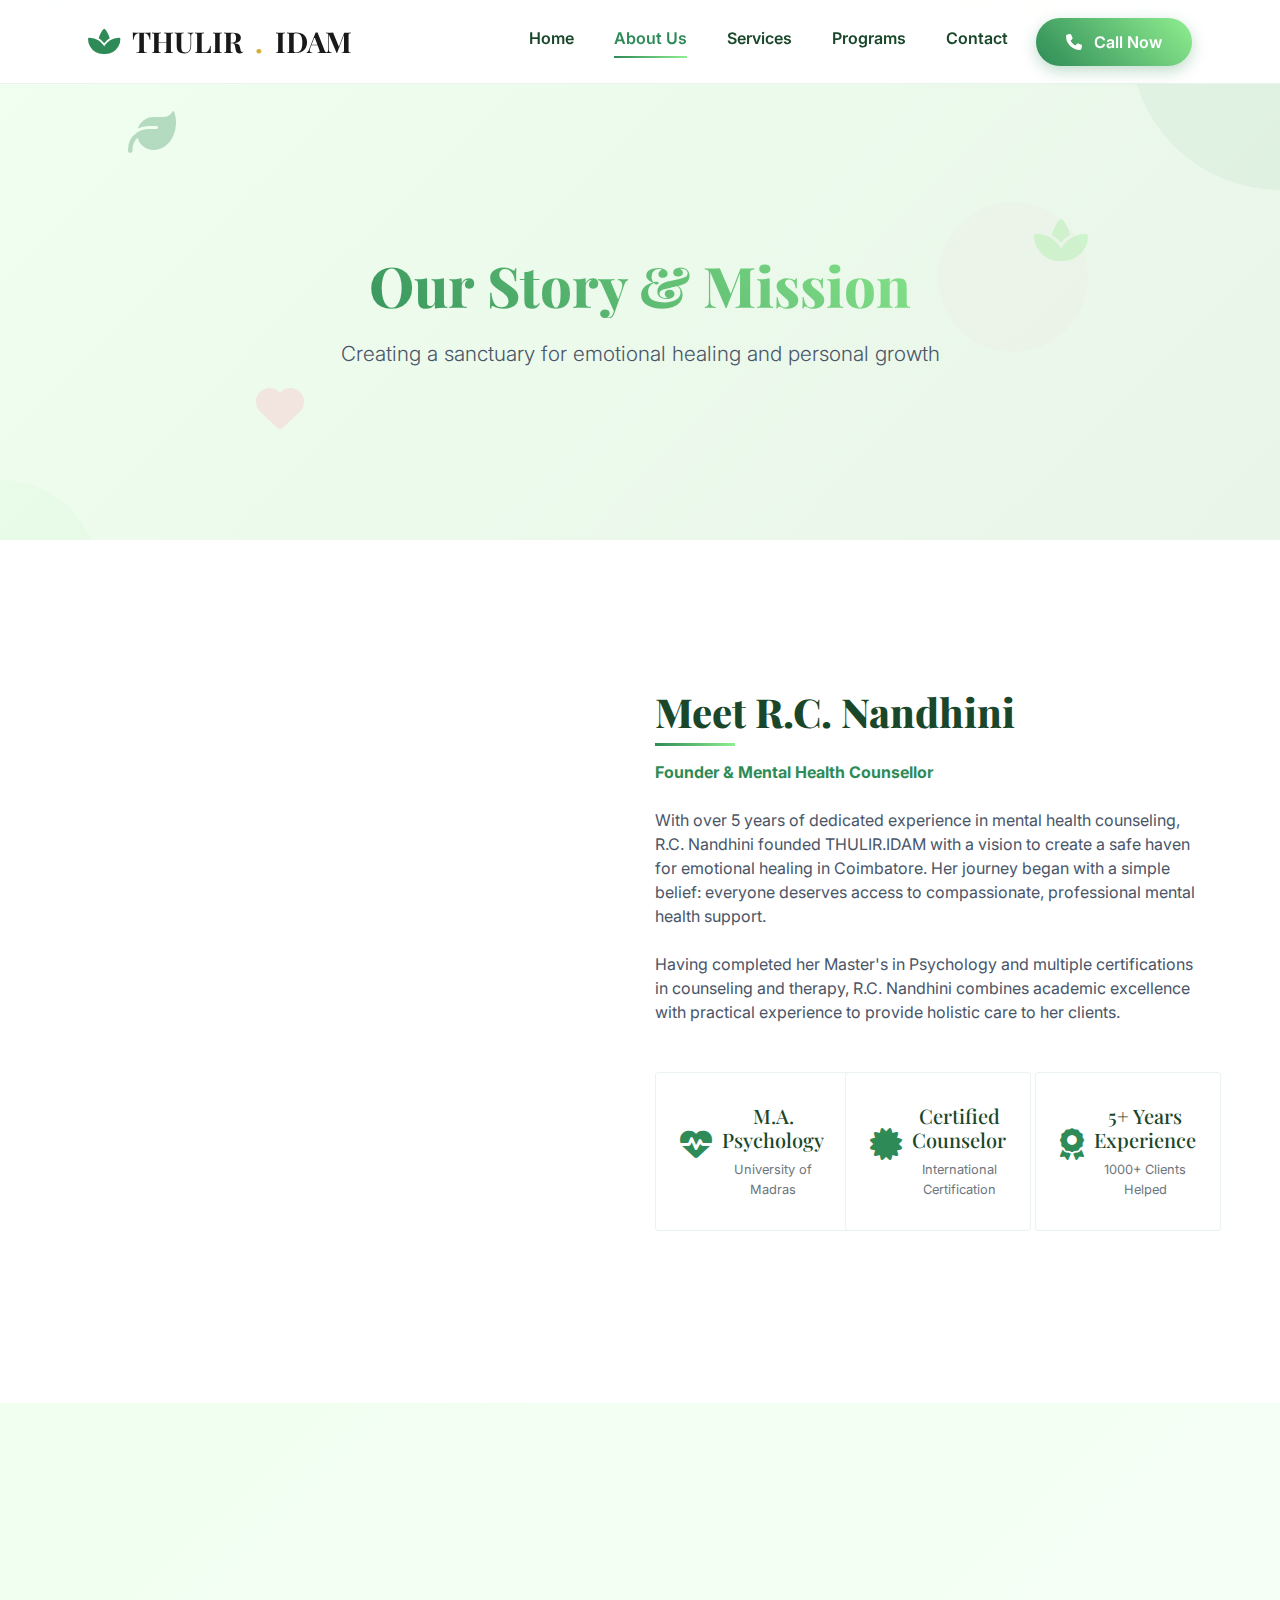
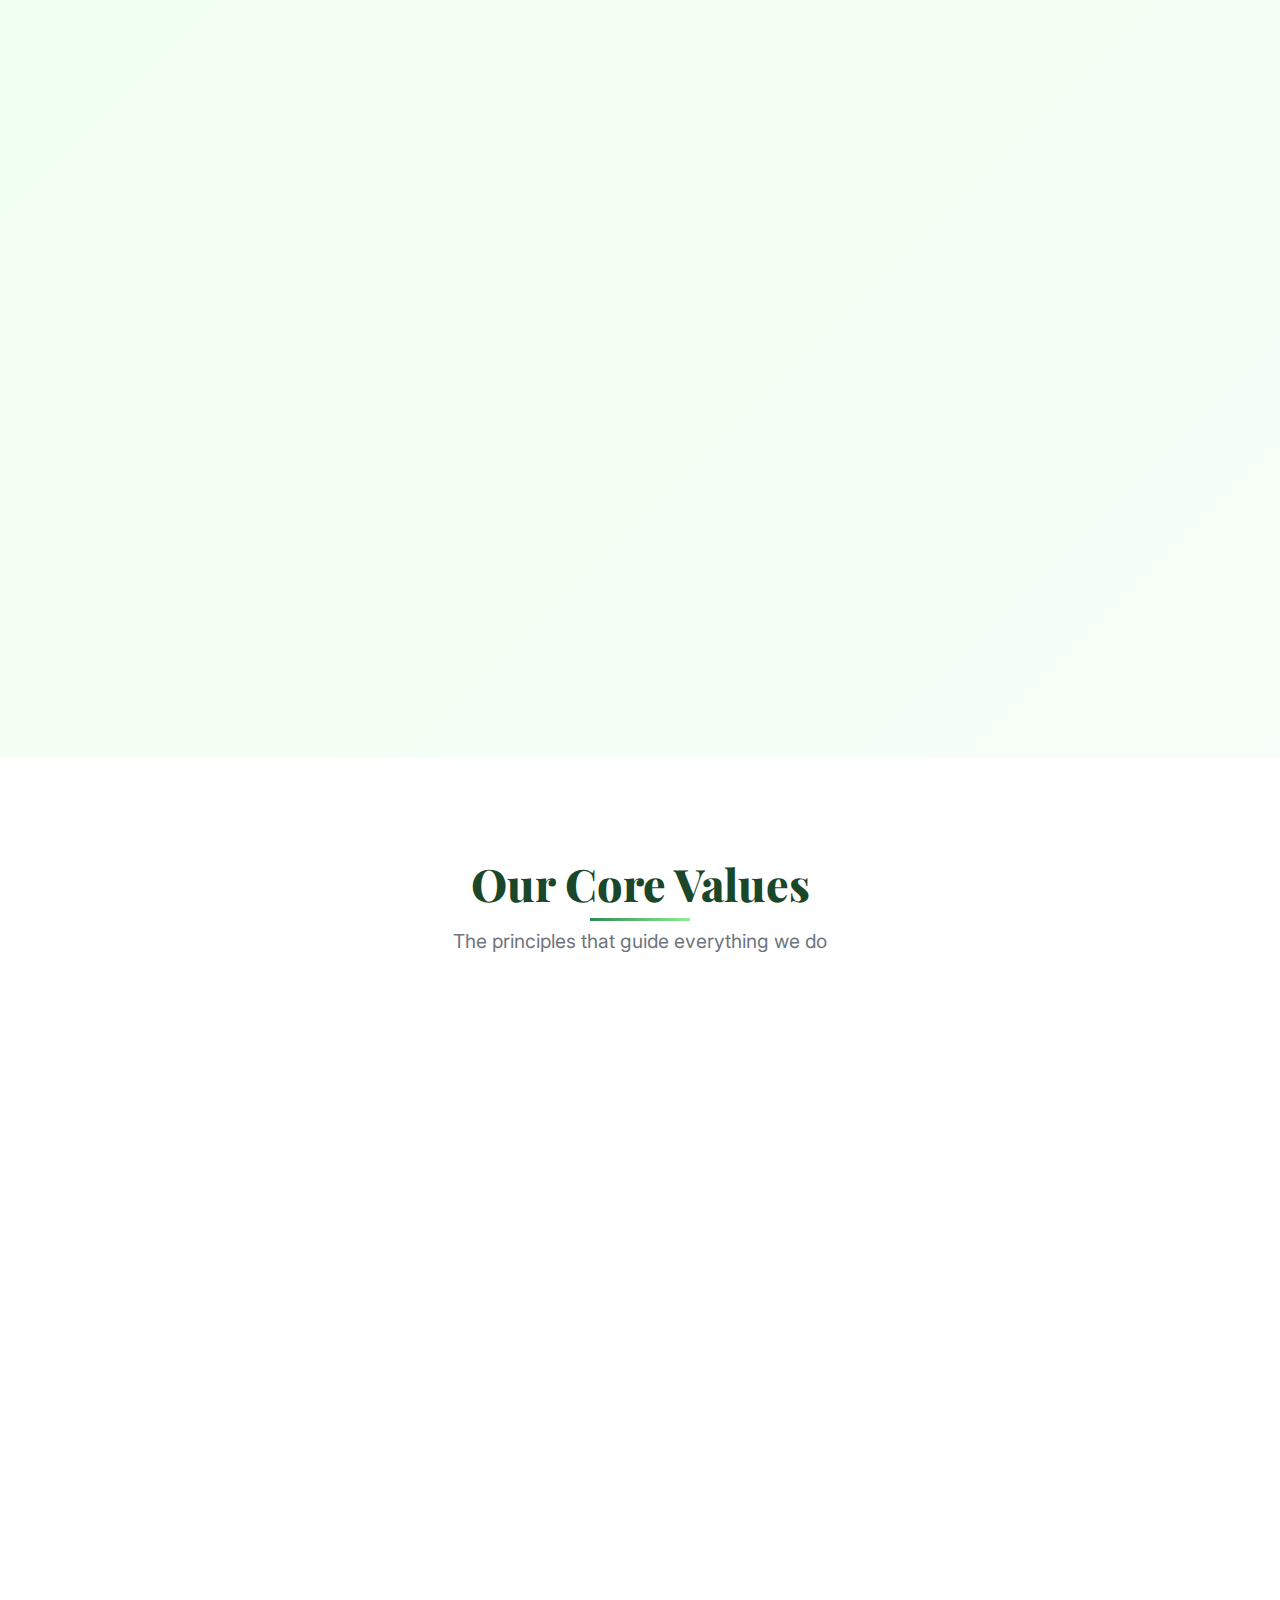
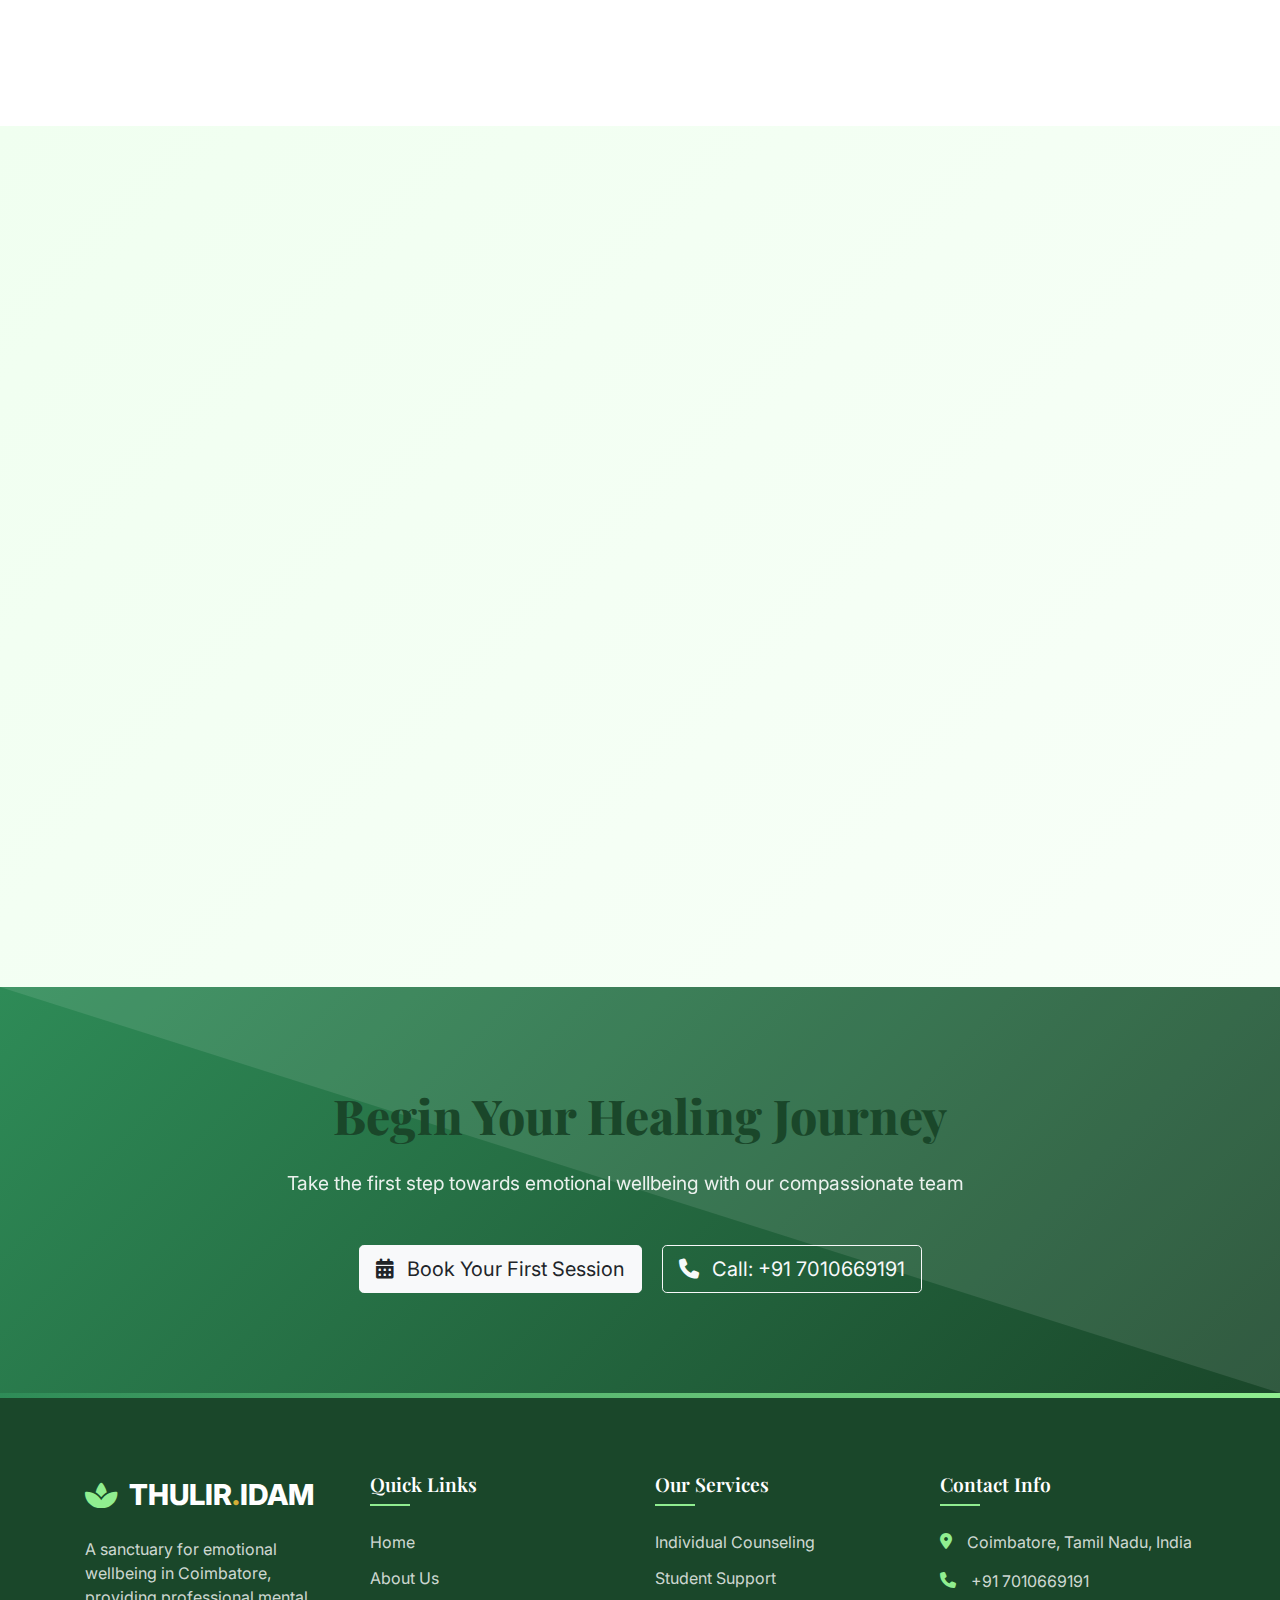
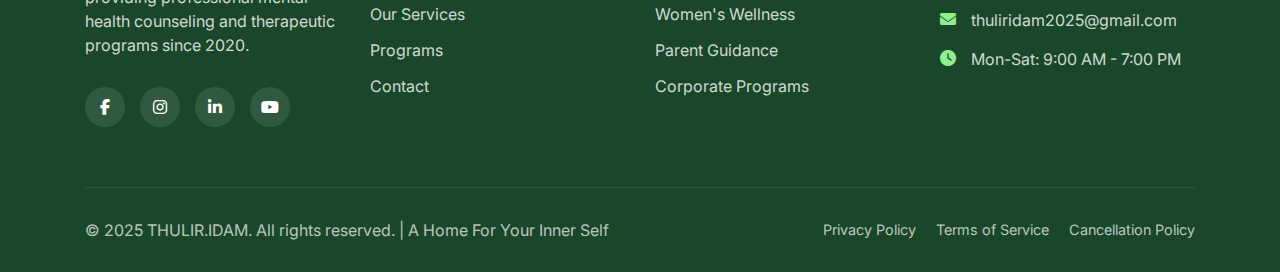
<file: about.html>
<!DOCTYPE html>
<html lang="en">
<head>
    <meta charset="UTF-8">
    <meta name="viewport" content="width=device-width, initial-scale=1.0">
    <title>About Us | THULIR.IDAM - Our Story & Mission</title>
    <meta name="description" content="Learn about THULIR.IDAM's journey, our founder R.C. Nandhini, and our mission to provide compassionate mental health counseling in Coimbatore.">
    <meta name="keywords" content="about mental health counseling Coimbatore, R.C. Nandhini founder, therapy center story, counseling mission vision">
    
    <!-- Bootstrap 4 CSS -->
    <link rel="stylesheet" href="https://cdn.jsdelivr.net/npm/bootstrap@4.6.2/dist/css/bootstrap.min.css">
    
    <!-- Favicon -->
    <link rel="icon" type="image/x-icon" href="images/favicon.ico">
    
    <!-- Animate.css -->
    <link rel="stylesheet" href="https://cdnjs.cloudflare.com/ajax/libs/animate.css/4.1.1/animate.min.css">
    
    <!-- Fonts -->
    <link rel="preconnect" href="https://fonts.googleapis.com">
    <link rel="preconnect" href="https://fonts.gstatic.com" crossorigin>
    <link href="https://fonts.googleapis.com/css2?family=Inter:wght@300;400;500;600;700;800&family=Playfair+Display:wght@400;500;600;700;800&display=swap" rel="stylesheet">
    
    <!-- Icons -->
    <link rel="stylesheet" href="https://cdnjs.cloudflare.com/ajax/libs/font-awesome/6.4.0/css/all.min.css">

    <!-- Main CSS -->
    <link rel="stylesheet" href="css/style.css">
    
    <style>
        /* ===== PREMIUM ABOUT PAGE CSS ===== */
        :root {
            --primary: #2E8B57;
            --primary-dark: #1A472A;
            --primary-light: #90EE90;
            --accent: #FFB6C1;
            --light: #F0FFF0;
            --dark: #1A472A;
            --gold: #D4AF37;
            --text-dark: #1A472A;
            --text-light: #4a5568;
            --shadow: rgba(46, 139, 87, 0.15);
        }
        
        
        /* Hero Banner */
        .page-hero {
            padding: 180px 0 100px;
            background: linear-gradient(135deg, #F0FFF0 0%, #E8F5E8 100%);
            position: relative;
            overflow: hidden;
            min-height: 60vh;
            display: flex;
            align-items: center;
        }
        
        .hero-shapes {
            position: absolute;
            width: 100%;
            height: 100%;
            pointer-events: none;
        }
        
        .shape {
            position: absolute;
            border-radius: 50%;
            background: rgba(46, 139, 87, 0.05);
            animation: floatShape 20s linear infinite;
        }
        
        .shape-1 {
            width: 300px;
            height: 300px;
            top: -150px;
            right: -150px;
            animation-delay: 0s;
        }
        
        .shape-2 {
            width: 200px;
            height: 200px;
            bottom: -100px;
            left: -100px;
            background: rgba(144, 238, 144, 0.05);
            animation-delay: 5s;
        }
        
        .shape-3 {
            width: 150px;
            height: 150px;
            top: 30%;
            right: 15%;
            background: rgba(255, 182, 193, 0.05);
            animation-delay: 10s;
        }
        
        @keyframes floatShape {
            0%, 100% { transform: translate(0, 0) rotate(0deg); }
            25% { transform: translate(20px, 20px) rotate(90deg); }
            50% { transform: translate(0, 40px) rotate(180deg); }
            75% { transform: translate(-20px, 20px) rotate(270deg); }
        }
        
        .page-hero h1 {
            font-size: 3.5rem;
            font-weight: 800;
            line-height: 1.2;
            margin-bottom: 20px;
            background: linear-gradient(45deg, var(--primary), var(--primary-light));
            -webkit-background-clip: text;
            -webkit-text-fill-color: transparent;
            background-clip: text;
        }
        
        .page-hero .lead {
            font-size: 1.3rem;
            color: var(--text-light);
            max-width: 600px;
            margin: 0 auto;
        }
        
        /* Founder Story Section */
        .founder-story {
            background: white;
            position: relative;
        }
        
        .founder-image {
            position: relative;
            border-radius: 20px;
            overflow: hidden;
            box-shadow: 0 20px 40px var(--shadow);
            transition: transform 0.5s ease;
        }
        
        .founder-image:hover {
            transform: translateY(-10px);
        }
        
        .founder-image::before {
            content: '';
            position: absolute;
            top: -20px;
            left: -20px;
            right: -20px;
            bottom: -20px;
            background: linear-gradient(45deg, var(--primary), var(--primary-light));
            opacity: 0.1;
            border-radius: 20px;
            z-index: -1;
        }
        
        .founder-text h2 {
            font-size: 2.5rem;
            font-weight: 800;
            margin-bottom: 15px;
            position: relative;
            display: inline-block;
        }
        
        .founder-text h2::after {
            content: '';
            position: absolute;
            bottom: -10px;
            left: 0;
            width: 80px;
            height: 3px;
            background: linear-gradient(90deg, var(--primary), var(--primary-light));
        }
        
        .text-primary {
            color: var(--primary) !important;
        }
        
        .qualifications-grid {
            margin-top: 40px;
        }
        
        .qualification-item {
            background: white;
            border: 1px solid rgba(46, 139, 87, 0.1) !important;
            transition: all 0.3s ease;
            height: 100%;
        }
        
        .qualification-item:hover {
            transform: translateY(-5px);
            box-shadow: 0 15px 30px var(--shadow);
            border-color: var(--primary) !important;
        }
        
        .qualification-item i {
            transition: all 0.3s ease;
        }
        
        .qualification-item:hover i {
            transform: scale(1.2);
            color: var(--primary) !important;
        }
        
        /* Mission Section */
        .mission-section {
            background: linear-gradient(135deg, var(--light) 0%, #F8FFF8 100%);
        }
        
        .mission-point {
            background: white;
            padding: 25px;
            border-radius: 15px;
            margin-bottom: 20px;
            border: 1px solid rgba(46, 139, 87, 0.1);
            transition: all 0.3s ease;
        }
        
        .mission-point:hover {
            transform: translateX(10px);
            box-shadow: 0 15px 30px var(--shadow);
            border-color: var(--primary);
        }
        
        .mission-point i {
            transition: all 0.3s ease;
        }
        
        .mission-point:hover i {
            transform: scale(1.2);
        }
        
        .mission-image {
            position: relative;
            border-radius: 20px;
            overflow: hidden;
            box-shadow: 0 20px 40px var(--shadow);
            transition: transform 0.5s ease;
        }
        
        .mission-image:hover {
            transform: translateY(-10px);
        }
        
        /* Values Section */
        .values-section {
            background: white;
        }
        
        .section-title {
            font-size: 2.8rem;
            font-weight: 800;
            margin-bottom: 20px;
            position: relative;
            display: inline-block;
        }
        
        .section-title::after {
            content: '';
            position: absolute;
            bottom: -10px;
            left: 50%;
            transform: translateX(-50%);
            width: 100px;
            height: 3px;
            background: linear-gradient(90deg, var(--primary), var(--primary-light));
        }
        
        .section-subtitle {
            font-size: 1.2rem;
            max-width: 700px;
            margin: 0 auto;
        }
        
        .value-card {
            background: white;
            border: 1px solid rgba(46, 139, 87, 0.1) !important;
            transition: all 0.4s ease;
            position: relative;
            overflow: hidden;
        }
        
        .value-card::before {
            content: '';
            position: absolute;
            top: 0;
            left: 0;
            right: 0;
            height: 5px;
            background: linear-gradient(90deg, var(--primary), var(--primary-light));
            transform: scaleX(0);
            transition: transform 0.4s ease;
        }
        
        .value-card:hover::before {
            transform: scaleX(1);
        }
        
        .value-card:hover {
            transform: translateY(-10px);
            box-shadow: 0 20px 40px var(--shadow);
            border-color: transparent !important;
        }
        
        .value-icon {
            transition: all 0.3s ease;
        }
        
        .value-card:hover .value-icon {
            transform: scale(1.1);
        }
        
        /* Approach Section */
        .approach-section {
            background: linear-gradient(135deg, var(--light) 0%, #F8FFF8 100%);
        }
        
        .approach-image {
            position: relative;
            border-radius: 20px;
            overflow: hidden;
            box-shadow: 0 20px 40px var(--shadow);
            transition: transform 0.5s ease;
        }
        
        .approach-image:hover {
            transform: translateY(-10px);
        }
        
        .method {
            background: white;
            padding: 20px;
            border-radius: 12px;
            margin-bottom: 15px;
            border: 1px solid rgba(46, 139, 87, 0.1);
            transition: all 0.3s ease;
        }
        
        .method:hover {
            transform: translateX(10px);
            box-shadow: 0 10px 25px var(--shadow);
            border-color: var(--primary);
        }
        
        .method h4 {
            color: var(--primary);
            font-weight: 600;
        }
        
        /* CTA Section */
        .cta-section {
            padding: 100px 0;
            background: linear-gradient(135deg, var(--primary), var(--primary-dark));
            color: white;
            position: relative;
            overflow: hidden;
        }
        
        .cta-section::before {
            content: '';
            position: absolute;
            top: 0;
            left: 0;
            right: 0;
            bottom: 0;
            background: url('data:image/svg+xml,<svg xmlns="http://www.w3.org/2000/svg" viewBox="0 0 100 100" preserveAspectRatio="none"><path d="M0,0 L100,0 L100,100 Z" fill="rgba(255,255,255,0.1)"/></svg>');
            background-size: cover;
        }
        
        .cta-title {
            font-size: 3rem;
            font-weight: 800;
            margin-bottom: 20px;
            font-family: 'Playfair Display', serif;
            position: relative;
            z-index: 2;
        }
        
        .cta-description {
            font-size: 1.2rem;
            opacity: 0.9;
            margin-bottom: 40px;
            max-width: 700px;
            position: relative;
            z-index: 2;
        }
        
        /* Floating Elements */
        .floating-element {
            position: absolute;
            animation: float 6s ease-in-out infinite;
            opacity: 0.3;
            z-index: 1;
        }
        
        @keyframes float {
            0%, 100% { transform: translateY(0) rotate(0deg); }
            50% { transform: translateY(-20px) rotate(5deg); }
        }
        
        
        /* Reveal Animation */
        .reveal {
            opacity: 0;
            transform: translateY(30px);
            transition: all 0.8s ease;
        }
        
        .reveal.active {
            opacity: 1;
            transform: translateY(0);
        }
        
        .stagger-item {
            opacity: 0;
            transform: translateY(20px);
            transition: all 0.6s ease;
        }
        
        .stagger-item.active {
            opacity: 1;
            transform: translateY(0);
        }
        
        /* Leaf Animation */
        .leaf {
            position: absolute;
            font-size: 1.2rem;
            color: var(--primary-light);
            opacity: 0.6;
            animation: fall linear infinite;
            z-index: 1;
            pointer-events: none;
            text-shadow: 0 0 10px rgba(144, 238, 144, 0.3);
        }
        
        .leaf-large {
            font-size: 1.8rem;
            opacity: 0.4;
        }
        
        .leaf-small {
            font-size: 0.8rem;
            opacity: 0.8;
        }
        
        @keyframes fall {
            0% {
                transform: translateY(-100px) rotate(0deg) translateX(0);
                opacity: 0;
            }
            10% {
                opacity: 0.8;
            }
            90% {
                opacity: 0.6;
            }
            100% {
                transform: translateY(100vh) rotate(720deg) translateX(50px);
                opacity: 0;
            }
        }
        
        /* Responsive Design */
        @media (max-width: 1200px) {
            .page-hero h1 {
                font-size: 3rem;
            }
            
            .section-title {
                font-size: 2.5rem;
            }
            
            .cta-title {
                font-size: 2.5rem;
            }
        }
        
        @media (max-width: 992px) {
            .page-hero h1 {
                font-size: 2.5rem;
            }
            
            .founder-text h2,
            .section-title {
                font-size: 2rem;
            }
            
            .page-hero .lead {
                font-size: 1.1rem;
            }
            
            .cta-title {
                font-size: 2rem;
            }
        }
        
        @media (max-width: 768px) {
            .page-hero {
                padding: 150px 0 80px;
            }
            
            .page-hero h1 {
                font-size: 2.2rem;
            }
            
            .founder-text h2,
            .section-title {
                font-size: 1.8rem;
            }
            
            .qualifications-grid .col-md-4 {
                margin-bottom: 20px;
            }
            
            .footer-bottom-content {
                flex-direction: column;
                text-align: center;
            }
            
            .footer-bottom-links {
                justify-content: center;
            }
        }
        
        @media (max-width: 576px) {
            .page-hero h1 {
                font-size: 1.8rem;
            }
            
            .founder-text h2,
            .section-title {
                font-size: 1.6rem;
            }
            
            .btn-primary,
            .btn-outline-primary,
            .btn-light {
                padding: 10px 20px;
                font-size: 0.9rem;
            }
        }
    </style>
</head>
<body>
    <!-- Header Navigation -->
    <header class="main-header">
        <nav class="navbar navbar-expand-lg navbar-light">
            <div class="container">
                <a class="navbar-brand" href="index.html">
                    <i class="fas fa-spa"></i>
                    <span class="logo-main">THULIR</span>
                    <span class="logo-dot">.</span>
                    <span class="logo-sub">IDAM</span>
                </a>
                
                <button class="navbar-toggler" type="button" data-toggle="collapse" data-target="#navbarNav" 
                        aria-controls="navbarNav" aria-expanded="false" aria-label="Toggle navigation">
                    <span class="navbar-toggler-icon"></span>
                </button>
                
                <div class="collapse navbar-collapse" id="navbarNav">
                    <ul class="navbar-nav ml-auto">
                        <li class="nav-item">
                            <a class="nav-link" href="index.html">Home</a>
                        </li>
                        <li class="nav-item">
                            <a class="nav-link active" href="about.html">About Us</a>
                        </li>
                        <li class="nav-item dropdown">
                            <a class="nav-link dropdown-toggle" href="#" id="servicesDropdown" 
                               role="button" data-toggle="dropdown" aria-haspopup="true" aria-expanded="false">
                                Services
                            </a>
                            <div class="dropdown-menu" aria-labelledby="servicesDropdown">
                                <a class="dropdown-item" href="services/counselling.html">Counselling</a>
                                <a class="dropdown-item" href="services/bold-butterflies.html">Bold Butterflies</a>
                                <a class="dropdown-item" href="services/paavai-mozhi.html">Paavai Mozhi</a>
                                <a class="dropdown-item" href="services/the-roots.html">The Roots</a>
                                <a class="dropdown-item" href="services/eap.html">Employee Assistance</a>
                                <a class="dropdown-item" href="services/skill-lab.html">Skill Set Lab</a>
                            </div>
                        </li>
                        <li class="nav-item">
                            <a class="nav-link" href="programs.html">Programs</a>
                        </li>
                        <li class="nav-item">
                            <a class="nav-link" href="contact.html">Contact</a>
                        </li>
                        <li class="nav-item ml-lg-2 mt-2 mt-lg-0">
                            <a href="tel:+917010669191" class="btn btn-primary">
                                <i class="fas fa-phone mr-2"></i> Call Now
                            </a>
                        </li>
                    </ul>
                </div>
            </div>
        </nav>
    </header>

    <!-- About Hero -->
    <section class="page-hero">
        <div class="hero-shapes">
            <div class="shape shape-1"></div>
            <div class="shape shape-2"></div>
            <div class="shape shape-3"></div>
        </div>
        
        <div class="floating-element" style="animation-delay: 0s; top: 20%; left: 10%;">
            <i class="fas fa-leaf fa-3x" style="color: var(--primary);"></i>
        </div>
        <div class="floating-element" style="animation-delay: 2s; top: 40%; right: 15%;">
            <i class="fas fa-spa fa-3x" style="color: var(--primary-light);"></i>
        </div>
        <div class="floating-element" style="animation-delay: 4s; bottom: 20%; left: 20%;">
            <i class="fas fa-heart fa-3x" style="color: var(--accent);"></i>
        </div>
        
        <div class="container">
            <div class="row justify-content-center text-center">
                <div class="col-lg-8">
                    <h1 class="animate__animated animate__fadeInDown">Our Story & Mission</h1>
                    <p class="lead animate__animated animate__fadeInUp animate__delay-1s">Creating a sanctuary for emotional healing and personal growth</p>
                </div>
            </div>
        </div>
    </section>

    <!-- Founder Story -->
    <section class="section founder-story">
        <div class="container">
            <div class="row align-items-center">
                <div class="col-lg-6 mb-5 mb-lg-0">
                    <div class="founder-image reveal">
                        <img src="images/nandhini.png" alt="R.C. Nandhini - Founder & Mental Health Counselor" 
                             class="img-fluid rounded" loading="lazy">
                    </div>
                </div>
                <div class="col-lg-6">
                    <div class="founder-text reveal">
                        <h2 class="mb-4">Meet R.C. Nandhini</h2>
                        <p class="text-primary font-weight-bold mb-4">Founder & Mental Health Counsellor</p>
                        <p class="mb-4">With over 5 years of dedicated experience in mental health counseling, R.C. Nandhini founded THULIR.IDAM with a vision to create a safe haven for emotional healing in Coimbatore. Her journey began with a simple belief: everyone deserves access to compassionate, professional mental health support.</p>
                        <p class="mb-5">Having completed her Master's in Psychology and multiple certifications in counseling and therapy, R.C. Nandhini combines academic excellence with practical experience to provide holistic care to her clients.</p>
                        
                        <div class="qualifications-grid row">
                            <div class="col-md-4 mb-4">
                                <div class="qualification-item text-center p-4 rounded border">
                                    <i class="fas fa-heartbeat fa-2x mb-3 text-primary"></i>
                                    <div>
                                        <h4 class="h5 mb-2">M.A. Psychology</h4>
                                        <p class="text-muted small mb-0">University of Madras</p>
                                    </div>
                                </div>
                            </div>
                            <div class="col-md-4 mb-4">
                                <div class="qualification-item text-center p-4 rounded border">
                                    <i class="fas fa-certificate fa-2x mb-3 text-primary"></i>
                                    <div>
                                        <h4 class="h5 mb-2">Certified Counselor</h4>
                                        <p class="text-muted small mb-0">International Certification</p>
                                    </div>
                                </div>
                            </div>
                            <div class="col-md-4 mb-4">
                                <div class="qualification-item text-center p-4 rounded border">
                                    <i class="fas fa-award fa-2x mb-3 text-primary"></i>
                                    <div>
                                        <h4 class="h5 mb-2">5+ Years Experience</h4>
                                        <p class="text-muted small mb-0">1000+ Clients Helped</p>
                                    </div>
                                </div>
                            </div>
                        </div>
                    </div>
                </div>
            </div>
        </div>
    </section>

    <!-- Our Mission -->
    <section class="section mission-section">
        <div class="container">
            <div class="row align-items-center">
                <div class="col-lg-6 mb-5 mb-lg-0">
                    <div class="mission-text reveal">
                        <h2 class="mb-4">Our Mission & Vision</h2>
                        <p class="mb-5">At THULIR.IDAM, our mission is to provide accessible, compassionate, and professional mental health support that empowers individuals to overcome challenges, build resilience, and lead fulfilling lives.</p>
                        
                        <div class="mission-points">
                            <div class="mission-point d-flex mb-4">
                                <div class="mr-4">
                                    <i class="fas fa-heart fa-2x text-primary"></i>
                                </div>
                                <div>
                                    <h4 class="h5 mb-2">Compassionate Care</h4>
                                    <p class="text-muted mb-0">Providing empathetic, non-judgmental support in a safe environment</p>
                                </div>
                            </div>
                            <div class="mission-point d-flex mb-4">
                                <div class="mr-4">
                                    <i class="fas fa-handshake fa-2x text-primary"></i>
                                </div>
                                <div>
                                    <h4 class="h5 mb-2">Accessibility</h4>
                                    <p class="text-muted mb-0">Making mental health support available to everyone who needs it</p>
                                </div>
                            </div>
                            <div class="mission-point d-flex mb-4">
                                <div class="mr-4">
                                    <i class="fas fa-lightbulb fa-2x text-primary"></i>
                                </div>
                                <div>
                                    <h4 class="h5 mb-2">Evidence-Based Practice</h4>
                                    <p class="text-muted mb-0">Using proven therapeutic techniques and approaches</p>
                                </div>
                            </div>
                            <div class="mission-point d-flex">
                                <div class="mr-4">
                                    <i class="fas fa-users fa-2x text-primary"></i>
                                </div>
                                <div>
                                    <h4 class="h5 mb-2">Community Impact</h4>
                                    <p class="text-muted mb-0">Building a supportive community for mental wellness</p>
                                </div>
                            </div>
                        </div>
                    </div>
                </div>
                <div class="col-lg-6">
                    <div class="mission-image reveal">
                        <img src="images/mission.png" alt="Our Mission - Mental Health Support Community" 
                             class="img-fluid rounded" loading="lazy">
                    </div>
                </div>
            </div>
        </div>
    </section>

    <!-- Our Values -->
    <section class="section values-section">
        <div class="container">
            <div class="row justify-content-center text-center mb-5">
                <div class="col-lg-8">
                    <h2 class="section-title mb-3">Our Core Values</h2>
                    <p class="section-subtitle text-muted">The principles that guide everything we do</p>
                </div>
            </div>
            
            <div class="row">
                <div class="col-md-6 col-lg-4 mb-4 stagger-item">
                    <div class="value-card text-center p-5 rounded border h-100">
                        <div class="value-icon mb-4">
                            <i class="fas fa-user-shield fa-3x text-primary"></i>
                        </div>
                        <h3 class="h4 mb-3">Confidentiality</h3>
                        <p class="text-muted mb-0">Complete privacy and discretion in all counseling sessions and communications</p>
                    </div>
                </div>
                
                <div class="col-md-6 col-lg-4 mb-4 stagger-item">
                    <div class="value-card text-center p-5 rounded border h-100">
                        <div class="value-icon mb-4">
                            <i class="fas fa-hands-helping fa-3x text-primary"></i>
                        </div>
                        <h3 class="h4 mb-3">Empathy</h3>
                        <p class="text-muted mb-0">Understanding and sharing feelings with genuine compassion and care</p>
                    </div>
                </div>
                
                <div class="col-md-6 col-lg-4 mb-4 stagger-item">
                    <div class="value-card text-center p-5 rounded border h-100">
                        <div class="value-icon mb-4">
                            <i class="fas fa-star fa-3x text-primary"></i>
                        </div>
                        <h3 class="h4 mb-3">Excellence</h3>
                        <p class="text-muted mb-0">Commitment to the highest standards of professional practice</p>
                    </div>
                </div>
                
                <div class="col-md-6 col-lg-4 mb-4 stagger-item">
                    <div class="value-card text-center p-5 rounded border h-100">
                        <div class="value-icon mb-4">
                            <i class="fas fa-balance-scale fa-3x text-primary"></i>
                        </div>
                        <h3 class="h4 mb-3">Integrity</h3>
                        <p class="text-muted mb-0">Honest, ethical practice in all aspects of our work</p>
                    </div>
                </div>
                
                <div class="col-md-6 col-lg-4 mb-4 stagger-item">
                    <div class="value-card text-center p-5 rounded border h-100">
                        <div class="value-icon mb-4">
                            <i class="fas fa-brain fa-3x text-primary"></i>
                        </div>
                        <h3 class="h4 mb-3">Holistic Approach</h3>
                        <p class="text-muted mb-0">Addressing mental, emotional, and social aspects of wellbeing</p>
                    </div>
                </div>
                
                <div class="col-md-6 col-lg-4 mb-4 stagger-item">
                    <div class="value-card text-center p-5 rounded border h-100">
                        <div class="value-icon mb-4">
                            <i class="fas fa-seedling fa-3x text-primary"></i>
                        </div>
                        <h3 class="h4 mb-3">Growth Focused</h3>
                        <p class="text-muted mb-0">Empowering clients towards personal growth and positive change</p>
                    </div>
                </div>
            </div>
        </div>
    </section>

    <!-- Our Approach -->
    <section class="section approach-section">
        <div class="container">
            <div class="row align-items-center">
                <div class="col-lg-6 mb-5 mb-lg-0">
                    <div class="approach-image reveal">
                        <img src="images/approach.png" alt="Therapeutic Approach - Counseling Methodology" 
                             class="img-fluid rounded" loading="lazy">
                    </div>
                </div>
                
                <div class="col-lg-6">
                    <div class="approach-text reveal">
                        <h2 class="mb-4">Our Therapeutic Approach</h2>
                        <p class="mb-5">At THULIR.IDAM, we believe in a client-centered approach that combines evidence-based therapeutic techniques with compassionate care.</p>
                        
                        <div class="approach-methods">
                            <div class="method mb-4">
                                <h4 class="h5 mb-2">Cognitive Behavioral Therapy (CBT)</h4>
                                <p class="text-muted mb-0">Identifying and changing negative thought patterns and behaviors</p>
                            </div>
                            <div class="method mb-4">
                                <h4 class="h5 mb-2">Person-Centered Therapy</h4>
                                <p class="text-muted mb-0">Creating a supportive environment for self-exploration and growth</p>
                            </div>
                            <div class="method mb-4">
                                <h4 class="h5 mb-2">Solution-Focused Brief Therapy</h4>
                                <p class="text-muted mb-0">Focusing on solutions and future possibilities rather than problems</p>
                            </div>
                            <div class="method">
                                <h4 class="h5 mb-2">Mindfulness-Based Techniques</h4>
                                <p class="text-muted mb-0">Incorporating mindfulness practices for emotional regulation</p>
                            </div>
                        </div>
                    </div>
                </div>
            </div>
        </div>
    </section>

    <!-- CTA Section -->
    <section class="section cta-section">
        <div class="container">
            <div class="row justify-content-center text-center">
                <div class="col-lg-8">
                    <h2 class="cta-title mb-4">Begin Your Healing Journey</h2>
                    <p class="cta-description mb-5">
                        Take the first step towards emotional wellbeing with our compassionate team
                    </p>
                    <div class="cta-buttons">
                        <a href="contact.html" class="btn btn-light btn-lg mr-3">
                            <i class="fas fa-calendar-alt mr-2"></i> Book Your First Session
                        </a>
                        <a href="tel:+917010669191" class="btn btn-outline-light btn-lg">
                            <i class="fas fa-phone mr-2"></i> Call: +91 7010669191
                        </a>
                    </div>
                </div>
            </div>
        </div>
    </section>

    <!-- Footer -->
    <footer class="main-footer">
        <div class="container">
            <div class="row">
                <div class="col-lg-3 col-md-6 mb-5 mb-lg-0">
                    <div class="footer-section">
                        <div class="footer-logo">
                            <i class="fas fa-spa"></i>
                            <div class="footer-logo-text">
                                <span>THULIR</span><span class="logo-dot">.</span><span>IDAM</span>
                            </div>
                        </div>
                        <p class="footer-description">
                            A sanctuary for emotional wellbeing in Coimbatore, providing professional 
                            mental health counseling and therapeutic programs since 2020.
                        </p>
                        <div class="social-links">
                            <a href="#" aria-label="Facebook"><i class="fab fa-facebook-f"></i></a>
                            <a href="#" aria-label="Instagram"><i class="fab fa-instagram"></i></a>
                            <a href="#" aria-label="LinkedIn"><i class="fab fa-linkedin-in"></i></a>
                            <a href="#" aria-label="YouTube"><i class="fab fa-youtube"></i></a>
                        </div>
                    </div>
                </div>
                
                <div class="col-lg-3 col-md-6 mb-5 mb-lg-0">
                    <div class="footer-section">
                        <h3 class="h5 mb-4">Quick Links</h3>
                        <ul class="footer-links">
                            <li><a href="index.html">Home</a></li>
                            <li><a href="about.html">About Us</a></li>
                            <li><a href="services/index.html">Our Services</a></li>
                            <li><a href="programs.html">Programs</a></li>
                            <li><a href="contact.html">Contact</a></li>
                        </ul>
                    </div>
                </div>
                
                <div class="col-lg-3 col-md-6 mb-5 mb-md-0">
                    <div class="footer-section">
                        <h3 class="h5 mb-4">Our Services</h3>
                        <ul class="footer-links">
                            <li><a href="services/counselling.html">Individual Counseling</a></li>
                            <li><a href="services/bold-butterflies.html">Student Support</a></li>
                            <li><a href="services/paavai-mozhi.html">Women's Wellness</a></li>
                            <li><a href="services/the-roots.html">Parent Guidance</a></li>
                            <li><a href="services/eap.html">Corporate Programs</a></li>
                        </ul>
                    </div>
                </div>
                
                <div class="col-lg-3 col-md-6">
                    <div class="footer-section">
                        <h3 class="h5 mb-4">Contact Info</h3>
                        <ul class="footer-contact">
                            <li>
                                <i class="fas fa-map-marker-alt"></i>
                                <span>Coimbatore, Tamil Nadu, India</span>
                            </li>
                            <li>
                                <i class="fas fa-phone"></i>
                                <a href="tel:+917010669191">+91 7010669191</a>
                            </li>
                            <li>
                                <i class="fas fa-envelope"></i>
                                <a href="mailto:thuliridam2025@gmail.com">thuliridam2025@gmail.com</a>
                            </li>
                            <li>
                                <i class="fas fa-clock"></i>
                                <span>Mon-Sat: 9:00 AM - 7:00 PM</span>
                            </li>
                        </ul>
                    </div>
                </div>
            </div>
            
            <div class="footer-bottom">
                <div class="footer-bottom-content">
                    <p class="mb-0">&copy; 2025 THULIR.IDAM. All rights reserved. | A Home For Your Inner Self</p>
                    <div class="footer-bottom-links">
                        <a href="privacy-policy.html">Privacy Policy</a>
                        <a href="terms-of-service.html">Terms of Service</a>
                        <a href="cancellation-policy.html">Cancellation Policy</a>
                    </div>
                </div>
            </div>
        </div>
    </footer>

    <!-- Back to Top Button -->
    <button class="back-to-top" id="backToTop" style="display: none; position: fixed; bottom: 30px; right: 30px; width: 50px; height: 50px; background: linear-gradient(45deg, var(--primary), var(--primary-light)); color: white; border: none; border-radius: 50%; cursor: pointer; box-shadow: 0 5px 15px rgba(46, 139, 87, 0.3); z-index: 1000; transition: all 0.3s ease;">
        <i class="fas fa-chevron-up"></i>
    </button>

    <!-- Bootstrap JS and dependencies -->
    <script src="https://cdn.jsdelivr.net/npm/jquery@3.5.1/dist/jquery.slim.min.js"></script>
    <script src="https://cdn.jsdelivr.net/npm/bootstrap@4.6.2/dist/js/bootstrap.bundle.min.js"></script>
    
    <!-- Custom JS -->
    <script>
        // ===== PREMIUM ANIMATIONS FOR ABOUT PAGE =====
        
        $(document).ready(function() {
            // Create falling leaves
            createFallingLeaves();
            
            // Scroll animations
            setupScrollAnimations();
            
            // Back to top button
            setupBackToTop();
            
            // Smooth scroll for anchor links
            setupSmoothScroll();
            
            // Hover animations for cards
            setupCardAnimations();
            
            // Initialize animations
            animateOnScroll();
        });
        
        // Create beautiful falling leaves animation
        function createFallingLeaves() {
            const leaves = [
                '🍃', '🌿', '🍂', '🍁', '🌱', '🍀', '🌾', '☘️',
                '<i class="fas fa-leaf"></i>',
                '<i class="fas fa-feather-alt"></i>',
                '<i class="fas fa-spa"></i>',
                '<i class="fas fa-seedling"></i>',
                '<i class="fas fa-heart"></i>'
            ];
            
            const leafColors = [
                '#2E8B57', // Sea Green
                '#90EE90', // Light Green
                '#32CD32', // Lime Green
                '#98FB98', // Pale Green
                '#00FF7F', // Spring Green
                '#3CB371', // Medium Sea Green
                '#20B2AA', // Light Sea Green
                '#66CDAA'  // Medium Aquamarine
            ];
            
            const container = $('body');
            const leafCount = 15; // Less leaves for content page
            
            for (let i = 0; i < leafCount; i++) {
                const leafIndex = Math.floor(Math.random() * leaves.length);
                const leaf = $(`<div class="leaf">${leaves[leafIndex]}</div>`);
                
                // Random properties
                const left = Math.random() * 100;
                const duration = 20 + Math.random() * 30; // Slower falling
                const delay = Math.random() * 15;
                const size = 0.5 + Math.random() * 1.2;
                const colorIndex = Math.floor(Math.random() * leafColors.length);
                const rotation = Math.random() * 360;
                const leafType = Math.random();
                
                // Add different classes based on type
                if (leafType > 0.7) {
                    leaf.addClass('leaf-large');
                } else if (leafType < 0.3) {
                    leaf.addClass('leaf-small');
                }
                
                leaf.css({
                    left: left + '%',
                    top: '-10px',
                    fontSize: size + 'rem',
                    color: leafColors[colorIndex],
                    opacity: 0.2 + Math.random() * 0.4,
                    animationDuration: duration + 's',
                    animationDelay: delay + 's',
                    transform: `rotate(${rotation}deg)`,
                    filter: `brightness(${0.8 + Math.random() * 0.4})`,
                    zIndex: Math.floor(Math.random() * 10)
                });
                
                container.append(leaf);
            }
        }
        
        // Scroll animations
        function setupScrollAnimations() {
            function animateOnScroll() {
                $('.reveal').each(function() {
                    if ($(this).visible(true)) {
                        $(this).addClass('active');
                    }
                });
                
                // Stagger animation for value cards
                $('.stagger-item').each(function(index) {
                    if ($(this).visible(true)) {
                        setTimeout(() => {
                            $(this).addClass('active');
                        }, index * 200);
                    }
                });
                
                // Parallax effect for shapes
                const scrolled = $(window).scrollTop();
                $('.shape-1').css('transform', `translate(${scrolled * 0.015}px, ${scrolled * 0.02}px)`);
                $('.shape-2').css('transform', `translate(${scrolled * -0.01}px, ${scrolled * 0.015}px)`);
                $('.shape-3').css('transform', `translate(${scrolled * 0.01}px, ${scrolled * -0.01}px)`);
            }
            
            // Initial animation
            animateOnScroll();
            
            // Animate on scroll
            $(window).on('scroll', animateOnScroll);
        }
        
        // Back to top button
        function setupBackToTop() {
            const $backToTop = $('#backToTop');
            
            $backToTop.click(function() {
                $('html, body').animate({ scrollTop: 0 }, 800);
                return false;
            });
            
            $(window).scroll(function() {
                if ($(this).scrollTop() > 300) {
                    $backToTop.fadeIn();
                } else {
                    $backToTop.fadeOut();
                }
            });
        }
        
        // Smooth scroll
        function setupSmoothScroll() {
            $('a[href^="#"]').on('click', function(event) {
                const target = $(this.getAttribute('href'));
                if (target.length) {
                    event.preventDefault();
                    $('html, body').stop().animate({
                        scrollTop: target.offset().top - 80
                    }, 1000);
                }
            });
        }
        
        // Card hover animations
        function setupCardAnimations() {
            $('.qualification-item, .value-card, .mission-point, .method').each(function() {
                $(this).hover(
                    function() {
                        $(this).css('transform', $(this).data('original-transform'));
                    },
                    function() {
                        $(this).css('transform', '');
                    }
                );
            });
            
            // Image hover effects
            $('.founder-image, .mission-image, .approach-image').hover(
                function() {
                    $(this).css('transform', 'translateY(-10px)');
                },
                function() {
                    $(this).css('transform', 'translateY(0)');
                }
            );
        }
        
        // Visibility check function
        $.fn.visible = function(partial) {
            const $t = $(this);
            const $w = $(window);
            const viewTop = $w.scrollTop();
            const viewBottom = viewTop + $w.height();
            const _top = $t.offset().top;
            const _bottom = _top + $t.height();
            const compareTop = partial === true ? _bottom : _top;
            const compareBottom = partial === true ? _top : _bottom;
            
            return ((compareBottom <= viewBottom) && (compareTop >= viewTop));
        };
    </script>
</body>
</html>
</file>
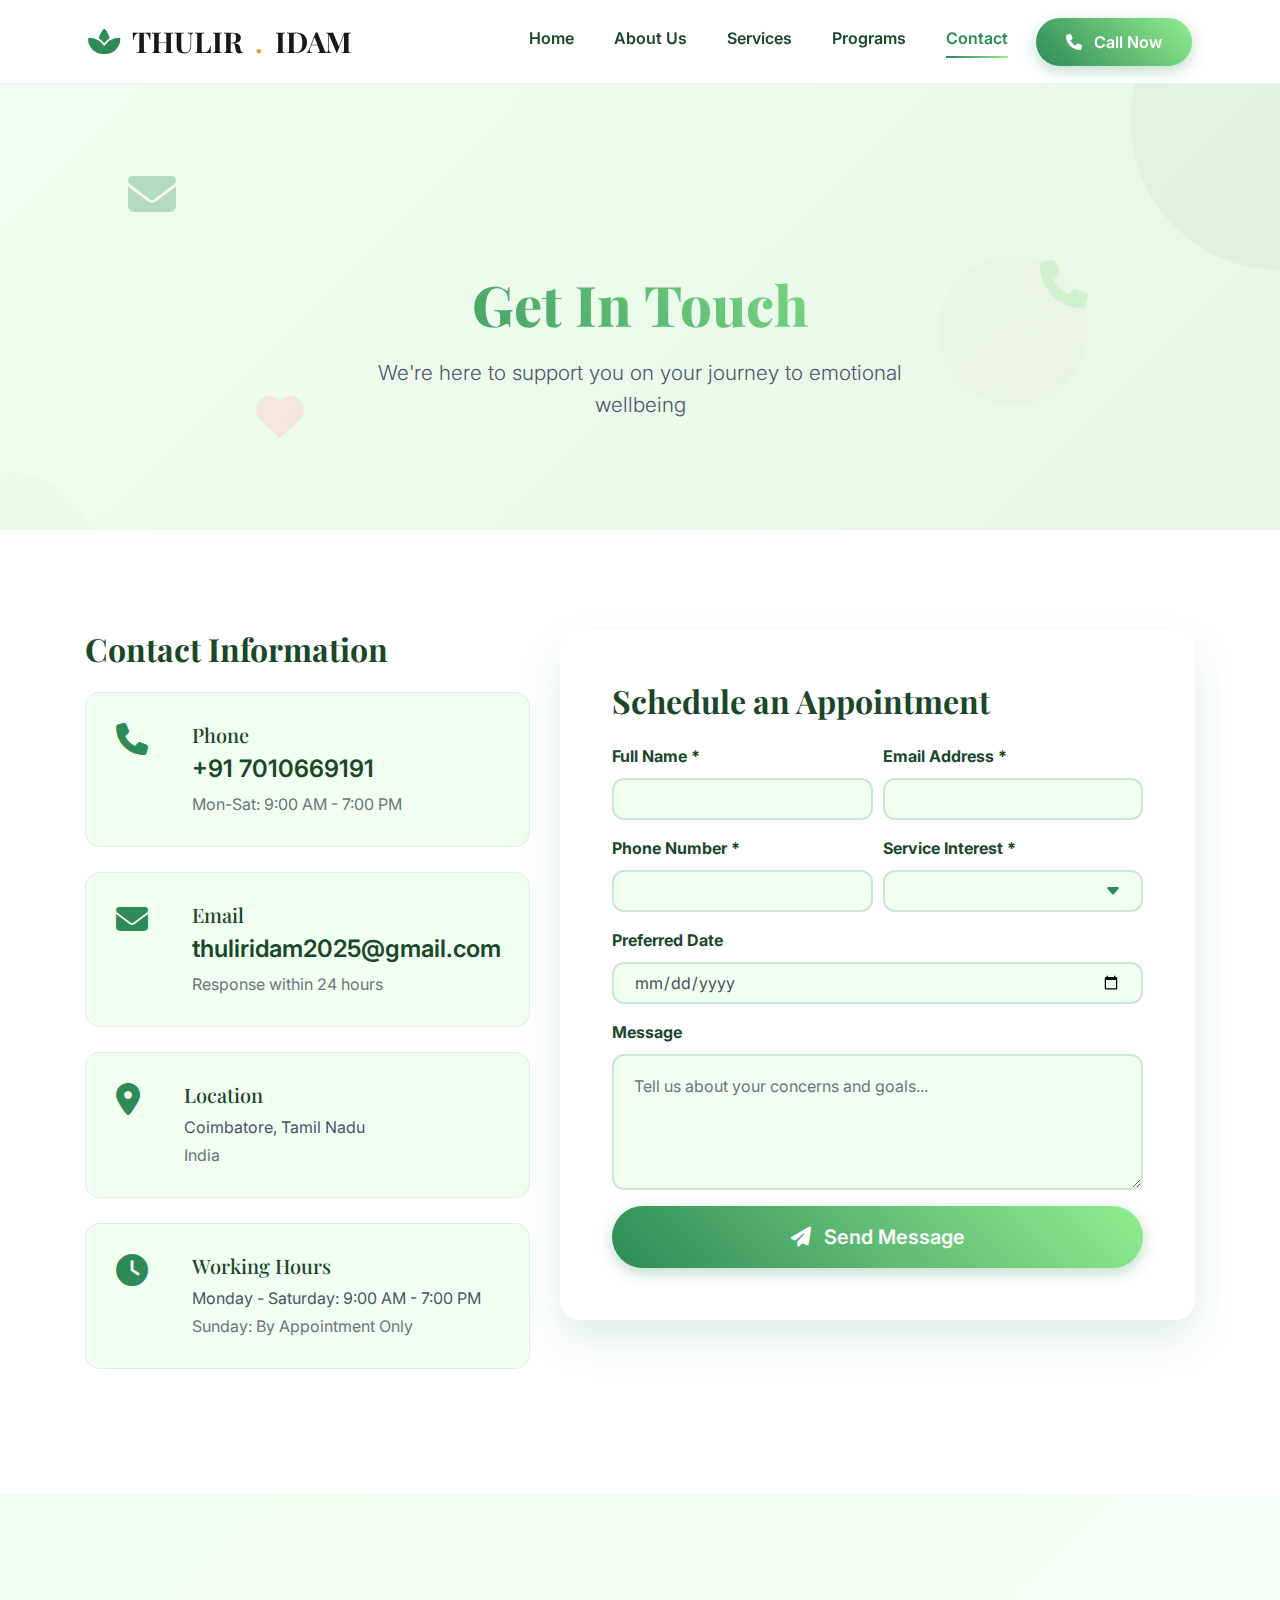
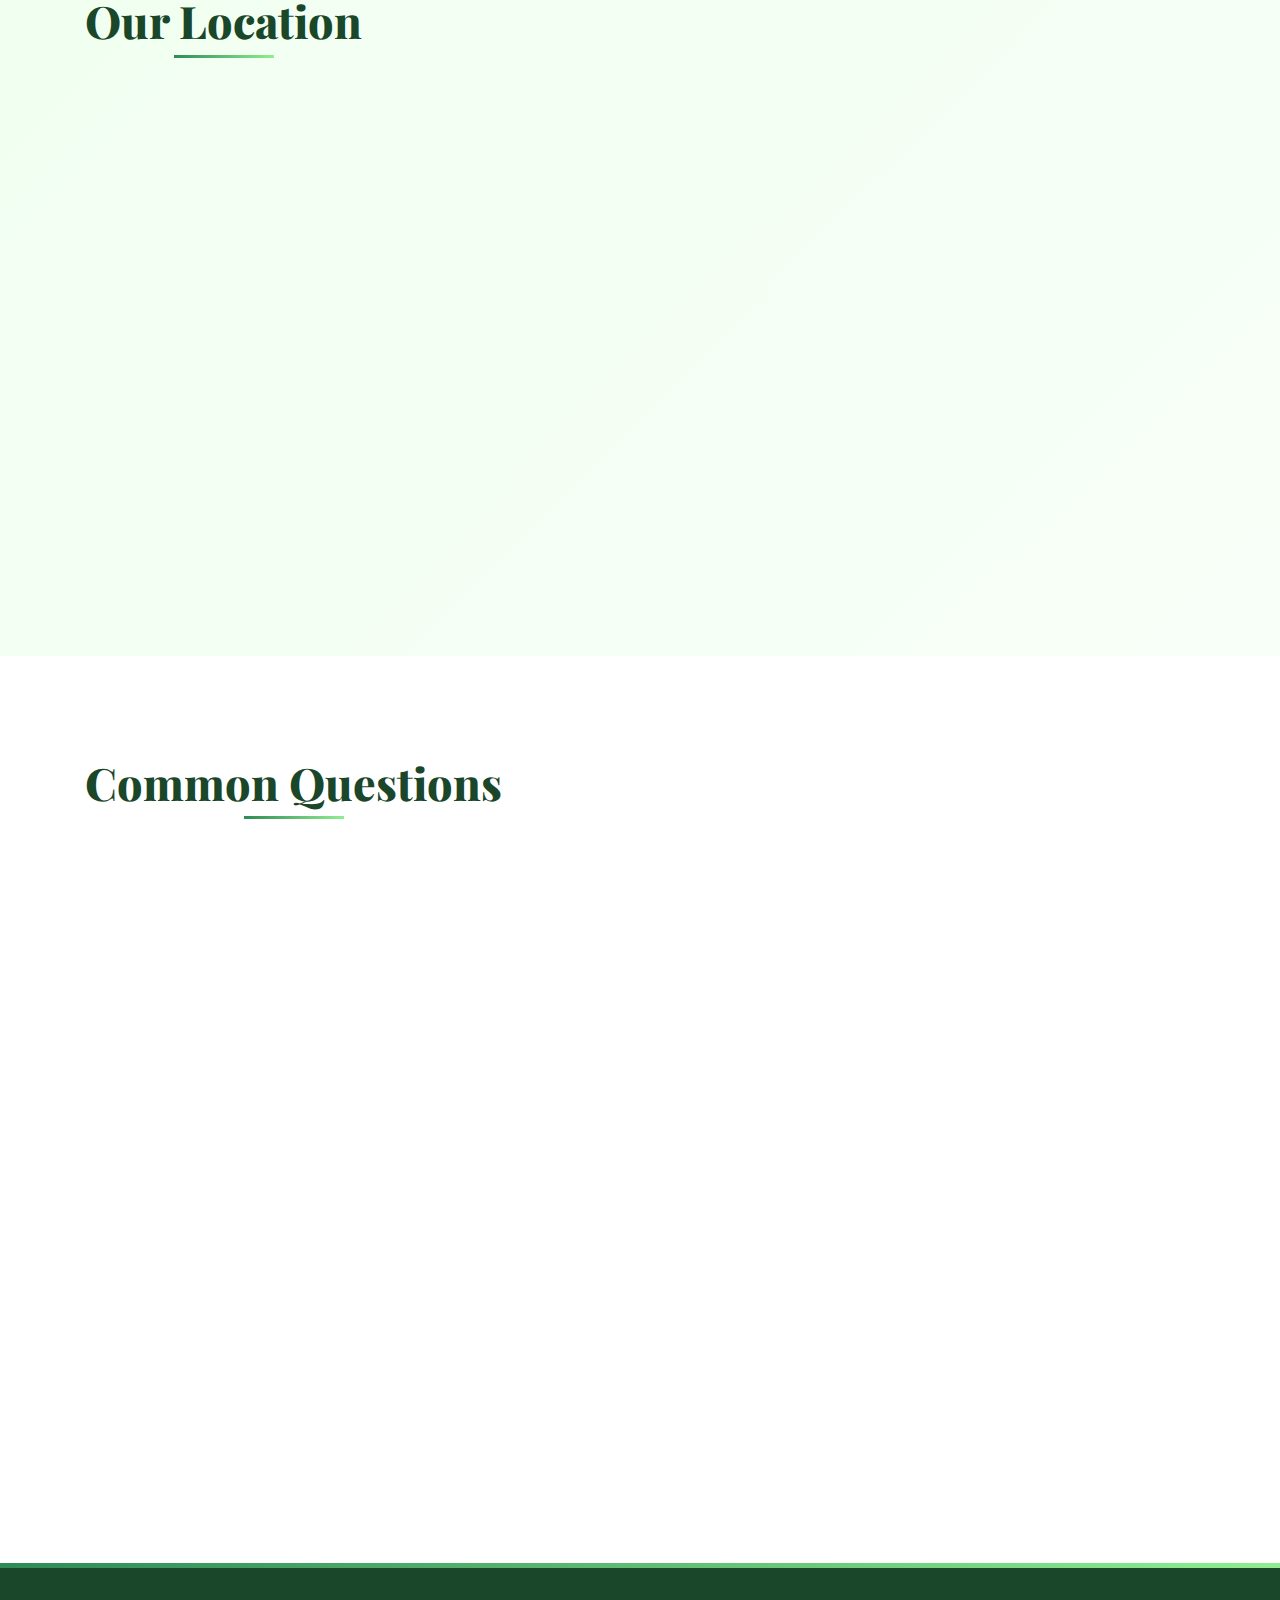
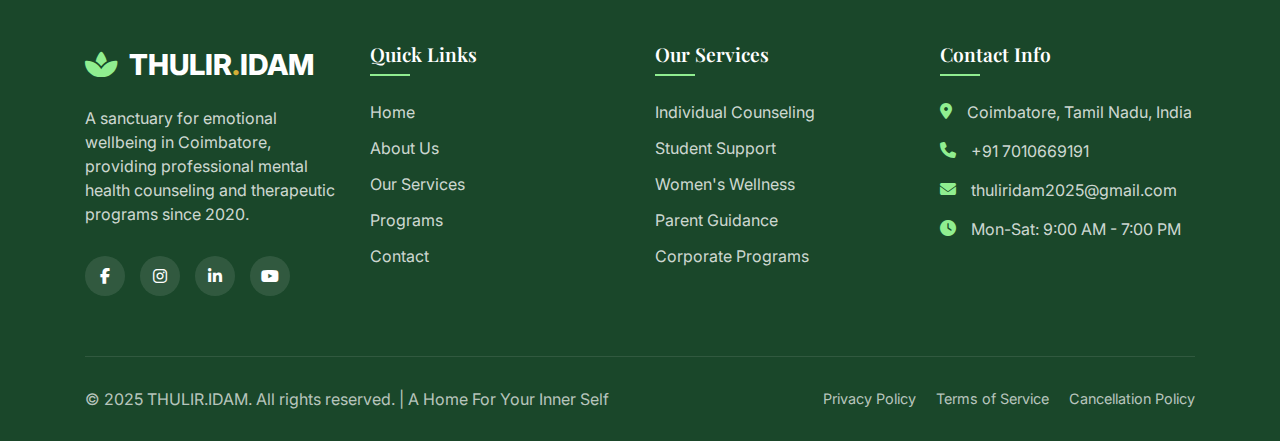
<file: contact.html>
<!DOCTYPE html>
<html lang="en">
<head>
    <meta charset="UTF-8">
    <meta name="viewport" content="width=device-width, initial-scale=1.0">
    <title>Contact Us | THULIR.IDAM - Mental Health Counseling Coimbatore</title>
    <meta name="description" content="Contact THULIR.IDAM for counseling appointments, program inquiries, and mental health support in Coimbatore. Call +91 7010669191 or email thuliridam2025@gmail.com">
    <meta name="keywords" content="contact mental health counselor Coimbatore, counseling appointment booking, therapy inquiry, mental health support contact">
    
    <!-- Bootstrap 4 CSS -->
    <link rel="stylesheet" href="https://cdn.jsdelivr.net/npm/bootstrap@4.6.2/dist/css/bootstrap.min.css">
    
    <!-- Favicon -->
    <link rel="icon" type="image/x-icon" href="images/favicon.ico">
    
    <!-- Animate.css -->
    <link rel="stylesheet" href="https://cdnjs.cloudflare.com/ajax/libs/animate.css/4.1.1/animate.min.css">
    
    <!-- Fonts -->
    <link rel="preconnect" href="https://fonts.googleapis.com">
    <link rel="preconnect" href="https://fonts.gstatic.com" crossorigin>
    <link href="https://fonts.googleapis.com/css2?family=Inter:wght@300;400;500;600;700;800&family=Playfair+Display:wght@400;500;600;700;800&display=swap" rel="stylesheet">
    
    <!-- Icons -->
    <link rel="stylesheet" href="https://cdnjs.cloudflare.com/ajax/libs/font-awesome/6.4.0/css/all.min.css">

    <!-- Main CSS -->
    <link rel="stylesheet" href="css/style.css">
    
    <style>
        /* ===== PREMIUM CONTACT PAGE CSS ===== */
        :root {
            --primary: #2E8B57;
            --primary-dark: #1A472A;
            --primary-light: #90EE90;
            --accent: #FFB6C1;
            --light: #F0FFF0;
            --dark: #1A472A;
            --gold: #D4AF37;
            --text-dark: #1A472A;
            --text-light: #4a5568;
            --shadow: rgba(46, 139, 87, 0.15);
        }
        
        /* Hero Section */
        .contact-hero {
            padding: 180px 0 100px;
            background: linear-gradient(135deg, #F0FFF0 0%, #E8F5E8 100%);
            position: relative;
            overflow: hidden;
            min-height: 50vh;
            display: flex;
            align-items: center;
            margin-top: 80px;
        }
        
        .hero-shapes {
            position: absolute;
            width: 100%;
            height: 100%;
            pointer-events: none;
        }
        
        .shape {
            position: absolute;
            border-radius: 50%;
            background: rgba(46, 139, 87, 0.05);
            animation: floatShape 20s linear infinite;
        }
        
        .shape-1 {
            width: 300px;
            height: 300px;
            top: -150px;
            right: -150px;
            animation-delay: 0s;
        }
        
        .shape-2 {
            width: 200px;
            height: 200px;
            bottom: -100px;
            left: -100px;
            background: rgba(144, 238, 144, 0.05);
            animation-delay: 5s;
        }
        
        .shape-3 {
            width: 150px;
            height: 150px;
            top: 30%;
            right: 15%;
            background: rgba(255, 182, 193, 0.05);
            animation-delay: 10s;
        }
        
        @keyframes floatShape {
            0%, 100% { transform: translate(0, 0) rotate(0deg); }
            25% { transform: translate(20px, 20px) rotate(90deg); }
            50% { transform: translate(0, 40px) rotate(180deg); }
            75% { transform: translate(-20px, 20px) rotate(270deg); }
        }
        
        .contact-hero h1 {
            font-size: 3.5rem;
            font-weight: 800;
            line-height: 1.2;
            margin-bottom: 20px;
            background: linear-gradient(45deg, var(--primary), var(--primary-light));
            -webkit-background-clip: text;
            -webkit-text-fill-color: transparent;
            background-clip: text;
        }
        
        .contact-hero .lead {
            font-size: 1.3rem;
            color: var(--text-light);
            max-width: 600px;
            margin: 0 auto;
        }
        
        /* Contact Details Section */
        .contact-details-section {
            background: white;
            position: relative;
        }
        
        .contact-method {
            background: var(--light);
            padding: 30px;
            border-radius: 15px;
            margin-bottom: 25px;
            border: 1px solid rgba(46, 139, 87, 0.1);
            transition: all 0.3s ease;
            position: relative;
            overflow: hidden;
        }
        
        .contact-method::before {
            content: '';
            position: absolute;
            top: 0;
            left: 0;
            right: 0;
            height: 5px;
            background: linear-gradient(90deg, var(--primary), var(--primary-light));
            transform: scaleX(0);
            transition: transform 0.3s ease;
        }
        
        .contact-method:hover::before {
            transform: scaleX(1);
        }
        
        .contact-method:hover {
            transform: translateY(-5px);
            box-shadow: 0 15px 30px var(--shadow);
            border-color: var(--primary);
        }
        
        .contact-method i {
            color: var(--primary);
            font-size: 2rem;
            margin-right: 20px;
            transition: all 0.3s ease;
        }
        
        .contact-method:hover i {
            transform: scale(1.2);
        }
        
        .contact-method a {
            color: var(--dark);
            text-decoration: none;
            transition: all 0.3s ease;
            font-weight: 600;
        }
        
        .contact-method a:hover {
            color: var(--primary);
        }
        
        /* Contact Form Section */
        .contact-form-section {
            background: white;
            border-radius: 20px;
            padding: 50px;
            box-shadow: 0 20px 40px var(--shadow);
            border: 2px solid transparent;
            transition: all 0.3s ease;
            position: relative;
            overflow: hidden;
        }
        
        .contact-form-section::before {
            content: '';
            position: absolute;
            top: 0;
            left: 0;
            right: 0;
            height: 5px;
            background: linear-gradient(90deg, var(--primary), var(--primary-light));
            transform: scaleX(0);
            transition: transform 0.3s ease;
        }
        
        .contact-form-section:hover::before {
            transform: scaleX(1);
        }
        
        .contact-form-section:hover {
            transform: translateY(-5px);
            box-shadow: 0 25px 50px rgba(46, 139, 87, 0.2);
        }
        
        .form-control {
            border: 2px solid rgba(46, 139, 87, 0.2);
            border-radius: 12px;
            padding: 15px 20px;
            font-size: 1rem;
            transition: all 0.3s ease;
            background: var(--light);
        }
        
        .form-control:focus {
            border-color: var(--primary);
            box-shadow: 0 0 0 3px rgba(46, 139, 87, 0.1);
            background: white;
        }
        
        .form-control-lg {
            padding: 18px 20px;
        }
        
        label {
            font-weight: 600;
            margin-bottom: 10px;
            color: var(--dark);
        }
        
        select.form-control {
            appearance: none;
            background-image: url("data:image/svg+xml,%3Csvg xmlns='http://www.w3.org/2000/svg' width='16' height='16' fill='%232E8B57' viewBox='0 0 16 16'%3E%3Cpath d='M7.247 11.14 2.451 5.658C1.885 5.013 2.345 4 3.204 4h9.592a1 1 0 0 1 .753 1.659l-4.796 5.48a1 1 0 0 1-1.506 0z'/%3E%3C/svg%3E");
            background-repeat: no-repeat;
            background-position: right 20px center;
            background-size: 16px;
        }
        
        /* Map Section */
        .map-section {
            background: linear-gradient(135deg, var(--light) 0%, #F8FFF8 100%);
        }
        
        .map-container {
            border-radius: 20px;
            overflow: hidden;
            box-shadow: 0 20px 40px var(--shadow);
            transition: all 0.3s ease;
            border: 2px solid transparent;
        }
        
        .map-container:hover {
            transform: translateY(-5px);
            box-shadow: 0 25px 50px rgba(46, 139, 87, 0.2);
            border-color: rgba(46, 139, 87, 0.1);
        }
        
        /* FAQ Section */
        .contact-faq {
            background: white;
        }
        
        .section-title {
            font-size: 2.8rem;
            font-weight: 800;
            margin-bottom: 20px;
            position: relative;
            display: inline-block;
        }
        
        .section-title::after {
            content: '';
            position: absolute;
            bottom: -10px;
            left: 50%;
            transform: translateX(-50%);
            width: 100px;
            height: 3px;
            background: linear-gradient(90deg, var(--primary), var(--primary-light));
        }
        
        .accordion .card {
            border: 2px solid rgba(46, 139, 87, 0.1);
            border-radius: 15px !important;
            overflow: hidden;
            margin-bottom: 20px;
            background: var(--light);
            transition: all 0.3s ease;
        }
        
        .accordion .card:hover {
            border-color: var(--primary);
            transform: translateY(-2px);
            box-shadow: 0 10px 25px var(--shadow);
        }
        
        .accordion .card-header {
            background: transparent;
            border: none;
            padding: 0;
        }
        
        .accordion .btn-link {
            color: var(--dark);
            text-decoration: none;
            font-weight: 600;
            font-size: 1.1rem;
            padding: 25px 30px;
            width: 100%;
            text-align: left;
            background: white;
            border: none;
            display: flex;
            justify-content: space-between;
            align-items: center;
            transition: all 0.3s ease;
        }

        .accordion>.card:not(:last-of-type) {
            border-bottom: 2px solid rgba(46, 139, 87, 0.1) !important;
        }

        .accordion .btn-link:hover {
            color: var(--primary);
            background: var(--light);
        }
        
        .accordion .btn-link[aria-expanded="true"] {
            background: linear-gradient(135deg, var(--light), white);
            color: var(--primary);
        }
        
        .accordion .btn-link[aria-expanded="true"] i {
            transform: rotate(180deg);
        }
        
        .accordion .btn-link i {
            transition: transform 0.3s ease;
            color: var(--primary);
        }
        
        .accordion .card-body {
            padding: 25px 30px;
            color: var(--text-light);
            line-height: 1.8;
            background: white;
            border-top: 1px solid rgba(46, 139, 87, 0.1);
        }
        
        /* Floating Elements */
        .floating-element {
            position: absolute;
            animation: float 6s ease-in-out infinite;
            opacity: 0.3;
            z-index: 1;
        }
        
        @keyframes float {
            0%, 100% { transform: translateY(0) rotate(0deg); }
            50% { transform: translateY(-20px) rotate(5deg); }
        }

        /* Form Validation Styles */
        .is-invalid {
            border-color: #e53e3e !important;
        }
        
        .is-invalid:focus {
            border-color: #e53e3e !important;
            box-shadow: 0 0 0 3px rgba(229, 62, 62, 0.1) !important;
        }
        
        .error-message {
            color: #e53e3e;
            font-size: 0.875rem;
            margin-top: 0.25rem;
            display: none;
        }
        
        .is-invalid + .error-message {
            display: block;
        }
        
        /* Success Message */
        .alert-success {
            background: linear-gradient(135deg, #d1fae5, #ecfdf5);
            border: 2px solid #10b981;
            color: #065f46;
            border-radius: 12px;
            padding: 20px;
            margin-bottom: 30px;
        }
        
        /* Reveal Animation */
        .reveal {
            opacity: 0;
            transform: translateY(30px);
            transition: all 0.8s ease;
        }
        
        .reveal.active {
            opacity: 1;
            transform: translateY(0);
        }
        
        /* Responsive Design */
        @media (max-width: 1200px) {
            .contact-hero h1,
            .section-title {
                font-size: 3rem;
            }
        }
        
        @media (max-width: 992px) {
            .contact-hero h1 {
                font-size: 2.5rem;
            }
            
            .section-title {
                font-size: 2rem;
            }
            
            .contact-hero .lead {
                font-size: 1.1rem;
            }
            
            .contact-form-section {
                padding: 40px 30px;
            }
        }
        
        @media (max-width: 768px) {
            .contact-hero {
                padding: 150px 0 80px;
                margin-top: 70px;
            }
            
            .contact-hero h1 {
                font-size: 2.2rem;
            }
            
            .section-title {
                font-size: 1.8rem;
            }
            
            .contact-form-section {
                padding: 30px 20px;
            }
            
            .contact-method {
                padding: 25px 20px;
            }
            
            .footer-bottom-content {
                flex-direction: column;
                text-align: center;
            }
            
            .footer-bottom-links {
                justify-content: center;
            }
        }
        
        @media (max-width: 576px) {
            .contact-hero h1 {
                font-size: 1.8rem;
            }
            
            .section-title {
                font-size: 1.6rem;
            }
            
            .btn-primary,
            .btn-outline-primary {
                padding: 10px 20px;
                font-size: 0.9rem;
            }
            
            .accordion .btn-link {
                padding: 20px 15px;
                font-size: 1rem;
            }
            .h4, h4 {
                font-size: 1rem;
            }
        }
    </style>
</head>
<body>
    <!-- Header Navigation -->
    <header class="main-header">
        <nav class="navbar navbar-expand-lg navbar-light">
            <div class="container">
                <a class="navbar-brand" href="index.html">
                    <i class="fas fa-spa"></i>
                    <span class="logo-main">THULIR</span>
                    <span class="logo-dot">.</span>
                    <span class="logo-sub">IDAM</span>
                </a>
                
                <button class="navbar-toggler" type="button" data-toggle="collapse" data-target="#navbarNav" 
                        aria-controls="navbarNav" aria-expanded="false" aria-label="Toggle navigation">
                    <span class="navbar-toggler-icon"></span>
                </button>
                
                <div class="collapse navbar-collapse" id="navbarNav">
                    <ul class="navbar-nav ml-auto">
                        <li class="nav-item">
                            <a class="nav-link" href="index.html">Home</a>
                        </li>
                        <li class="nav-item">
                            <a class="nav-link" href="about.html">About Us</a>
                        </li>
                        <li class="nav-item dropdown">
                            <a class="nav-link dropdown-toggle" href="#" id="servicesDropdown" 
                               role="button" data-toggle="dropdown" aria-haspopup="true" aria-expanded="false">
                                Services
                            </a>
                            <div class="dropdown-menu" aria-labelledby="servicesDropdown">
                                <a class="dropdown-item" href="services/counselling.html">Counselling</a>
                                <a class="dropdown-item" href="services/bold-butterflies.html">Bold Butterflies</a>
                                <a class="dropdown-item" href="services/paavai-mozhi.html">Paavai Mozhi</a>
                                <a class="dropdown-item" href="services/the-roots.html">The Roots</a>
                                <a class="dropdown-item" href="services/eap.html">Employee Assistance</a>
                                <a class="dropdown-item" href="services/skill-lab.html">Skill Set Lab</a>
                            </div>
                        </li>
                        <li class="nav-item">
                            <a class="nav-link" href="programs.html">Programs</a>
                        </li>
                        <li class="nav-item">
                            <a class="nav-link active" href="contact.html">Contact</a>
                        </li>
                        <li class="nav-item ml-lg-2 mt-2 mt-lg-0">
                            <a href="tel:+917010669191" class="btn btn-primary">
                                <i class="fas fa-phone mr-2"></i> Call Now
                            </a>
                        </li>
                    </ul>
                </div>
            </div>
        </nav>
    </header>

    <!-- Contact Hero -->
    <section class="contact-hero">
        <div class="hero-shapes">
            <div class="shape shape-1"></div>
            <div class="shape shape-2"></div>
            <div class="shape shape-3"></div>
        </div>
        
        <div class="floating-element" style="animation-delay: 0s; top: 20%; left: 10%;">
            <i class="fas fa-envelope fa-3x" style="color: var(--primary);"></i>
        </div>
        <div class="floating-element" style="animation-delay: 2s; top: 40%; right: 15%;">
            <i class="fas fa-phone fa-3x" style="color: var(--primary-light);"></i>
        </div>
        <div class="floating-element" style="animation-delay: 4s; bottom: 20%; left: 20%;">
            <i class="fas fa-heart fa-3x" style="color: var(--accent);"></i>
        </div>
        
        <div class="container">
            <div class="row justify-content-center text-center">
                <div class="col-lg-8">
                    <h1 class="animate__animated animate__fadeInDown">Get In Touch</h1>
                    <p class="lead animate__animated animate__fadeInUp animate__delay-1s">We're here to support you on your journey to emotional wellbeing</p>
                </div>
            </div>
        </div>
    </section>

    <!-- Contact Details -->
    <section class="section contact-details-section">
        <div class="container">
            <div class="row">
                <div class="col-lg-5 mb-5 mb-lg-0">
                    <div class="contact-info reveal">
                        <h2 class="mb-4">Contact Information</h2>
                        
                        <div class="contact-method d-flex">
                            <div class="mr-4">
                                <i class="fas fa-phone"></i>
                            </div>
                            <div>
                                <h3 class="h5 mb-2">Phone</h3>
                                <a href="tel:+917010669191" class="d-block h4 mb-2">+91 7010669191</a>
                                <p class="text-muted mb-0">Mon-Sat: 9:00 AM - 7:00 PM</p>
                            </div>
                        </div>
                        
                        <div class="contact-method d-flex">
                            <div class="mr-4">
                                <i class="fas fa-envelope"></i>
                            </div>
                            <div>
                                <h3 class="h5 mb-2">Email</h3>
                                <a href="mailto:thuliridam2025@gmail.com" class="d-block h4 mb-2">thuliridam2025@gmail.com</a>
                                <p class="text-muted mb-0">Response within 24 hours</p>
                            </div>
                        </div>
                        
                        <div class="contact-method d-flex">
                            <div class="mr-4">
                                <i class="fas fa-map-marker-alt"></i>
                            </div>
                            <div>
                                <h3 class="h5 mb-2">Location</h3>
                                <p class="mb-1">Coimbatore, Tamil Nadu</p>
                                <p class="text-muted mb-0">India</p>
                            </div>
                        </div>
                        
                        <div class="contact-method d-flex">
                            <div class="mr-4">
                                <i class="fas fa-clock"></i>
                            </div>
                            <div>
                                <h3 class="h5 mb-2">Working Hours</h3>
                                <p class="mb-1">Monday - Saturday: 9:00 AM - 7:00 PM</p>
                                <p class="text-muted mb-0">Sunday: By Appointment Only</p>
                            </div>
                        </div>
                    </div>
                </div>
                
                <div class="col-lg-7">
                    <div class="contact-form-section reveal">
                        <h2 class="mb-4">Schedule an Appointment</h2>
                        <form id="appointmentForm" class="contact-form">
                            <div class="form-row">
                                <div class="form-group col-md-6">
                                    <label for="name" class="font-weight-bold">Full Name *</label>
                                    <input type="text" class="form-control form-control-lg" id="name" name="name" required>
                                    <div class="error-message">Please enter your full name</div>
                                </div>
                                
                                <div class="form-group col-md-6">
                                    <label for="email" class="font-weight-bold">Email Address *</label>
                                    <input type="email" class="form-control form-control-lg" id="email" name="email" required>
                                    <div class="error-message">Please enter a valid email address</div>
                                </div>
                            </div>
                            
                            <div class="form-row">
                                <div class="form-group col-md-6">
                                    <label for="phone" class="font-weight-bold">Phone Number *</label>
                                    <input type="tel" class="form-control form-control-lg" id="phone" name="phone" required>
                                    <div class="error-message">Please enter a valid phone number</div>
                                </div>
                                
                                <div class="form-group col-md-6">
                                    <label for="service" class="font-weight-bold">Service Interest *</label>
                                    <select class="form-control form-control-lg" id="service" name="service" required>
                                        <option value="">Select a service</option>
                                        <option value="counselling">Individual Counseling</option>
                                        <option value="bold-butterflies">Bold Butterflies (Student Support)</option>
                                        <option value="paavai-mozhi">Paavai Mozhi (Women's Wellness)</option>
                                        <option value="the-roots">The Roots (Parent Guidance)</option>
                                        <option value="eap">Employee Assistance Program</option>
                                        <option value="skill-lab">Skill Set Lab</option>
                                    </select>
                                    <div class="error-message">Please select a service</div>
                                </div>
                            </div>
                            
                            <div class="form-group">
                                <label for="preferred-date" class="font-weight-bold">Preferred Date</label>
                                <input type="date" class="form-control form-control-lg" id="preferred-date" name="preferred-date">
                            </div>
                            
                            <div class="form-group">
                                <label for="message" class="font-weight-bold">Message</label>
                                <textarea class="form-control form-control-lg" id="message" name="message" rows="4" placeholder="Tell us about your concerns and goals..."></textarea>
                            </div>
                            
                            <div id="formSuccess" class="alert-success" style="display: none;">
                                <i class="fas fa-check-circle mr-2"></i>
                                Thank you! Your message has been sent successfully. We'll contact you within 24 hours.
                            </div>
                            
                            <button type="submit" class="btn btn-primary btn-lg btn-block py-3">
                                <i class="fas fa-paper-plane mr-2"></i> Send Message
                            </button>
                        </form>
                    </div>
                </div>
            </div>
        </div>
    </section>

    <!-- Map Section -->
    <section class="section map-section">
        <div class="container">
            <h2 class="section-title text-center mb-5">Our Location</h2>
            <div class="map-container reveal">
                <iframe src="https://www.google.com/maps/embed?pb=!1m18!1m12!1m3!1d3916.981502524477!2d76.9477828152609!3d10.998634592188692!2m3!1f0!2f0!3f0!3m2!1i1024!2i768!4f13.1!3m3!1m2!1s0x3ba859b2c8e6c6bd%3A0x3c6b3c7c3c7c3c7c!2sCoimbatore%2C%20Tamil%20Nadu!5e0!3m2!1sen!2sin!4v1628492387654!5m2!1sen!2sin" 
                        width="100%" 
                        height="450" 
                        style="border:0;" 
                        allowfullscreen="" 
                        loading="lazy">
                </iframe>
            </div>
        </div>
    </section>

    <!-- FAQ Section -->
    <section class="section contact-faq">
        <div class="container">
            <h2 class="section-title text-center mb-5">Common Questions</h2>
            <div class="row justify-content-center">
                <div class="col-lg-10">
                    <div id="contactFAQ" class="accordion reveal">
                        <div class="card">
                            <div class="card-header" id="faqHeading1">
                                <button class="btn btn-link" data-toggle="collapse" data-target="#faqCollapse1" 
                                        aria-expanded="true" aria-controls="faqCollapse1">
                                    How soon can I get an appointment?
                                    <i class="fas fa-chevron-down"></i>
                                </button>
                            </div>
                            <div id="faqCollapse1" class="collapse show" aria-labelledby="faqHeading1" data-parent="#contactFAQ">
                                <div class="card-body">
                                    We typically schedule appointments within 24-48 hours of your inquiry. For urgent concerns, 
                                    we offer same-day appointments based on availability.
                                </div>
                            </div>
                        </div>
                        
                        <div class="card">
                            <div class="card-header" id="faqHeading2">
                                <button class="btn btn-link collapsed" data-toggle="collapse" data-target="#faqCollapse2" 
                                        aria-expanded="false" aria-controls="faqCollapse2">
                                    What should I expect in my first session?
                                    <i class="fas fa-chevron-down"></i>
                                </button>
                            </div>
                            <div id="faqCollapse2" class="collapse" aria-labelledby="faqHeading2" data-parent="#contactFAQ">
                                <div class="card-body">
                                    Your first session is an initial consultation where we'll discuss your concerns, 
                                    understand your goals, and create a personalized therapy plan. It's a safe space 
                                    to express yourself without judgment.
                                </div>
                            </div>
                        </div>
                        
                        <div class="card">
                            <div class="card-header" id="faqHeading3">
                                <button class="btn btn-link collapsed" data-toggle="collapse" data-target="#faqCollapse3" 
                                        aria-expanded="false" aria-controls="faqCollapse3">
                                    Do you accept insurance?
                                    <i class="fas fa-chevron-down"></i>
                                </button>
                            </div>
                            <div id="faqCollapse3" class="collapse" aria-labelledby="faqHeading3" data-parent="#contactFAQ">
                                <div class="card-body">
                                    Currently, we operate on a self-pay basis. We offer flexible payment options and 
                                    package discounts to make therapy accessible. We provide detailed receipts that 
                                    you can submit to your insurance provider if they cover out-of-network mental health services.
                                </div>
                            </div>
                        </div>
                        
                        <div class="card">
                            <div class="card-header" id="faqHeading4">
                                <button class="btn btn-link collapsed" data-toggle="collapse" data-target="#faqCollapse4" 
                                        aria-expanded="false" aria-controls="faqCollapse4">
                                    What is your cancellation policy?
                                    <i class="fas fa-chevron-down"></i>
                                </button>
                            </div>
                            <div id="faqCollapse4" class="collapse" aria-labelledby="faqHeading4" data-parent="#contactFAQ">
                                <div class="card-body">
                                    We require 24 hours notice for cancellations or rescheduling. Late cancellations 
                                    (less than 24 hours) may incur a cancellation fee. We understand emergencies happen, 
                                    and we're flexible in such cases.
                                </div>
                            </div>
                        </div>
                        
                        <div class="card">
                            <div class="card-header" id="faqHeading5">
                                <button class="btn btn-link collapsed" data-toggle="collapse" data-target="#faqCollapse5" 
                                        aria-expanded="false" aria-controls="faqCollapse5">
                                    Do you offer online therapy sessions?
                                    <i class="fas fa-chevron-down"></i>
                                </button>
                            </div>
                            <div id="faqCollapse5" class="collapse" aria-labelledby="faqHeading5" data-parent="#contactFAQ">
                                <div class="card-body">
                                    Yes, we offer both in-person sessions at our Coimbatore center and secure online 
                                    counseling via video conferencing. Online sessions are convenient for clients 
                                    who cannot visit in person or prefer virtual therapy.
                                </div>
                            </div>
                        </div>
                    </div>
                </div>
            </div>
        </div>
    </section>

    <!-- Footer -->
    <footer class="main-footer">
        <div class="container">
            <div class="row">
                <div class="col-lg-3 col-md-6 mb-5 mb-lg-0">
                    <div class="footer-section">
                        <div class="footer-logo">
                            <i class="fas fa-spa"></i>
                            <div class="footer-logo-text">
                                <span>THULIR</span><span class="logo-dot">.</span><span>IDAM</span>
                            </div>
                        </div>
                        <p class="footer-description">
                            A sanctuary for emotional wellbeing in Coimbatore, providing professional 
                            mental health counseling and therapeutic programs since 2020.
                        </p>
                        <div class="social-links">
                            <a href="#" aria-label="Facebook"><i class="fab fa-facebook-f"></i></a>
                            <a href="#" aria-label="Instagram"><i class="fab fa-instagram"></i></a>
                            <a href="#" aria-label="LinkedIn"><i class="fab fa-linkedin-in"></i></a>
                            <a href="#" aria-label="YouTube"><i class="fab fa-youtube"></i></a>
                        </div>
                    </div>
                </div>
                
                <div class="col-lg-3 col-md-6 mb-5 mb-lg-0">
                    <div class="footer-section">
                        <h3 class="h5 mb-4">Quick Links</h3>
                        <ul class="footer-links">
                            <li><a href="index.html">Home</a></li>
                            <li><a href="about.html">About Us</a></li>
                            <li><a href="services/index.html">Our Services</a></li>
                            <li><a href="programs.html">Programs</a></li>
                            <li><a href="contact.html">Contact</a></li>
                        </ul>
                    </div>
                </div>
                
                <div class="col-lg-3 col-md-6 mb-5 mb-md-0">
                    <div class="footer-section">
                        <h3 class="h5 mb-4">Our Services</h3>
                        <ul class="footer-links">
                            <li><a href="services/counselling.html">Individual Counseling</a></li>
                            <li><a href="services/bold-butterflies.html">Student Support</a></li>
                            <li><a href="services/paavai-mozhi.html">Women's Wellness</a></li>
                            <li><a href="services/the-roots.html">Parent Guidance</a></li>
                            <li><a href="services/eap.html">Corporate Programs</a></li>
                        </ul>
                    </div>
                </div>
                
                <div class="col-lg-3 col-md-6">
                    <div class="footer-section">
                        <h3 class="h5 mb-4">Contact Info</h3>
                        <ul class="footer-contact">
                            <li>
                                <i class="fas fa-map-marker-alt"></i>
                                <span>Coimbatore, Tamil Nadu, India</span>
                            </li>
                            <li>
                                <i class="fas fa-phone"></i>
                                <a href="tel:+917010669191">+91 7010669191</a>
                            </li>
                            <li>
                                <i class="fas fa-envelope"></i>
                                <a href="mailto:thuliridam2025@gmail.com">thuliridam2025@gmail.com</a>
                            </li>
                            <li>
                                <i class="fas fa-clock"></i>
                                <span>Mon-Sat: 9:00 AM - 7:00 PM</span>
                            </li>
                        </ul>
                    </div>
                </div>
            </div>
            
            <div class="footer-bottom">
                <div class="footer-bottom-content">
                    <p class="mb-0">&copy; 2025 THULIR.IDAM. All rights reserved. | A Home For Your Inner Self</p>
                    <div class="footer-bottom-links">
                        <a href="privacy-policy.html">Privacy Policy</a>
                        <a href="terms-of-service.html">Terms of Service</a>
                        <a href="cancellation-policy.html">Cancellation Policy</a>
                    </div>
                </div>
            </div>
        </div>
    </footer>

    <!-- Back to Top Button -->
    <button class="back-to-top" id="backToTop" style="display: none; position: fixed; bottom: 30px; right: 30px; width: 50px; height: 50px; background: linear-gradient(45deg, var(--primary), var(--primary-light)); color: white; border: none; border-radius: 50%; cursor: pointer; box-shadow: 0 5px 15px rgba(46, 139, 87, 0.3); z-index: 1000; transition: all 0.3s ease;">
        <i class="fas fa-chevron-up"></i>
    </button>

    <!-- Bootstrap JS and dependencies -->
    <script src="https://cdn.jsdelivr.net/npm/jquery@3.5.1/dist/jquery.slim.min.js"></script>
    <script src="https://cdn.jsdelivr.net/npm/bootstrap@4.6.2/dist/js/bootstrap.bundle.min.js"></script>
    
    <!-- Custom JS -->
    <script>
        // ===== PREMIUM ANIMATIONS FOR CONTACT PAGE =====
        
        $(document).ready(function() {
            // Form validation
            setupFormValidation();
            
            // Scroll animations
            setupScrollAnimations();
            
            // Back to top button
            setupBackToTop();
            
            // Smooth scroll for anchor links
            setupSmoothScroll();
            
            // Hover animations for elements
            setupHoverAnimations();
            
            // Parallax effect
            setupParallaxEffect();
            
            // Initialize animations
            animateOnScroll();
        });
        
        // Form validation and submission
        function setupFormValidation() {
            const form = $('#appointmentForm');
            const successMessage = $('#formSuccess');
            
            // Validation for each input
            form.find('input, select, textarea').on('blur', function() {
                validateField($(this));
            });
            
            // Form submission
            form.on('submit', function(e) {
                e.preventDefault();
                
                let isValid = true;
                
                // Validate all required fields
                form.find('[required]').each(function() {
                    if (!validateField($(this))) {
                        isValid = false;
                    }
                });
                
                if (isValid) {
                    // Here you would normally send the form data to a server
                    // For now, we'll show a success message
                    successMessage.fadeIn();
                    form[0].reset();
                    
                    // Hide success message after 5 seconds
                    setTimeout(() => {
                        successMessage.fadeOut();
                    }, 5000);
                    
                    // Scroll to success message
                    $('html, body').animate({
                        scrollTop: successMessage.offset().top - 100
                    }, 500);
                } else {
                    // Scroll to first error
                    const firstError = form.find('.is-invalid').first();
                    if (firstError.length) {
                        $('html, body').animate({
                            scrollTop: firstError.offset().top - 100
                        }, 500);
                    }
                }
            });
            
            // Individual field validation
            function validateField(field) {
                const value = field.val().trim();
                const errorMessage = field.next('.error-message');
                
                // Clear previous error state
                field.removeClass('is-invalid');
                errorMessage.hide();
                
                // Check if field is required and empty
                if (field.prop('required') && !value) {
                    field.addClass('is-invalid');
                    errorMessage.show();
                    return false;
                }
                
                // Email validation
                if (field.attr('type') === 'email' && value) {
                    const emailRegex = /^[^\s@]+@[^\s@]+\.[^\s@]+$/;
                    if (!emailRegex.test(value)) {
                        field.addClass('is-invalid');
                        errorMessage.show();
                        return false;
                    }
                }
                
                // Phone validation (basic)
                if (field.attr('type') === 'tel' && value) {
                    const phoneRegex = /^[0-9]{10}$/;
                    const cleanedValue = value.replace(/\D/g, '');
                    if (!phoneRegex.test(cleanedValue)) {
                        field.addClass('is-invalid');
                        errorMessage.show();
                        return false;
                    }
                }
                
                return true;
            }
            
            // Real-time phone formatting
            $('#phone').on('input', function() {
                let value = $(this).val().replace(/\D/g, '');
                if (value.length > 10) value = value.substring(0, 10);
                
                // Format: XXX-XXX-XXXX
                if (value.length > 6) {
                    value = value.substring(0, 6) + '-' + value.substring(6);
                }
                if (value.length > 3) {
                    value = value.substring(0, 3) + '-' + value.substring(3);
                }
                
                $(this).val(value);
            });
        }
        
        // Scroll animations
        function setupScrollAnimations() {
            function animateOnScroll() {
                $('.reveal').each(function() {
                    if ($(this).visible(true)) {
                        $(this).addClass('active');
                    }
                });
            }
            
            // Initial animation
            animateOnScroll();
            
            // Animate on scroll
            $(window).on('scroll', animateOnScroll);
        }
        
        // Back to top button
        function setupBackToTop() {
            const $backToTop = $('#backToTop');
            
            $backToTop.click(function() {
                $('html, body').animate({ scrollTop: 0 }, 800);
                return false;
            });
            
            $(window).scroll(function() {
                if ($(this).scrollTop() > 300) {
                    $backToTop.fadeIn();
                } else {
                    $backToTop.fadeOut();
                }
            });
        }
        
        // Smooth scroll
        function setupSmoothScroll() {
            $('a[href^="#"]').on('click', function(event) {
                const target = $(this.getAttribute('href'));
                if (target.length) {
                    event.preventDefault();
                    $('html, body').stop().animate({
                        scrollTop: target.offset().top - 80
                    }, 1000);
                }
            });
        }
        
        // Hover animations
        function setupHoverAnimations() {
            $('.contact-method, .contact-form-section, .map-container, .card').each(function() {
                $(this).hover(
                    function() {
                        $(this).css('transform', $(this).data('original-transform'));
                    },
                    function() {
                        $(this).css('transform', '');
                    }
                );
            });
            
            // Contact method icons hover
            $('.contact-method').hover(
                function() {
                    $(this).find('i').css('transform', 'scale(1.2)');
                },
                function() {
                    $(this).find('i').css('transform', 'scale(1)');
                }
            );
        }
        
        // Parallax effect
        function setupParallaxEffect() {
            $(window).scroll(function() {
                const scrolled = $(this).scrollTop();
                $('.shape-1').css('transform', `translate(${scrolled * 0.015}px, ${scrolled * 0.02}px)`);
                $('.shape-2').css('transform', `translate(${scrolled * -0.01}px, ${scrolled * 0.015}px)`);
                $('.shape-3').css('transform', `translate(${scrolled * 0.01}px, ${scrolled * -0.01}px)`);
                
                // Floating elements
                $('.floating-element').each(function() {
                    const speed = 0.02;
                    $(this).css('transform', `translateY(${scrolled * speed}px)`);
                });
            });
        }
        
        // Visibility check function
        $.fn.visible = function(partial) {
            const $t = $(this);
            const $w = $(window);
            const viewTop = $w.scrollTop();
            const viewBottom = viewTop + $w.height();
            const _top = $t.offset().top;
            const _bottom = _top + $t.height();
            const compareTop = partial === true ? _bottom : _top;
            const compareBottom = partial === true ? _top : _bottom;
            
            return ((compareBottom <= viewBottom) && (compareTop >= viewTop));
        };
    </script>
</body>
</html>
</file>
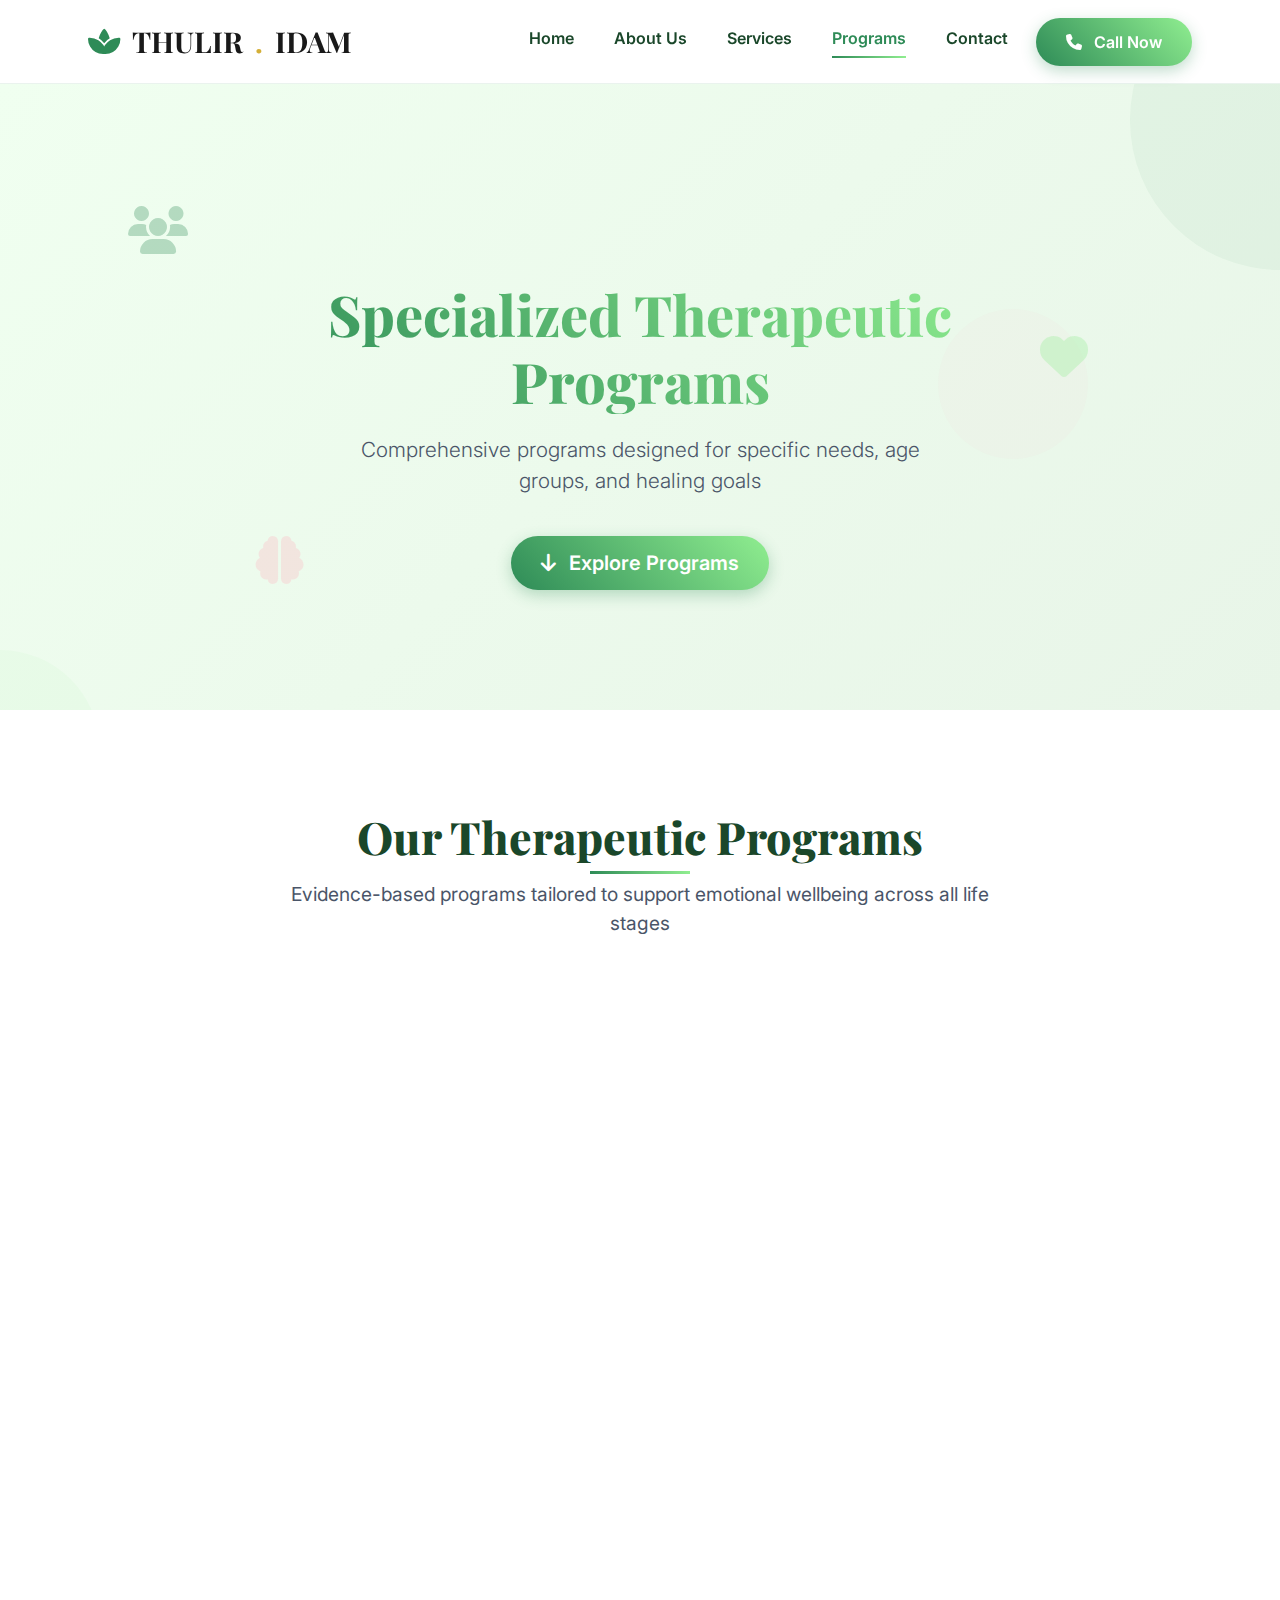
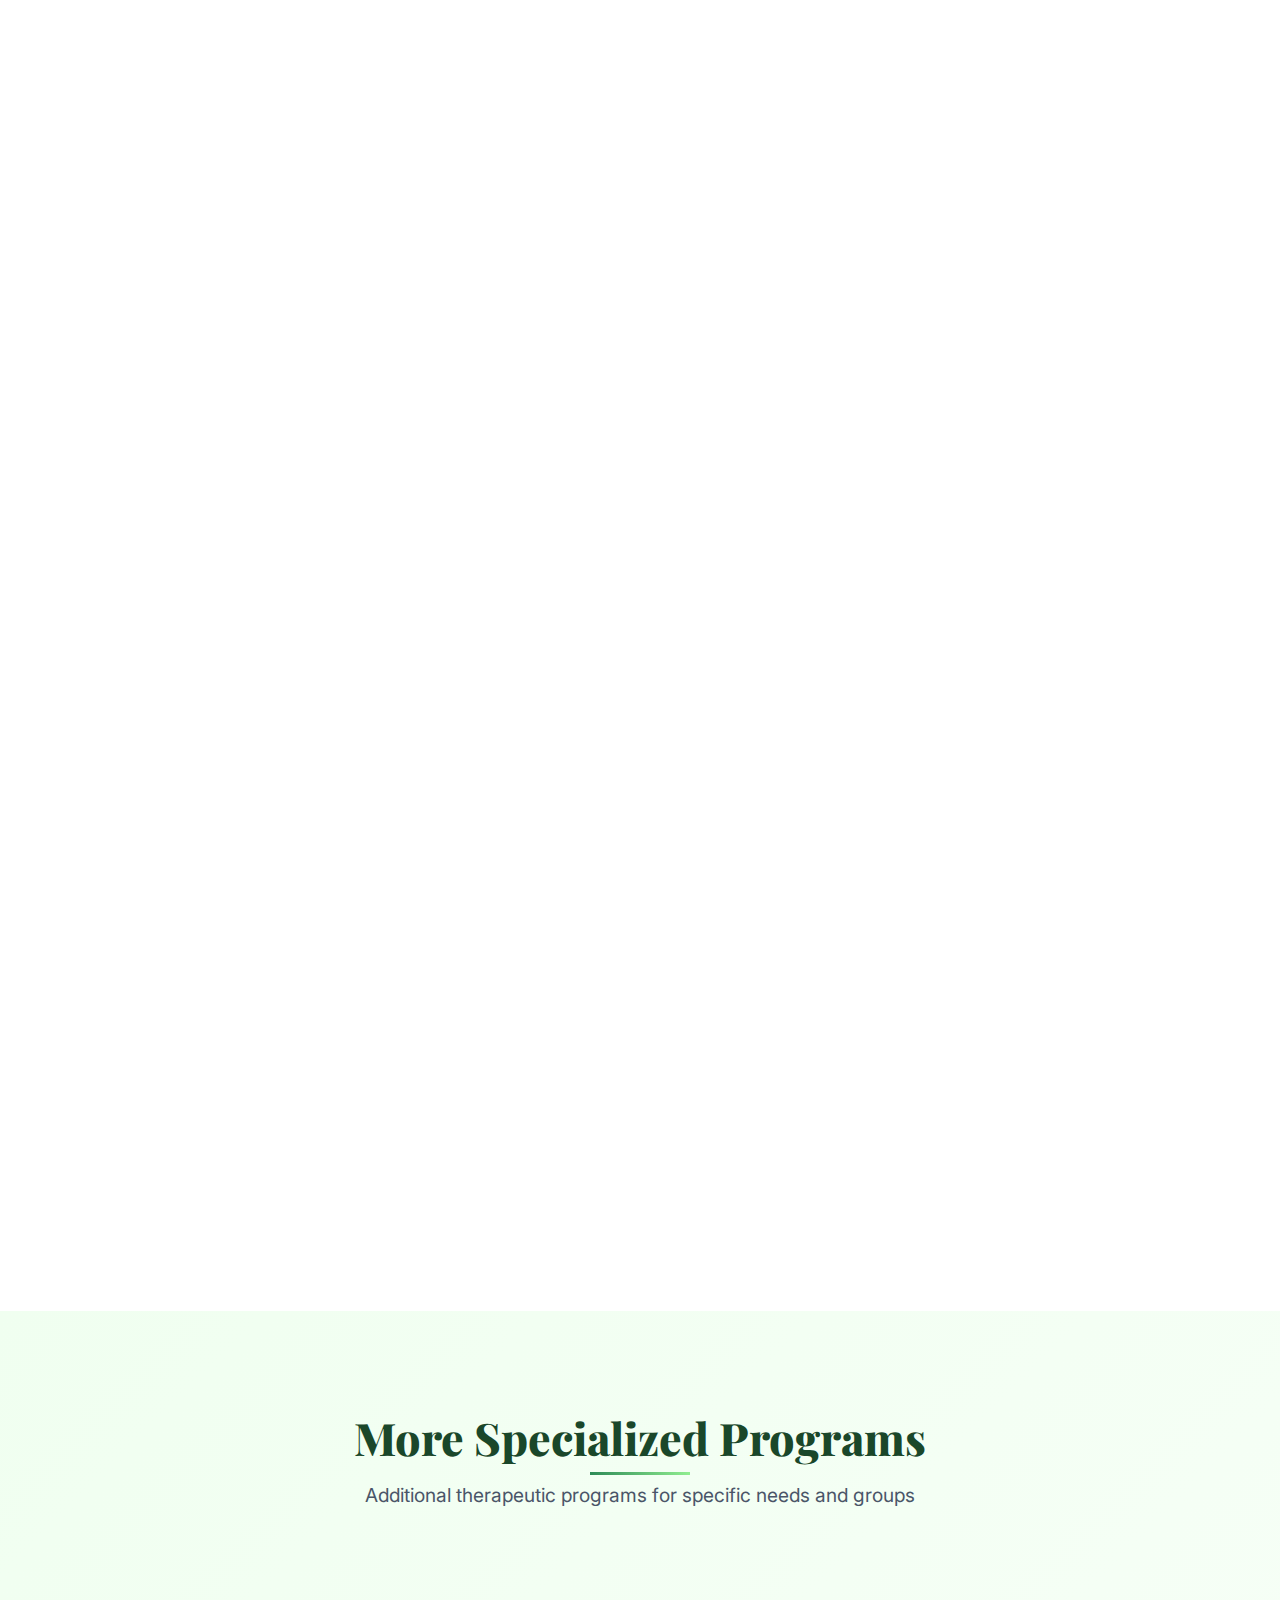
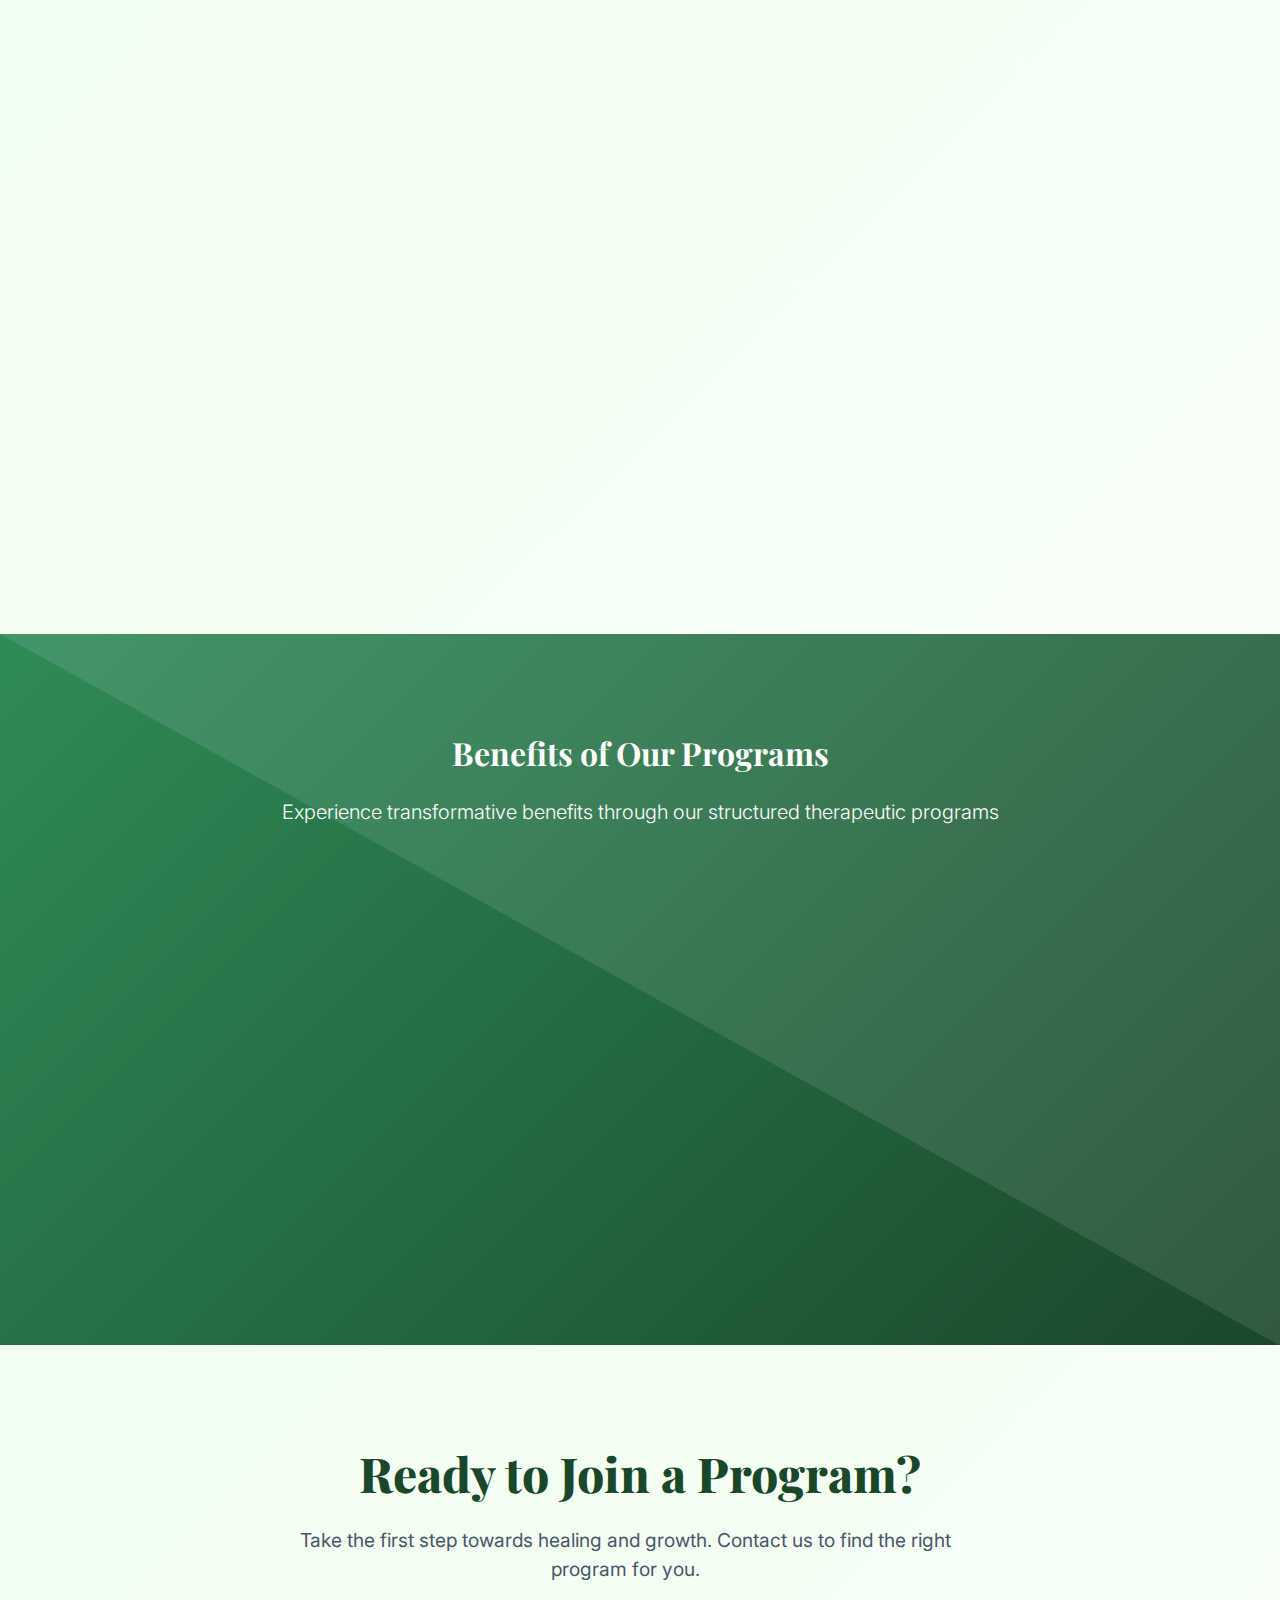
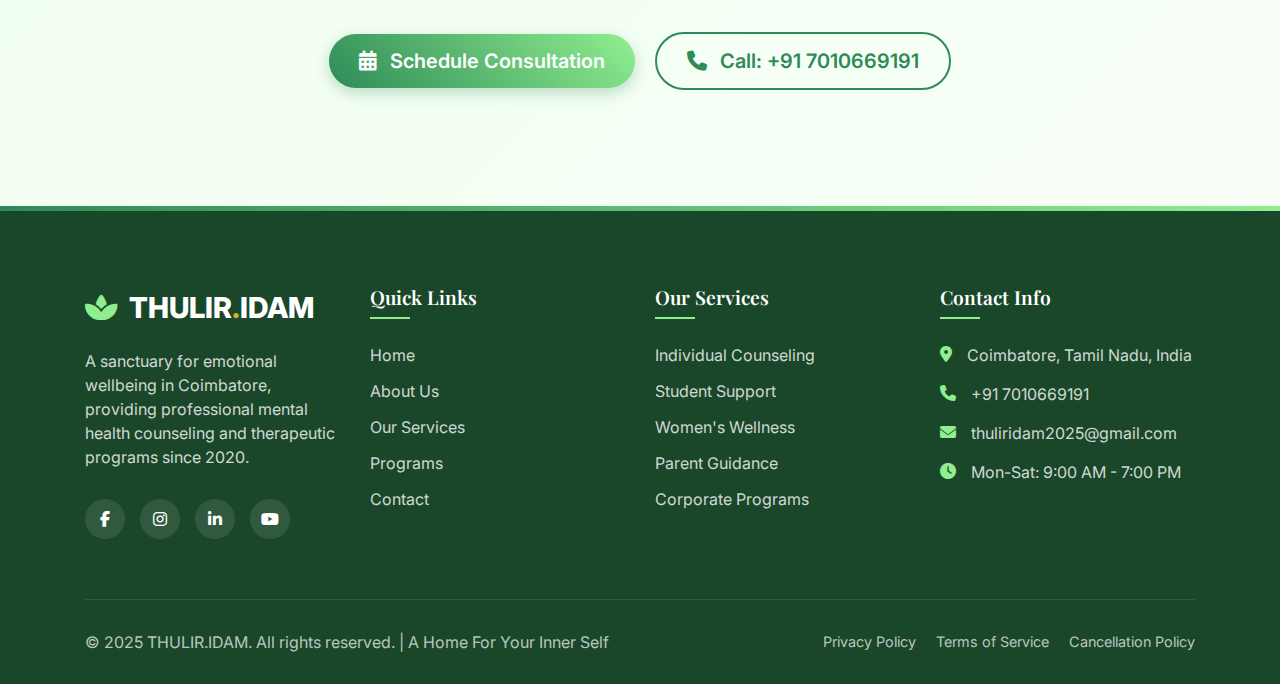
<file: programs.html>
<!DOCTYPE html>
<html lang="en">
<head>
    <meta charset="UTF-8">
    <meta name="viewport" content="width=device-width, initial-scale=1.0">
    <title>Therapeutic Programs | THULIR.IDAM - Mental Health Programs Coimbatore</title>
    <meta name="description" content="Specialized therapeutic programs including group therapy, creative workshops, kids camps, corporate wellness, and mindfulness programs in Coimbatore.">
    <meta name="keywords" content="group therapy Coimbatore, creative workshops, kids emotional camps, corporate wellness programs, mindfulness workshops, therapy programs">
    
    <!-- Bootstrap 4 CSS -->
    <link rel="stylesheet" href="https://cdn.jsdelivr.net/npm/bootstrap@4.6.2/dist/css/bootstrap.min.css">
    
    <!-- Favicon -->
    <link rel="icon" type="image/x-icon" href="images/favicon.ico">
    
    <!-- Animate.css -->
    <link rel="stylesheet" href="https://cdnjs.cloudflare.com/ajax/libs/animate.css/4.1.1/animate.min.css">
    
    <!-- Fonts -->
    <link rel="preconnect" href="https://fonts.googleapis.com">
    <link rel="preconnect" href="https://fonts.gstatic.com" crossorigin>
    <link href="https://fonts.googleapis.com/css2?family=Inter:wght@300;400;500;600;700;800&family=Playfair+Display:wght@400;500;600;700;800&display=swap" rel="stylesheet">
    
    <!-- Icons -->
    <link rel="stylesheet" href="https://cdnjs.cloudflare.com/ajax/libs/font-awesome/6.4.0/css/all.min.css">

    <!-- Main CSS -->
    <link rel="stylesheet" href="css/style.css">
    
    <style>
        /* ===== PREMIUM PROGRAMS PAGE CSS ===== */
        :root {
            --primary: #2E8B57;
            --primary-dark: #1A472A;
            --primary-light: #90EE90;
            --accent: #FFB6C1;
            --light: #F0FFF0;
            --dark: #1A472A;
            --gold: #D4AF37;
            --text-dark: #1A472A;
            --text-light: #4a5568;
            --shadow: rgba(46, 139, 87, 0.15);
        }
        
        
        /* Hero Section */
        .page-hero {
            padding: 180px 0 100px;
            background: linear-gradient(135deg, #F0FFF0 0%, #E8F5E8 100%);
            position: relative;
            overflow: hidden;
            min-height: 70vh;
            display: flex;
            align-items: center;
            margin-top: 80px;
        }
        
        .hero-shapes {
            position: absolute;
            width: 100%;
            height: 100%;
            pointer-events: none;
        }
        
        .shape {
            position: absolute;
            border-radius: 50%;
            background: rgba(46, 139, 87, 0.05);
            animation: floatShape 20s linear infinite;
        }
        
        .shape-1 {
            width: 300px;
            height: 300px;
            top: -150px;
            right: -150px;
            animation-delay: 0s;
        }
        
        .shape-2 {
            width: 200px;
            height: 200px;
            bottom: -100px;
            left: -100px;
            background: rgba(144, 238, 144, 0.05);
            animation-delay: 5s;
        }
        
        .shape-3 {
            width: 150px;
            height: 150px;
            top: 30%;
            right: 15%;
            background: rgba(255, 182, 193, 0.05);
            animation-delay: 10s;
        }
        
        @keyframes floatShape {
            0%, 100% { transform: translate(0, 0) rotate(0deg); }
            25% { transform: translate(20px, 20px) rotate(90deg); }
            50% { transform: translate(0, 40px) rotate(180deg); }
            75% { transform: translate(-20px, 20px) rotate(270deg); }
        }
        
        .page-hero h1 {
            font-size: 3.5rem;
            font-weight: 800;
            line-height: 1.2;
            margin-bottom: 20px;
            background: linear-gradient(45deg, var(--primary), var(--primary-light));
            -webkit-background-clip: text;
            -webkit-text-fill-color: transparent;
            background-clip: text;
        }
        
        .page-hero .lead {
            font-size: 1.3rem;
            color: var(--text-light);
            max-width: 600px;
            margin: 0 auto 40px;
        }
        
        /* Programs Section */
        .programs-section {
            background: white;
            position: relative;
        }
        
        .section-title {
            font-size: 2.8rem;
            font-weight: 800;
            margin-bottom: 20px;
            position: relative;
            display: inline-block;
        }
        
        .section-title::after {
            content: '';
            position: absolute;
            bottom: -10px;
            left: 50%;
            transform: translateX(-50%);
            width: 100px;
            height: 3px;
            background: linear-gradient(90deg, var(--primary), var(--primary-light));
        }
        
        .section-subtitle {
            font-size: 1.2rem;
            color: var(--text-light);
            max-width: 700px;
            margin: 0 auto 50px;
        }
        
        /* Program Cards */
        .program-feature {
            background: white;
            border-radius: 20px;
            padding: 40px 30px;
            height: 100%;
            transition: all 0.4s ease;
            box-shadow: 0 10px 30px var(--shadow);
            border: 2px solid transparent;
            position: relative;
            overflow: hidden;
        }
        
        .program-feature::before {
            content: '';
            position: absolute;
            top: 0;
            left: 0;
            right: 0;
            height: 5px;
            background: linear-gradient(90deg, var(--primary), var(--primary-light));
            transform: scaleX(0);
            transition: transform 0.4s ease;
        }
        
        .program-feature:hover::before {
            transform: scaleX(1);
        }
        
        .program-feature:hover {
            transform: translateY(-10px);
            box-shadow: 0 20px 40px rgba(46, 139, 87, 0.2);
            border-color: rgba(46, 139, 87, 0.1);
        }
        
        .program-icon {
            width: 80px;
            height: 80px;
            background: linear-gradient(135deg, var(--light), white);
            border-radius: 50%;
            display: flex;
            align-items: center;
            justify-content: center;
            margin: 0 auto 25px;
            font-size: 2rem;
            color: var(--primary);
            box-shadow: 0 10px 20px rgba(46, 139, 87, 0.1);
            transition: all 0.3s ease;
        }
        
        .program-feature:hover .program-icon {
            transform: scale(1.1);
            background: linear-gradient(135deg, var(--primary), var(--primary-light));
            color: white;
        }
        
        /* Detailed Program Sections */
        .program-detail {
            padding: 80px 0;
            border-bottom: 1px solid rgba(46, 139, 87, 0.1);
        }
        
        .program-detail:last-of-type {
            border-bottom: none;
        }
        
        .program-detail-image {
            position: relative;
            border-radius: 20px;
            overflow: hidden;
            box-shadow: 0 20px 40px var(--shadow);
            transition: transform 0.5s ease;
        }
        
        .program-detail-image:hover {
            transform: translateY(-10px);
        }
        
        .program-detail-content {
            padding-left: 40px;
        }
        
        @media (max-width: 992px) {
            .program-detail-content {
                padding-left: 0;
                margin-top: 40px;
            }
        }
        
        .program-badge {
            display: inline-block;
            padding: 8px 20px;
            background: linear-gradient(45deg, var(--primary), var(--primary-light));
            color: white;
            border-radius: 50px;
            font-weight: 600;
            font-size: 0.9rem;
            margin-bottom: 20px;
            box-shadow: 0 5px 15px rgba(46, 139, 87, 0.3);
        }
        
        .program-highlights {
            list-style: none;
            padding: 0;
            margin: 25px 0;
        }
        
        .program-highlights li {
            margin-bottom: 12px;
            padding-left: 35px;
            position: relative;
            color: var(--text-light);
        }
        
        .program-highlights li::before {
            content: '🌿';
            position: absolute;
            left: 0;
            top: 0;
            font-size: 1.2rem;
        }
        
        .program-info-item {
            background: var(--light);
            padding: 20px;
            border-radius: 12px;
            margin-bottom: 15px;
            border: 1px solid rgba(46, 139, 87, 0.1);
            transition: all 0.3s ease;
        }
        
        .program-info-item:hover {
            transform: translateX(5px);
            border-color: var(--primary);
            background: white;
        }
        
        .program-info-item i {
            color: var(--primary);
            font-size: 1.2rem;
            margin-right: 15px;
            transition: all 0.3s ease;
        }
        
        .program-info-item:hover i {
            transform: scale(1.2);
        }
        
        /* Benefits Section */
        .benefits-section {
            background: linear-gradient(135deg, var(--primary), var(--primary-dark));
            color: white;
            position: relative;
            overflow: hidden;
        }
        
        .benefits-section::before {
            content: '';
            position: absolute;
            top: 0;
            left: 0;
            right: 0;
            bottom: 0;
            background: url('data:image/svg+xml,<svg xmlns="http://www.w3.org/2000/svg" viewBox="0 0 100 100" preserveAspectRatio="none"><path d="M0,0 L100,0 L100,100 Z" fill="rgba(255,255,255,0.1)"/></svg>');
            background-size: cover;
        }
        
        .benefit-card {
            background: rgba(255, 255, 255, 0.1);
            backdrop-filter: blur(10px);
            border-radius: 15px;
            padding: 30px;
            height: 100%;
            transition: all 0.3s ease;
            border: 1px solid rgba(255, 255, 255, 0.2);
            text-align: center;
        }
        
        .benefit-card:hover {
            transform: translateY(-10px);
            background: rgba(255, 255, 255, 0.15);
            border-color: rgba(255, 255, 255, 0.3);
        }
        
        .benefit-icon {
            width: 80px;
            height: 80px;
            background: white;
            border-radius: 50%;
            display: flex;
            align-items: center;
            justify-content: center;
            margin: 0 auto 20px;
            font-size: 2rem;
            color: var(--primary);
            box-shadow: 0 10px 20px rgba(0, 0, 0, 0.1);
            transition: all 0.3s ease;
        }
        
        .benefit-card:hover .benefit-icon {
            transform: scale(1.1);
            background: var(--primary-light);
            color: var(--dark);
        }
        
        /* CTA Section */
        .cta-section {
            padding: 100px 0;
            background: linear-gradient(135deg, var(--light) 0%, #F8FFF8 100%);
            position: relative;
        }
        
        .cta-title {
            font-size: 3rem;
            font-weight: 800;
            margin-bottom: 20px;
            font-family: 'Playfair Display', serif;
            position: relative;
            z-index: 2;
        }
        
        .cta-description {
            font-size: 1.2rem;
            color: var(--text-light);
            margin-bottom: 40px;
            max-width: 700px;
            position: relative;
            z-index: 2;
        }
        
        /* Floating Elements */
        .floating-element {
            position: absolute;
            animation: float 6s ease-in-out infinite;
            opacity: 0.3;
            z-index: 1;
        }
        
        @keyframes float {
            0%, 100% { transform: translateY(0) rotate(0deg); }
            50% { transform: translateY(-20px) rotate(5deg); }
        }
        
        /* Reveal Animation */
        .reveal {
            opacity: 0;
            transform: translateY(30px);
            transition: all 0.8s ease;
        }
        
        .reveal.active {
            opacity: 1;
            transform: translateY(0);
        }
        
        .stagger-item {
            opacity: 0;
            transform: translateY(20px);
            transition: all 0.6s ease;
        }
        
        .stagger-item.active {
            opacity: 1;
            transform: translateY(0);
        }
        
        /* Responsive Design */
        @media (max-width: 1200px) {
            .page-hero h1,
            .cta-title {
                font-size: 3rem;
            }
            
            .section-title {
                font-size: 2.5rem;
            }
        }
        
        @media (max-width: 992px) {
            .page-hero h1 {
                font-size: 2.5rem;
            }
            
            .section-title {
                font-size: 2rem;
            }
            
            .page-hero .lead {
                font-size: 1.1rem;
            }
            
            .cta-title {
                font-size: 2rem;
            }
            
            .program-detail-content {
                padding-left: 0;
            }
        }
        
        @media (max-width: 768px) {
            .page-hero {
                padding: 150px 0 80px;
                margin-top: 70px;
            }
            
            .page-hero h1 {
                font-size: 2.2rem;
            }
            
            .section-title {
                font-size: 1.8rem;
            }
            
            .program-feature,
            .benefit-card {
                padding: 30px 20px;
            }
            
            .footer-bottom-content {
                flex-direction: column;
                text-align: center;
            }
            
            .footer-bottom-links {
                justify-content: center;
            }
        }
        
        @media (max-width: 576px) {
            .page-hero h1 {
                font-size: 1.8rem;
            }
            
            .section-title {
                font-size: 1.6rem;
            }
            
            .btn-primary,
            .btn-outline-primary,
            .btn-light {
                padding: 10px 20px;
                font-size: 0.9rem;
            }
        }
    </style>
</head>
<body>
    <!-- Header Navigation -->
    <header class="main-header">
        <nav class="navbar navbar-expand-lg navbar-light">
            <div class="container">
                <a class="navbar-brand" href="index.html">
                    <i class="fas fa-spa"></i>
                    <span class="logo-main">THULIR</span>
                    <span class="logo-dot">.</span>
                    <span class="logo-sub">IDAM</span>
                </a>
                
                <button class="navbar-toggler" type="button" data-toggle="collapse" data-target="#navbarNav" 
                        aria-controls="navbarNav" aria-expanded="false" aria-label="Toggle navigation">
                    <span class="navbar-toggler-icon"></span>
                </button>
                
                <div class="collapse navbar-collapse" id="navbarNav">
                    <ul class="navbar-nav ml-auto">
                        <li class="nav-item">
                            <a class="nav-link" href="index.html">Home</a>
                        </li>
                        <li class="nav-item">
                            <a class="nav-link" href="about.html">About Us</a>
                        </li>
                        <li class="nav-item dropdown">
                            <a class="nav-link dropdown-toggle" href="#" id="servicesDropdown" 
                               role="button" data-toggle="dropdown" aria-haspopup="true" aria-expanded="false">
                                Services
                            </a>
                            <div class="dropdown-menu" aria-labelledby="servicesDropdown">
                                <a class="dropdown-item" href="services/counselling.html">Counselling</a>
                                <a class="dropdown-item" href="services/bold-butterflies.html">Bold Butterflies</a>
                                <a class="dropdown-item" href="services/paavai-mozhi.html">Paavai Mozhi</a>
                                <a class="dropdown-item" href="services/the-roots.html">The Roots</a>
                                <a class="dropdown-item" href="services/eap.html">Employee Assistance</a>
                                <a class="dropdown-item" href="services/skill-lab.html">Skill Set Lab</a>
                            </div>
                        </li>
                        <li class="nav-item">
                            <a class="nav-link active" href="programs.html">Programs</a>
                        </li>
                        <li class="nav-item">
                            <a class="nav-link" href="contact.html">Contact</a>
                        </li>
                        <li class="nav-item ml-lg-2 mt-2 mt-lg-0">
                            <a href="tel:+917010669191" class="btn btn-primary">
                                <i class="fas fa-phone mr-2"></i> Call Now
                            </a>
                        </li>
                    </ul>
                </div>
            </div>
        </nav>
    </header>

    <!-- Programs Hero -->
    <section class="page-hero">
        <div class="hero-shapes">
            <div class="shape shape-1"></div>
            <div class="shape shape-2"></div>
            <div class="shape shape-3"></div>
        </div>
        
        <div class="floating-element" style="animation-delay: 0s; top: 20%; left: 10%;">
            <i class="fas fa-users fa-3x" style="color: var(--primary);"></i>
        </div>
        <div class="floating-element" style="animation-delay: 2s; top: 40%; right: 15%;">
            <i class="fas fa-heart fa-3x" style="color: var(--primary-light);"></i>
        </div>
        <div class="floating-element" style="animation-delay: 4s; bottom: 20%; left: 20%;">
            <i class="fas fa-brain fa-3x" style="color: var(--accent);"></i>
        </div>
        
        <div class="container">
            <div class="row justify-content-center text-center">
                <div class="col-lg-8">
                    <h1 class="animate__animated animate__fadeInDown">Specialized Therapeutic Programs</h1>
                    <p class="lead animate__animated animate__fadeInUp animate__delay-1s">
                        Comprehensive programs designed for specific needs, age groups, and healing goals
                    </p>
                    <a href="#program-list" class="btn btn-primary btn-lg animate__animated animate__pulse animate__delay-2s">
                        <i class="fas fa-arrow-down mr-2"></i> Explore Programs
                    </a>
                </div>
            </div>
        </div>
    </section>

    <!-- Programs Overview -->
    <section class="section programs-section" id="program-list">
        <div class="container">
            <div class="row justify-content-center text-center mb-5">
                <div class="col-lg-8">
                    <h2 class="section-title mb-3">Our Therapeutic Programs</h2>
                    <p class="section-subtitle">
                        Evidence-based programs tailored to support emotional wellbeing across all life stages
                    </p>
                </div>
            </div>
            
            <!-- Group Therapy Program -->
            <div class="program-detail reveal">
                <div class="row align-items-center">
                    <div class="col-lg-6 mb-5 mb-lg-0">
                        <div class="program-detail-image">
                            <img src="images/program1.png" alt="Group Therapy Sessions Coimbatore" 
                                 class="img-fluid rounded" loading="lazy">
                        </div>
                    </div>
                    <div class="col-lg-6">
                        <div class="program-detail-content">
                            <span class="program-badge">Most Popular</span>
                            <h3 class="h2 mb-4">Group Therapy Sessions</h3>
                            <p class="lead mb-4">Shared healing experiences in supportive, confidential group environments facilitated by experienced counselors.</p>
                            
                            <div class="mb-4">
                                <h5 class="h5 mb-3">Program Highlights:</h5>
                                <ul class="program-highlights">
                                    <li>Small groups (6-8 participants)</li>
                                    <li>Weekly 90-minute sessions</li>
                                    <li>Themed discussions and activities</li>
                                    <li>Confidential and safe environment</li>
                                    <li>Peer support and shared experiences</li>
                                </ul>
                            </div>
                            
                            <div class="program-info mb-4">
                                <div class="row">
                                    <div class="col-md-6 mb-3">
                                        <div class="program-info-item d-flex align-items-center">
                                            <i class="fas fa-clock"></i>
                                            <div>
                                                <h6 class="mb-1">Duration</h6>
                                                <p class="mb-0">8 weeks program</p>
                                            </div>
                                        </div>
                                    </div>
                                    <div class="col-md-6 mb-3">
                                        <div class="program-info-item d-flex align-items-center">
                                            <i class="fas fa-users"></i>
                                            <div>
                                                <h6 class="mb-1">Group Size</h6>
                                                <p class="mb-0">6-8 participants</p>
                                            </div>
                                        </div>
                                    </div>
                                </div>
                            </div>
                            
                            <a href="contact.html" class="btn btn-primary">
                                <i class="fas fa-calendar-check mr-2"></i> Join Program
                            </a>
                        </div>
                    </div>
                </div>
            </div>
            
            <!-- Kids Emotional Wellness Program -->
            <div class="program-detail reveal">
                <div class="row align-items-center">
                    <div class="col-lg-6 mb-5 mb-lg-0 order-lg-2">
                        <div class="program-detail-image">
                            <img src="images/program2.png" alt="Kids Emotional Wellness Camp Coimbatore" 
                                 class="img-fluid rounded" loading="lazy">
                        </div>
                    </div>
                    <div class="col-lg-6 order-lg-1">
                        <div class="program-detail-content">
                            <span class="program-badge" style="background: linear-gradient(45deg, #4CAF50, #81C784);">For Children (5-12 years)</span>
                            <h3 class="h2 mb-4">Kids Emotional Wellness Camp</h3>
                            <p class="lead mb-4">Creative and engaging camps designed to develop emotional intelligence, resilience, and social skills in children.</p>
                            
                            <div class="mb-4">
                                <h5 class="h5 mb-3">Program Features:</h5>
                                <ul class="program-highlights">
                                    <li>Age-appropriate activities (5-8, 9-12 years)</li>
                                    <li>Art and play therapy techniques</li>
                                    <li>Emotional regulation skills</li>
                                    <li>Social skills development</li>
                                    <li>Parent-child interactive sessions</li>
                                </ul>
                            </div>
                            
                            <div class="program-info mb-4">
                                <div class="row">
                                    <div class="col-md-6 mb-3">
                                        <div class="program-info-item d-flex align-items-center">
                                            <i class="fas fa-calendar-alt"></i>
                                            <div>
                                                <h6 class="mb-1">Schedule</h6>
                                                <p class="mb-0">Weekend camps (Sat-Sun)</p>
                                            </div>
                                        </div>
                                    </div>
                                    <div class="col-md-6 mb-3">
                                        <div class="program-info-item d-flex align-items-center">
                                            <i class="fas fa-child"></i>
                                            <div>
                                                <h6 class="mb-1">Age Group</h6>
                                                <p class="mb-0">5-12 years</p>
                                            </div>
                                        </div>
                                    </div>
                                </div>
                            </div>
                            
                            <a href="contact.html" class="btn btn-primary">
                                <i class="fas fa-calendar-check mr-2"></i> Enroll Your Child
                            </a>
                        </div>
                    </div>
                </div>
            </div>
            
            <!-- Creative Therapy Workshop -->
            <div class="program-detail reveal">
                <div class="row align-items-center">
                    <div class="col-lg-6 mb-5 mb-lg-0">
                        <div class="program-detail-image">
                            <img src="images/program3.png" alt="Creative Therapy Workshops Coimbatore" 
                                 class="img-fluid rounded" loading="lazy">
                        </div>
                    </div>
                    <div class="col-lg-6">
                        <div class="program-detail-content">
                            <span class="program-badge" style="background: linear-gradient(45deg, #2196F3, #64B5F6);">Art & Expression</span>
                            <h3 class="h2 mb-4">Creative Therapy Workshops</h3>
                            <p class="lead mb-4">Express emotions and find healing through art, music, writing, and creative modalities in guided therapeutic sessions.</p>
                            
                            <div class="mb-4">
                                <h5 class="h5 mb-3">Workshop Modules:</h5>
                                <ul class="program-highlights">
                                    <li><strong>Art Therapy:</strong> Painting, drawing, and collage for emotional expression</li>
                                    <li><strong>Music Therapy:</strong> Guided listening and rhythm exercises</li>
                                    <li><strong>Journaling:</strong> Therapeutic writing and storytelling</li>
                                    <li><strong>Clay Therapy:</strong> Sculpting and tactile creative work</li>
                                </ul>
                            </div>
                            
                            <div class="program-info mb-4">
                                <div class="row">
                                    <div class="col-md-6 mb-3">
                                        <div class="program-info-item d-flex align-items-center">
                                            <i class="fas fa-calendar"></i>
                                            <div>
                                                <h6 class="mb-1">Format</h6>
                                                <p class="mb-0">Weekend workshops</p>
                                            </div>
                                        </div>
                                    </div>
                                    <div class="col-md-6 mb-3">
                                        <div class="program-info-item d-flex align-items-center">
                                            <i class="fas fa-clock"></i>
                                            <div>
                                                <h6 class="mb-1">Duration</h6>
                                                <p class="mb-0">4-6 hours per workshop</p>
                                            </div>
                                        </div>
                                    </div>
                                </div>
                            </div>
                            
                            <a href="contact.html" class="btn btn-primary">
                                <i class="fas fa-paint-brush mr-2"></i> Join Workshop
                            </a>
                        </div>
                    </div>
                </div>
            </div>
            
            <!-- Corporate Wellness Program -->
            <div class="program-detail reveal">
                <div class="row align-items-center">
                    <div class="col-lg-6 mb-5 mb-lg-0 order-lg-2">
                        <div class="program-detail-image">
                            <img src="images/program4.png" alt="Corporate Wellness Programs Coimbatore" 
                                 class="img-fluid rounded" loading="lazy">
                        </div>
                    </div>
                    <div class="col-lg-6 order-lg-1">
                        <div class="program-detail-content">
                            <span class="program-badge" style="background: linear-gradient(45deg, #FF9800, #FFB74D);">For Organizations</span>
                            <h3 class="h2 mb-4">Corporate Wellness Programs</h3>
                            <p class="lead mb-4">Comprehensive workplace mental health programs designed to enhance employee wellbeing, productivity, and team dynamics.</p>
                            
                            <div class="mb-4">
                                <h5 class="h5 mb-3">Program Components:</h5>
                                <ul class="program-highlights">
                                    <li>Stress management workshops</li>
                                    <li>Team building and communication skills</li>
                                    <li>Leadership mental fitness training</li>
                                    <li>Work-life balance strategies</li>
                                    <li>Customized wellness plans for organizations</li>
                                </ul>
                            </div>
                            
                            <div class="program-info mb-4">
                                <div class="row">
                                    <div class="col-md-6 mb-3">
                                        <div class="program-info-item d-flex align-items-center">
                                            <i class="fas fa-building"></i>
                                            <div>
                                                <h6 class="mb-1">For</h6>
                                                <p class="mb-0">Companies & Organizations</p>
                                            </div>
                                        </div>
                                    </div>
                                    <div class="col-md-6 mb-3">
                                        <div class="program-info-item d-flex align-items-center">
                                            <i class="fas fa-user-tie"></i>
                                            <div>
                                                <h6 class="mb-1">Participants</h6>
                                                <p class="mb-0">10-500 employees</p>
                                            </div>
                                        </div>
                                    </div>
                                </div>
                            </div>
                            
                            <a href="contact.html" class="btn btn-primary">
                                <i class="fas fa-briefcase mr-2"></i> Request Proposal
                            </a>
                        </div>
                    </div>
                </div>
            </div>
        </div>
    </section>

    <!-- Additional Programs Grid -->
    <section class="section" style="background: linear-gradient(135deg, var(--light) 0%, #F8FFF8 100%);">
        <div class="container">
            <div class="row justify-content-center text-center mb-5">
                <div class="col-lg-8">
                    <h2 class="section-title mb-3">More Specialized Programs</h2>
                    <p class="section-subtitle">Additional therapeutic programs for specific needs and groups</p>
                </div>
            </div>
            
            <div class="row">
                <div class="col-md-6 col-lg-4 mb-4 stagger-item">
                    <div class="program-feature text-center">
                        <div class="program-icon">
                            <i class="fas fa-brain"></i>
                        </div>
                        <h3 class="h4 mb-3">Mindfulness & Meditation</h3>
                        <p class="text-muted mb-4">Learn mindfulness techniques and meditation practices for stress reduction and emotional balance.</p>
                        <ul class="program-highlights text-left mb-4">
                            <li>Guided meditation sessions</li>
                            <li>Mindfulness exercises</li>
                            <li>Breathwork techniques</li>
                        </ul>
                        <div class="mt-auto">
                            <a href="contact.html" class="btn btn-outline-primary">Learn More</a>
                        </div>
                    </div>
                </div>
                
                <div class="col-md-6 col-lg-4 mb-4 stagger-item">
                    <div class="program-feature text-center">
                        <div class="program-icon">
                            <i class="fas fa-heart"></i>
                        </div>
                        <h3 class="h4 mb-3">Parenting Support Groups</h3>
                        <p class="text-muted mb-4">Supportive groups for parents navigating challenges and seeking effective parenting strategies.</p>
                        <ul class="program-highlights text-left mb-4">
                            <li>Peer support sessions</li>
                            <li>Expert guidance</li>
                            <li>Practical strategies</li>
                        </ul>
                        <div class="mt-auto">
                            <a href="contact.html" class="btn btn-outline-primary">Learn More</a>
                        </div>
                    </div>
                </div>
                
                <div class="col-md-6 col-lg-4 mb-4 stagger-item">
                    <div class="program-feature text-center">
                        <div class="program-icon">
                            <i class="fas fa-heartbeat"></i>
                        </div>
                        <h3 class="h4 mb-3">Teen Resilience Program</h3>
                        <p class="text-muted mb-4">Specialized program for teenagers focusing on building resilience and coping skills.</p>
                        <ul class="program-highlights text-left mb-4">
                            <li>Age-appropriate counseling</li>
                            <li>Peer group sessions</li>
                            <li>Academic stress management</li>
                        </ul>
                        <div class="mt-auto">
                            <a href="contact.html" class="btn btn-outline-primary">Learn More</a>
                        </div>
                    </div>
                </div>
            </div>
        </div>
    </section>

    <!-- Program Benefits -->
    <section class="section benefits-section">
        <div class="container">
            <div class="row justify-content-center text-center mb-5">
                <div class="col-lg-8">
                    <h2 class="mb-4 text-white">Benefits of Our Programs</h2>
                    <p class="lead opacity-75 mb-5">Experience transformative benefits through our structured therapeutic programs</p>
                </div>
            </div>
            
            <div class="row">
                <div class="col-md-6 col-lg-3 mb-4 stagger-item">
                    <div class="benefit-card">
                        <div class="benefit-icon">
                            <i class="fas fa-users"></i>
                        </div>
                        <h4 class="h5 mb-3">Community Support</h4>
                        <p class="opacity-75 mb-0">Connect with others sharing similar experiences in a safe, supportive environment.</p>
                    </div>
                </div>
                
                <div class="col-md-6 col-lg-3 mb-4 stagger-item">
                    <div class="benefit-card">
                        <div class="benefit-icon">
                            <i class="fas fa-brain"></i>
                        </div>
                        <h4 class="h5 mb-3">Skill Development</h4>
                        <p class="opacity-75 mb-0">Learn practical coping skills and emotional regulation techniques.</p>
                    </div>
                </div>
                
                <div class="col-md-6 col-lg-3 mb-4 stagger-item">
                    <div class="benefit-card">
                        <div class="benefit-icon">
                            <i class="fas fa-heart"></i>
                        </div>
                        <h4 class="h5 mb-3">Holistic Healing</h4>
                        <p class="opacity-75 mb-0">Address emotional, mental, and social aspects of wellbeing.</p>
                    </div>
                </div>
                
                <div class="col-md-6 col-lg-3 mb-4 stagger-item">
                    <div class="benefit-card">
                        <div class="benefit-icon">
                            <i class="fas fa-chart-line"></i>
                        </div>
                        <h4 class="h5 mb-3">Structured Progress</h4>
                        <p class="opacity-75 mb-0">Follow a structured program with measurable progress and outcomes.</p>
                    </div>
                </div>
            </div>
        </div>
    </section>

    <!-- CTA Section -->
    <section class="section cta-section">
        <div class="container">
            <div class="row justify-content-center text-center">
                <div class="col-lg-8">
                    <h2 class="cta-title mb-4">Ready to Join a Program?</h2>
                    <p class="cta-description mb-5">
                        Take the first step towards healing and growth. Contact us to find the right program for you.
                    </p>
                    <div class="cta-buttons">
                        <a href="contact.html" class="btn btn-primary btn-lg mr-3 mb-3">
                            <i class="fas fa-calendar-alt mr-2"></i> Schedule Consultation
                        </a>
                        <a href="tel:+917010669191" class="btn btn-outline-primary btn-lg mb-3">
                            <i class="fas fa-phone mr-2"></i> Call: +91 7010669191
                        </a>
                    </div>
                </div>
            </div>
        </div>
    </section>

    <!-- Footer -->
    <footer class="main-footer">
        <div class="container">
            <div class="row">
                <div class="col-lg-3 col-md-6 mb-5 mb-lg-0">
                    <div class="footer-section">
                        <div class="footer-logo">
                            <i class="fas fa-spa"></i>
                            <div class="footer-logo-text">
                                <span>THULIR</span><span class="logo-dot">.</span><span>IDAM</span>
                            </div>
                        </div>
                        <p class="footer-description">
                            A sanctuary for emotional wellbeing in Coimbatore, providing professional 
                            mental health counseling and therapeutic programs since 2020.
                        </p>
                        <div class="social-links">
                            <a href="#" aria-label="Facebook"><i class="fab fa-facebook-f"></i></a>
                            <a href="#" aria-label="Instagram"><i class="fab fa-instagram"></i></a>
                            <a href="#" aria-label="LinkedIn"><i class="fab fa-linkedin-in"></i></a>
                            <a href="#" aria-label="YouTube"><i class="fab fa-youtube"></i></a>
                        </div>
                    </div>
                </div>
                
                <div class="col-lg-3 col-md-6 mb-5 mb-lg-0">
                    <div class="footer-section">
                        <h3 class="h5 mb-4">Quick Links</h3>
                        <ul class="footer-links">
                            <li><a href="index.html">Home</a></li>
                            <li><a href="about.html">About Us</a></li>
                            <li><a href="services/index.html">Our Services</a></li>
                            <li><a href="programs.html">Programs</a></li>
                            <li><a href="contact.html">Contact</a></li>
                        </ul>
                    </div>
                </div>
                
                <div class="col-lg-3 col-md-6 mb-5 mb-md-0">
                    <div class="footer-section">
                        <h3 class="h5 mb-4">Our Services</h3>
                        <ul class="footer-links">
                            <li><a href="services/counselling.html">Individual Counseling</a></li>
                            <li><a href="services/bold-butterflies.html">Student Support</a></li>
                            <li><a href="services/paavai-mozhi.html">Women's Wellness</a></li>
                            <li><a href="services/the-roots.html">Parent Guidance</a></li>
                            <li><a href="services/eap.html">Corporate Programs</a></li>
                        </ul>
                    </div>
                </div>
                
                <div class="col-lg-3 col-md-6">
                    <div class="footer-section">
                        <h3 class="h5 mb-4">Contact Info</h3>
                        <ul class="footer-contact">
                            <li>
                                <i class="fas fa-map-marker-alt"></i>
                                <span>Coimbatore, Tamil Nadu, India</span>
                            </li>
                            <li>
                                <i class="fas fa-phone"></i>
                                <a href="tel:+917010669191">+91 7010669191</a>
                            </li>
                            <li>
                                <i class="fas fa-envelope"></i>
                                <a href="mailto:thuliridam2025@gmail.com">thuliridam2025@gmail.com</a>
                            </li>
                            <li>
                                <i class="fas fa-clock"></i>
                                <span>Mon-Sat: 9:00 AM - 7:00 PM</span>
                            </li>
                        </ul>
                    </div>
                </div>
            </div>
            
            <div class="footer-bottom">
                <div class="footer-bottom-content">
                    <p class="mb-0">&copy; 2025 THULIR.IDAM. All rights reserved. | A Home For Your Inner Self</p>
                    <div class="footer-bottom-links">
                        <a href="privacy-policy.html">Privacy Policy</a>
                        <a href="terms-of-service.html">Terms of Service</a>
                        <a href="cancellation-policy.html">Cancellation Policy</a>
                    </div>
                </div>
            </div>
        </div>
    </footer>

    <!-- Back to Top Button -->
    <button class="back-to-top" id="backToTop" style="display: none; position: fixed; bottom: 30px; right: 30px; width: 50px; height: 50px; background: linear-gradient(45deg, var(--primary), var(--primary-light)); color: white; border: none; border-radius: 50%; cursor: pointer; box-shadow: 0 5px 15px rgba(46, 139, 87, 0.3); z-index: 1000; transition: all 0.3s ease;">
        <i class="fas fa-chevron-up"></i>
    </button>

    <!-- Bootstrap JS and dependencies -->
    <script src="https://cdn.jsdelivr.net/npm/jquery@3.5.1/dist/jquery.slim.min.js"></script>
    <script src="https://cdn.jsdelivr.net/npm/bootstrap@4.6.2/dist/js/bootstrap.bundle.min.js"></script>
    
    <!-- Custom JS -->
    <script>
        // ===== PREMIUM ANIMATIONS FOR PROGRAMS PAGE =====
        
        $(document).ready(function() {
            // Scroll animations
            setupScrollAnimations();
            
            // Back to top button
            setupBackToTop();
            
            // Smooth scroll for anchor links
            setupSmoothScroll();
            
            // Hover animations for cards
            setupCardAnimations();
            
            // Initialize animations
            animateOnScroll();
            
            // Parallax effect
            setupParallaxEffect();
        });
        
        // Scroll animations
        function setupScrollAnimations() {
            function animateOnScroll() {
                $('.reveal').each(function() {
                    if ($(this).visible(true)) {
                        $(this).addClass('active');
                    }
                });
                
                // Stagger animation for value cards
                $('.stagger-item').each(function(index) {
                    if ($(this).visible(true)) {
                        setTimeout(() => {
                            $(this).addClass('active');
                        }, index * 200);
                    }
                });
            }
            
            // Initial animation
            animateOnScroll();
            
            // Animate on scroll
            $(window).on('scroll', animateOnScroll);
        }
        
        // Back to top button
        function setupBackToTop() {
            const $backToTop = $('#backToTop');
            
            $backToTop.click(function() {
                $('html, body').animate({ scrollTop: 0 }, 800);
                return false;
            });
            
            $(window).scroll(function() {
                if ($(this).scrollTop() > 300) {
                    $backToTop.fadeIn();
                } else {
                    $backToTop.fadeOut();
                }
            });
        }
        
        // Smooth scroll
        function setupSmoothScroll() {
            $('a[href^="#"]').on('click', function(event) {
                const target = $(this.getAttribute('href'));
                if (target.length) {
                    event.preventDefault();
                    $('html, body').stop().animate({
                        scrollTop: target.offset().top - 80
                    }, 1000);
                }
            });
        }
        
        // Card hover animations
        function setupCardAnimations() {
            $('.program-feature, .benefit-card, .program-info-item').each(function() {
                $(this).hover(
                    function() {
                        $(this).css('transform', $(this).data('original-transform'));
                    },
                    function() {
                        $(this).css('transform', '');
                    }
                );
            });
            
            // Image hover effects
            $('.program-detail-image').hover(
                function() {
                    $(this).css('transform', 'translateY(-10px)');
                },
                function() {
                    $(this).css('transform', 'translateY(0)');
                }
            );
            
            // Program icon hover
            $('.program-feature').hover(
                function() {
                    $(this).find('.program-icon').css({
                        'transform': 'scale(1.1)',
                        'background': 'linear-gradient(135deg, var(--primary), var(--primary-light))',
                        'color': 'white'
                    });
                },
                function() {
                    $(this).find('.program-icon').css({
                        'transform': 'scale(1)',
                        'background': 'linear-gradient(135deg, var(--light), white)',
                        'color': 'var(--primary)'
                    });
                }
            );
            
            // Benefit icon hover
            $('.benefit-card').hover(
                function() {
                    $(this).find('.benefit-icon').css({
                        'transform': 'scale(1.1)',
                        'background': 'var(--primary-light)',
                        'color': 'var(--dark)'
                    });
                },
                function() {
                    $(this).find('.benefit-icon').css({
                        'transform': 'scale(1)',
                        'background': 'white',
                        'color': 'var(--primary)'
                    });
                }
            );
        }
        
        // Parallax effect
        function setupParallaxEffect() {
            $(window).scroll(function() {
                const scrolled = $(this).scrollTop();
                $('.shape-1').css('transform', `translate(${scrolled * 0.015}px, ${scrolled * 0.02}px)`);
                $('.shape-2').css('transform', `translate(${scrolled * -0.01}px, ${scrolled * 0.015}px)`);
                $('.shape-3').css('transform', `translate(${scrolled * 0.01}px, ${scrolled * -0.01}px)`);
                
                // Floating elements
                $('.floating-element').each(function() {
                    const speed = 0.02;
                    $(this).css('transform', `translateY(${scrolled * speed}px)`);
                });
            });
        }
        
        // Visibility check function
        $.fn.visible = function(partial) {
            const $t = $(this);
            const $w = $(window);
            const viewTop = $w.scrollTop();
            const viewBottom = viewTop + $w.height();
            const _top = $t.offset().top;
            const _bottom = _top + $t.height();
            const compareTop = partial === true ? _bottom : _top;
            const compareBottom = partial === true ? _top : _bottom;
            
            return ((compareBottom <= viewBottom) && (compareTop >= viewTop));
        };
    </script>
</body>
</html>
</file>
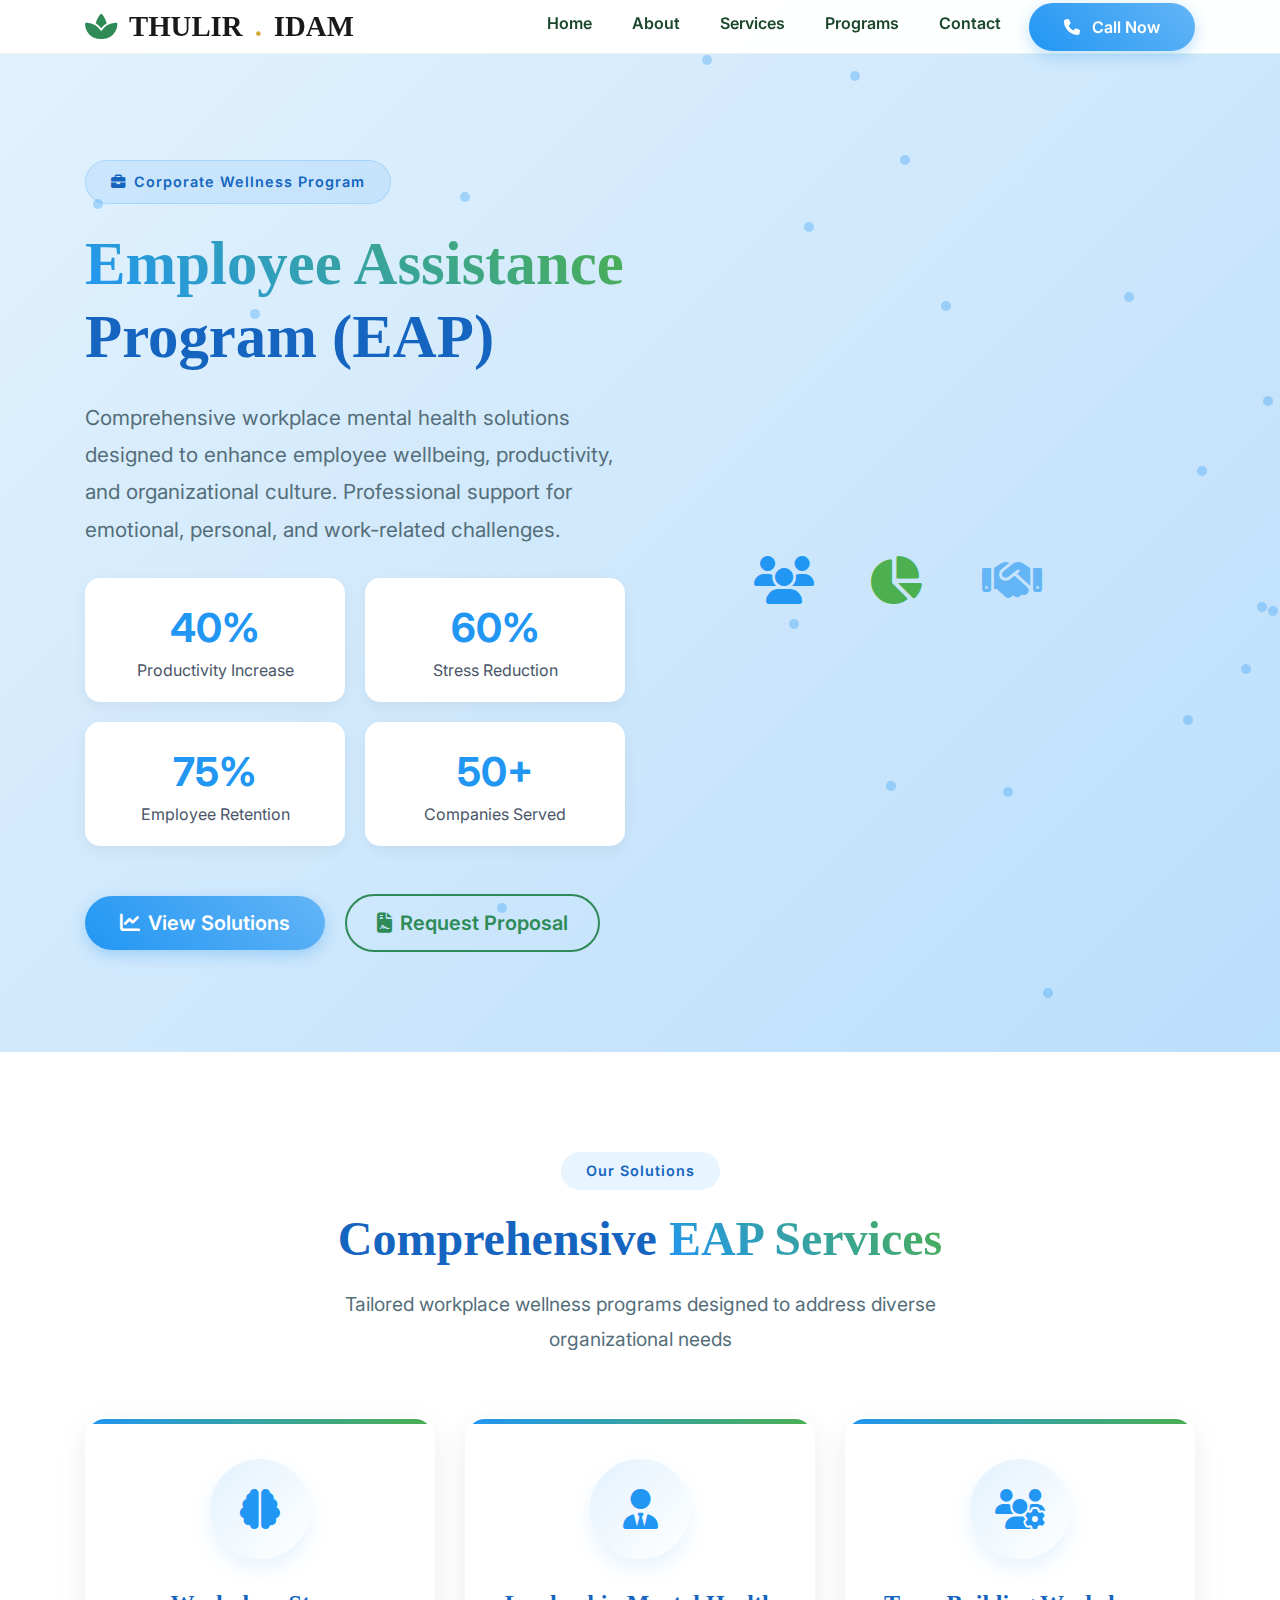
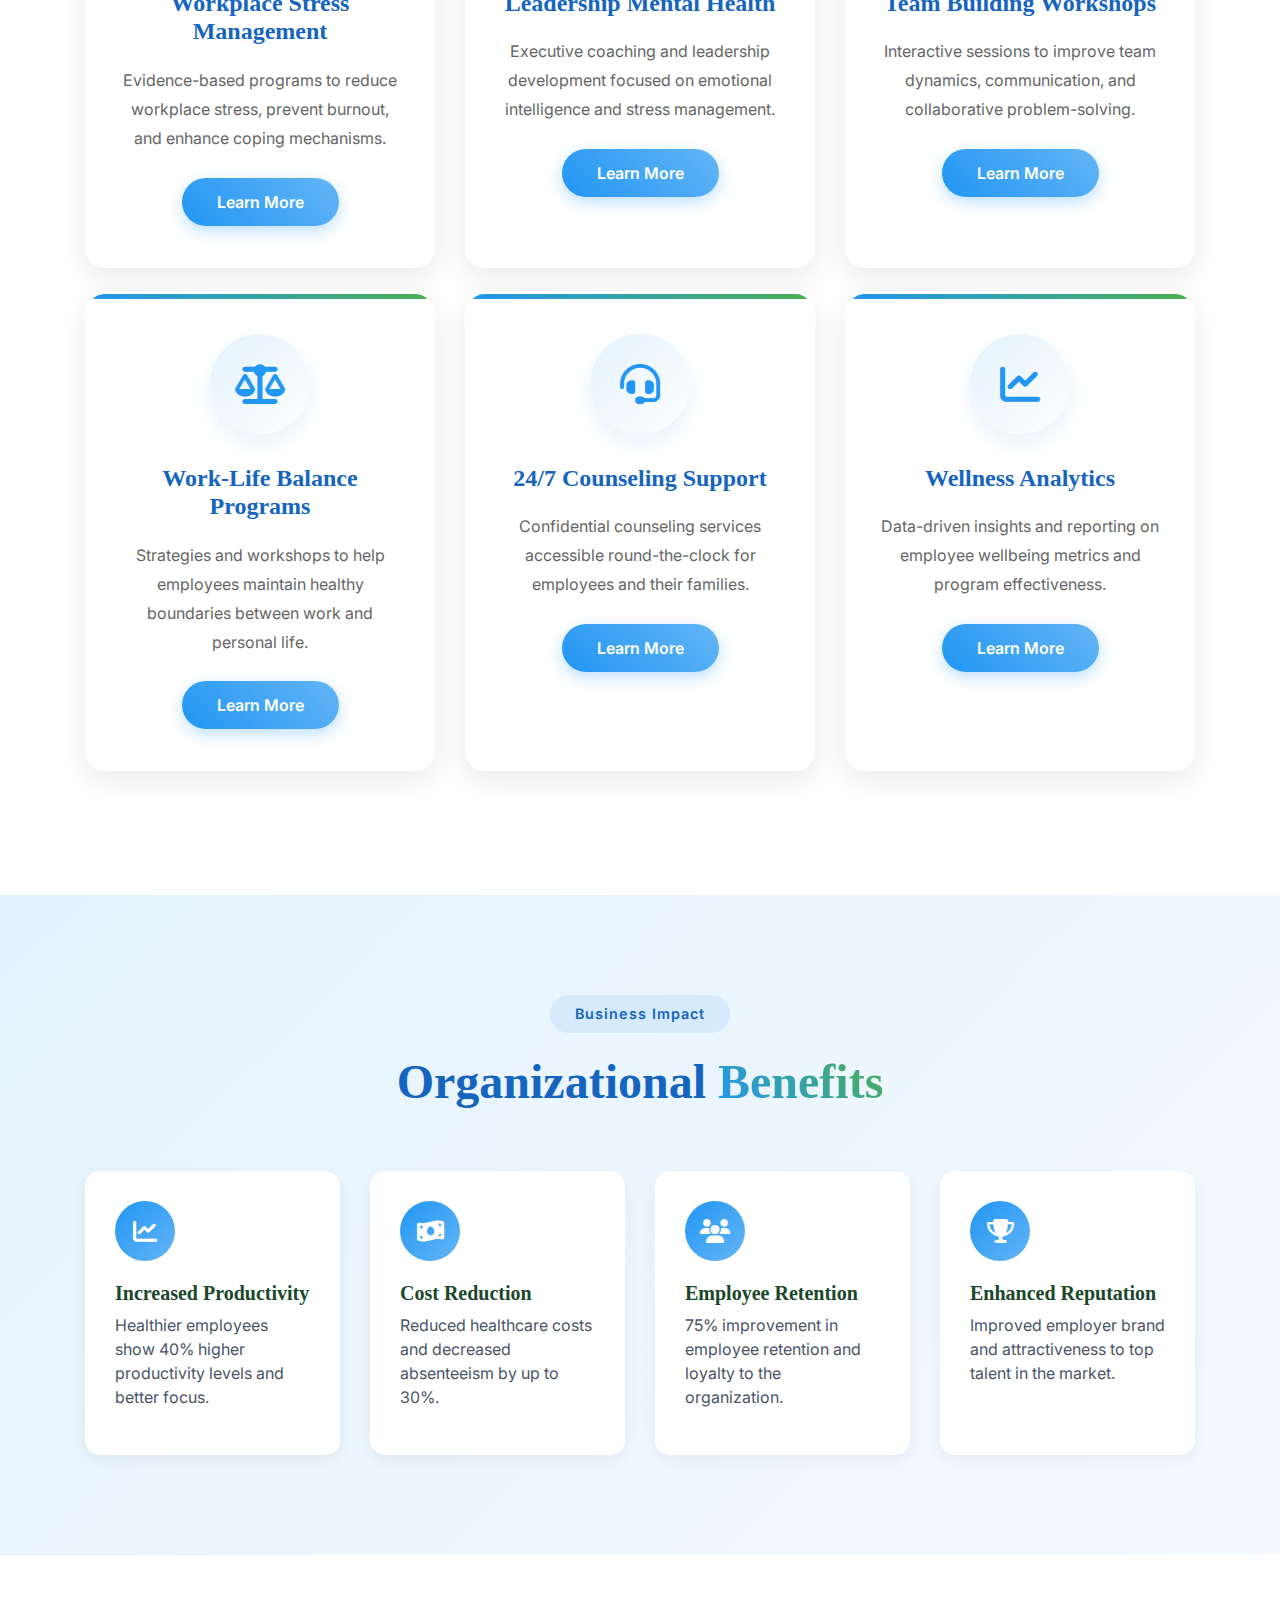
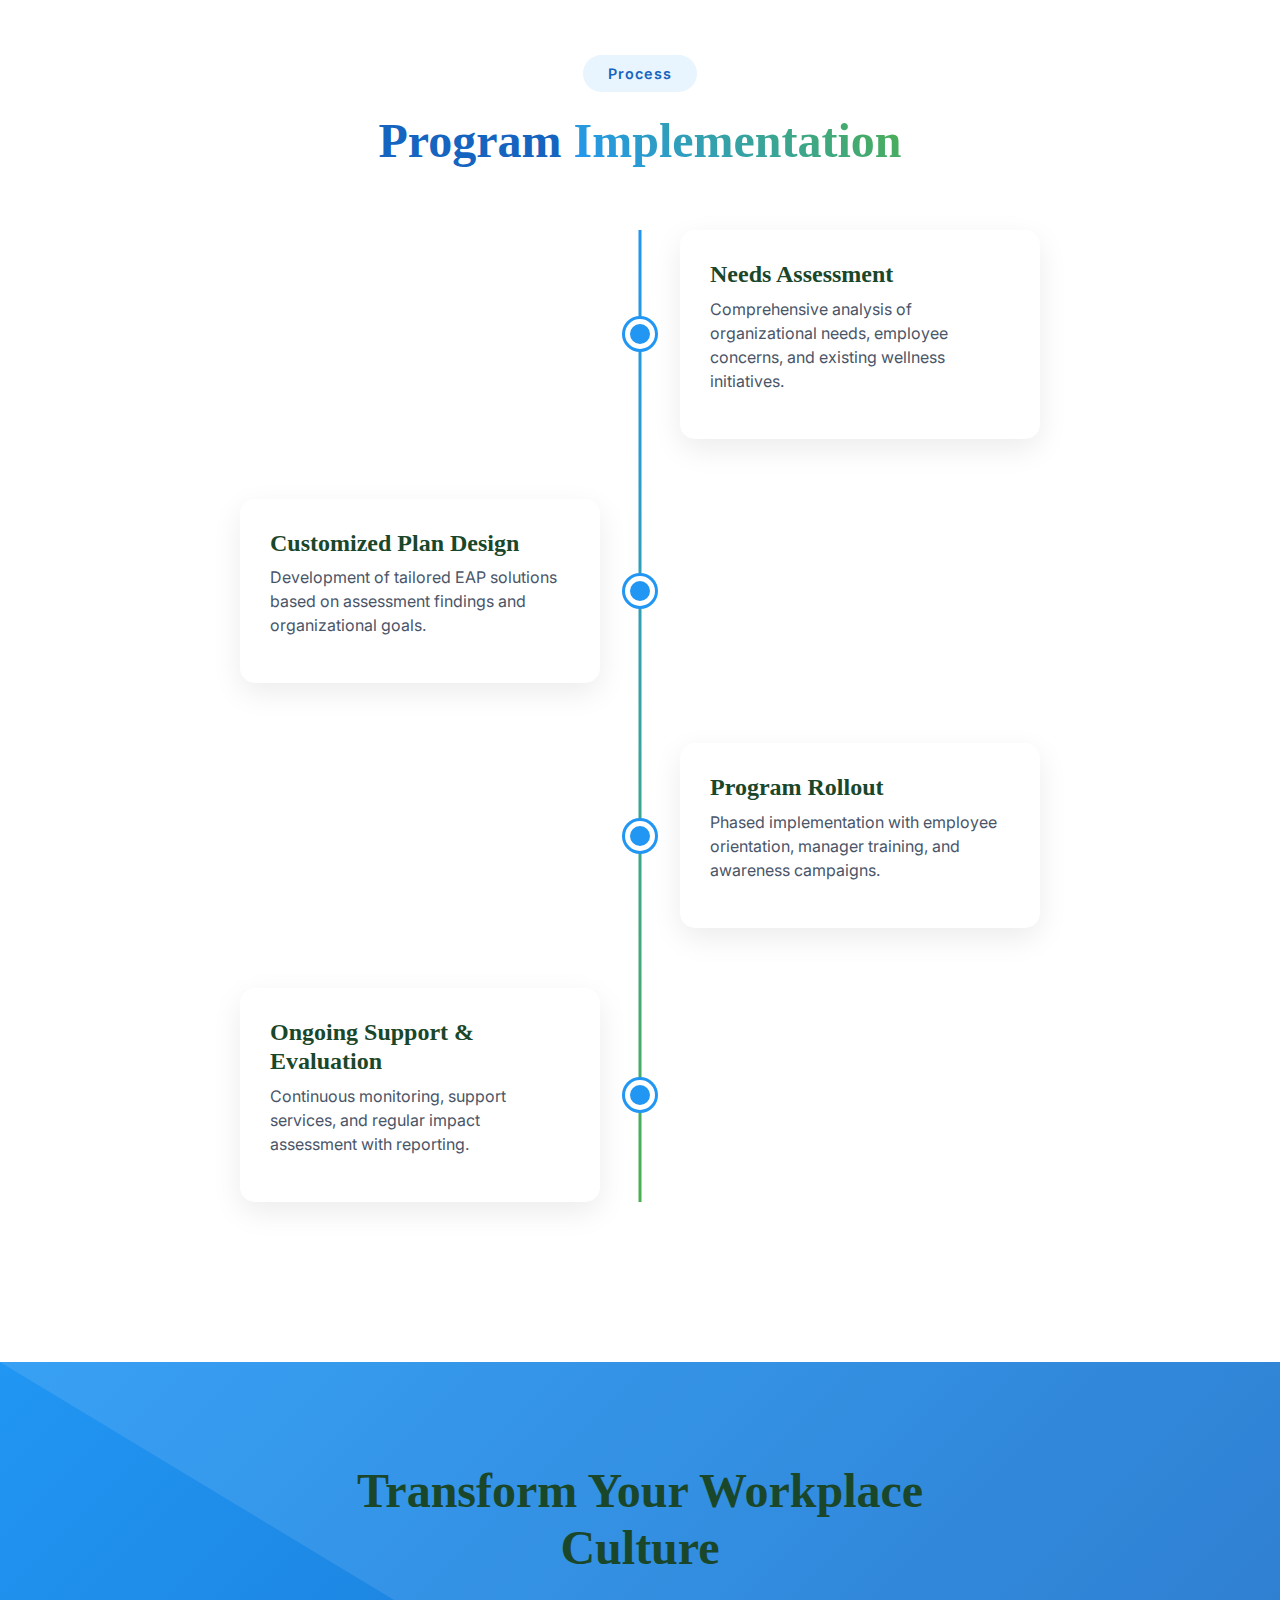
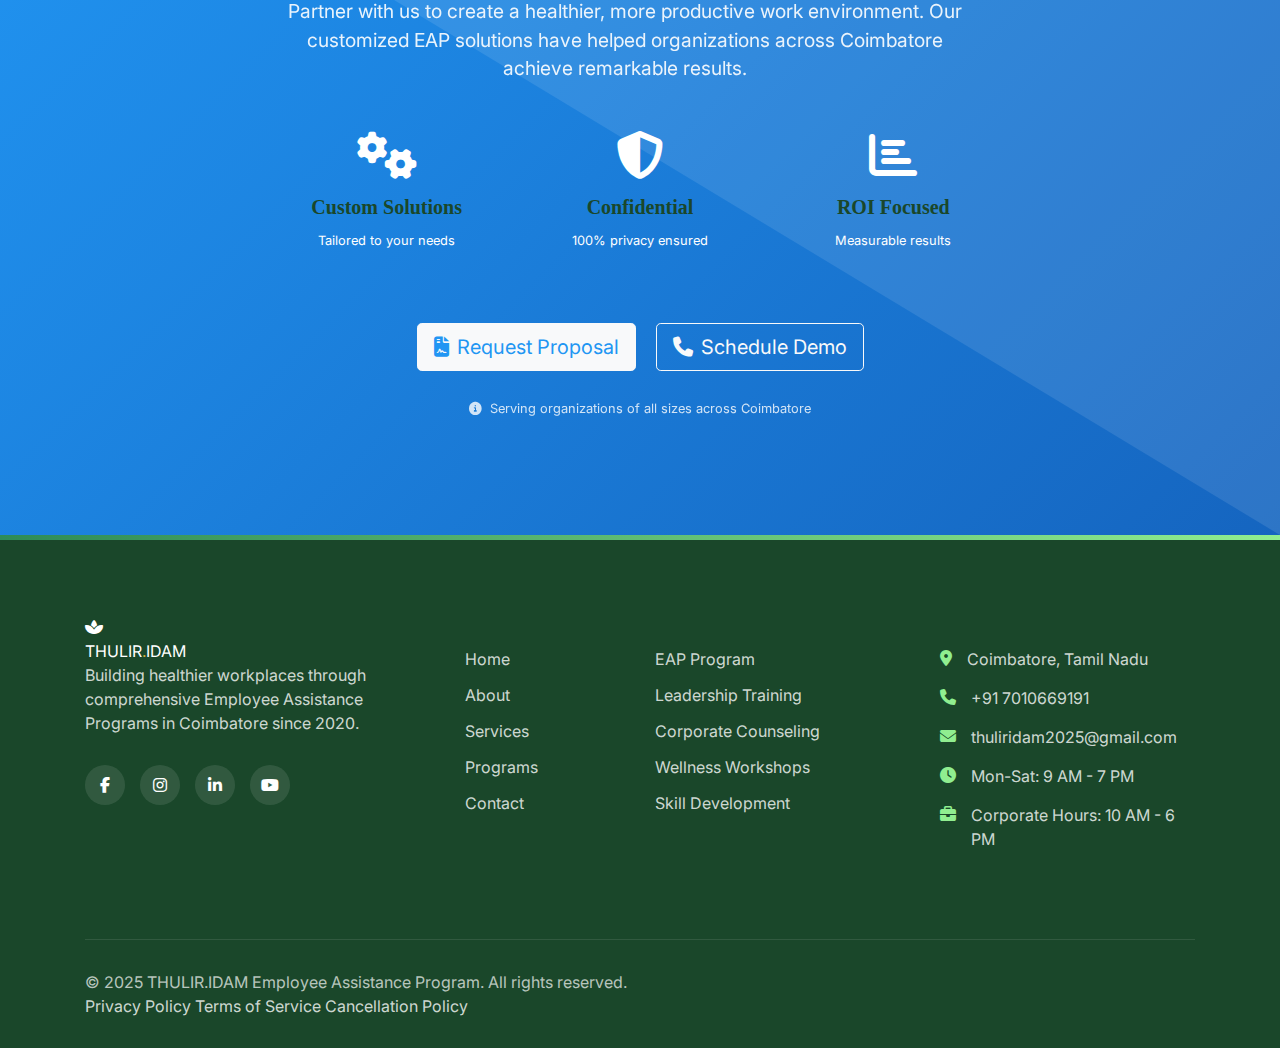
<file: services/eap.html>
<!DOCTYPE html>
<html lang="en">
<head>
    <meta charset="UTF-8">
    <meta name="viewport" content="width=device-width, initial-scale=1.0">
    <title>Employee Assistance Program | Corporate Wellness | THULIR.IDAM</title>
    <meta name="description" content="Comprehensive Employee Assistance Program in Coimbatore. Workplace mental health, stress management, and organizational wellbeing solutions.">
    
    <!-- Favicon -->
    <link rel="icon" type="image/x-icon" href="../images/favicon.ico">
    
    <!-- Bootstrap 4 -->
    <link rel="stylesheet" href="https://cdn.jsdelivr.net/npm/bootstrap@4.6.2/dist/css/bootstrap.min.css">
    
    <!-- Animate.css -->
    <link rel="stylesheet" href="https://cdnjs.cloudflare.com/ajax/libs/animate.css/4.1.1/animate.min.css">
    
    <!-- Fonts -->
    <link rel="preconnect" href="https://fonts.googleapis.com">
    <link rel="preconnect" href="https://fonts.gstatic.com" crossorigin>
    <link href="https://fonts.googleapis.com/css2?family=Inter:wght@300;400;500;600;700&display=swap" rel="stylesheet">
    
    <!-- Icons -->
    <link rel="stylesheet" href="https://cdnjs.cloudflare.com/ajax/libs/font-awesome/6.4.0/css/all.min.css">
    
    <!-- Main CSS -->
    <link rel="stylesheet" href="../css/style.css">
    
    <style>
        /* ===== EAP PREMIUM CSS ===== */
        :root {
            --eap-primary: #2196F3;
            --eap-secondary: #64B5F6;
            --eap-accent: #4CAF50;
            --eap-light: #E3F2FD;
            --eap-dark: #1565C0;
            --eap-gray: #546E7A;
        }
        
        /* Hero Section */
        .eap-hero {
            padding: 160px 0 100px;
            background: linear-gradient(135deg, #E3F2FD 0%, #BBDEFB 100%);
            position: relative;
            overflow: hidden;
            min-height: 90vh;
            display: flex;
            align-items: center;
        }
        
        .network-animation {
            position: absolute;
            width: 100%;
            height: 100%;
            pointer-events: none;
        }
        
        .network-node {
            position: absolute;
            width: 10px;
            height: 10px;
            background: var(--eap-primary);
            border-radius: 50%;
            opacity: 0.3;
            animation: pulseNode 2s infinite;
        }
        
        @keyframes pulseNode {
            0%, 100% { transform: scale(1); opacity: 0.3; }
            50% { transform: scale(1.5); opacity: 0.6; }
        }
        
        .eap-badge {
            display: inline-flex;
            align-items: center;
            padding: 10px 25px;
            background: rgba(33, 150, 243, 0.1);
            color: var(--eap-dark);
            border-radius: 50px;
            font-weight: 600;
            font-size: 0.9rem;
            letter-spacing: 1px;
            border: 1px solid rgba(33, 150, 243, 0.2);
            animation: eapPulse 3s infinite;
        }
        
        @keyframes eapPulse {
            0%, 100% { 
                transform: scale(1);
                background: rgba(33, 150, 243, 0.1);
            }
            50% { 
                transform: scale(1.03);
                background: rgba(33, 150, 243, 0.15);
            }
        }
        
        .eap-title {
            font-size: 3.8rem;
            font-weight: 800;
            line-height: 1.2;
            margin: 25px 0;
            color: var(--eap-dark);
        }
        
        .eap-gradient {
            background: linear-gradient(45deg, var(--eap-primary), var(--eap-accent));
            -webkit-background-clip: text;
            -webkit-text-fill-color: transparent;
            background-clip: text;
        }
        
        .eap-subtitle {
            font-size: 1.3rem;
            color: #546E7A;
            line-height: 1.8;
            max-width: 600px;
            margin-bottom: 30px;
        }
        
        .hero-stats {
            display: grid;
            grid-template-columns: repeat(2, 1fr);
            gap: 20px;
            margin: 30px 0;
        }
        
        .stat-item {
            background: white;
            padding: 20px;
            border-radius: 15px;
            box-shadow: 0 5px 15px rgba(0, 0, 0, 0.05);
            text-align: center;
        }
        
        .stat-number {
            font-size: 2.5rem;
            font-weight: 700;
            color: var(--eap-primary);
            display: block;
        }
        
        /* Services Section */
        .services-section {
            padding: 100px 0;
            background: white;
        }
        
        .section-header {
            text-align: center;
            margin-bottom: 60px;
        }
        
        .section-tag {
            display: inline-block;
            padding: 8px 25px;
            background: rgba(33, 150, 243, 0.1);
            color: var(--eap-dark);
            border-radius: 50px;
            font-weight: 600;
            font-size: 0.9rem;
            letter-spacing: 1px;
            margin-bottom: 20px;
        }
        
        .section-title {
            font-size: 3rem;
            font-weight: 800;
            color: var(--eap-dark);
            margin-bottom: 20px;
        }
        
        .section-description {
            font-size: 1.2rem;
            color: var(--eap-gray);
            max-width: 700px;
            margin: 0 auto;
            line-height: 1.8;
        }
        
        .service-card {
            background: white;
            border-radius: 20px;
            padding: 40px 30px;
            height: 100%;
            transition: all 0.4s cubic-bezier(0.4, 0, 0.2, 1);
            box-shadow: 0 10px 30px rgba(0, 0, 0, 0.08);
            border: 2px solid transparent;
            position: relative;
            overflow: hidden;
        }
        
        .service-card:before {
            content: '';
            position: absolute;
            top: 0;
            left: 0;
            right: 0;
            height: 5px;
            background: linear-gradient(90deg, var(--eap-primary), var(--eap-accent));
        }
        
        .service-card:hover {
            transform: translateY(-10px);
            box-shadow: 0 20px 40px rgba(33, 150, 243, 0.15);
            border-color: rgba(33, 150, 243, 0.1);
        }
        
        .service-icon {
            width: 100px;
            height: 100px;
            background: linear-gradient(135deg, var(--eap-light), white);
            border-radius: 50%;
            display: flex;
            align-items: center;
            justify-content: center;
            margin: 0 auto 30px;
            font-size: 2.5rem;
            color: var(--eap-primary);
            box-shadow: 0 10px 20px rgba(33, 150, 243, 0.1);
            transition: all 0.3s ease;
        }
        
        .service-card:hover .service-icon {
            transform: scale(1.1);
            background: linear-gradient(135deg, var(--eap-primary), var(--eap-secondary));
            color: white;
        }
        
        .service-card h3 {
            font-size: 1.5rem;
            font-weight: 700;
            color: var(--eap-dark);
            margin-bottom: 20px;
            text-align: center;
        }
        
        .service-card p {
            color: #666;
            line-height: 1.8;
            margin-bottom: 25px;
            text-align: center;
        }
        
        /* Benefits Section */
        .benefits-section {
            padding: 100px 0;
            background: linear-gradient(135deg, var(--eap-light) 0%, #F5F9FF 100%);
        }
        
        .benefit-grid {
            display: grid;
            grid-template-columns: repeat(auto-fit, minmax(250px, 1fr));
            gap: 30px;
        }
        
        .benefit-item {
            background: white;
            padding: 30px;
            border-radius: 15px;
            box-shadow: 0 5px 15px rgba(0, 0, 0, 0.05);
            transition: all 0.3s ease;
        }
        
        .benefit-item:hover {
            transform: translateY(-5px);
            box-shadow: 0 10px 25px rgba(0, 0, 0, 0.1);
        }
        
        .benefit-icon {
            width: 60px;
            height: 60px;
            background: linear-gradient(135deg, var(--eap-primary), var(--eap-secondary));
            border-radius: 50%;
            display: flex;
            align-items: center;
            justify-content: center;
            font-size: 1.5rem;
            color: white;
            margin-bottom: 20px;
        }
        
        /* Implementation Section */
        .implementation-section {
            padding: 100px 0;
            background: white;
        }
        
        .timeline {
            position: relative;
            max-width: 800px;
            margin: 0 auto;
        }
        
        .timeline:before {
            content: '';
            position: absolute;
            top: 0;
            bottom: 0;
            left: 50%;
            width: 3px;
            background: linear-gradient(180deg, var(--eap-primary), var(--eap-accent));
            transform: translateX(-50%);
        }
        
        .timeline-item {
            display: flex;
            align-items: center;
            margin-bottom: 60px;
            position: relative;
        }
        
        .timeline-item:nth-child(odd) {
            flex-direction: row-reverse;
        }
        
        .timeline-content {
            background: white;
            padding: 30px;
            border-radius: 15px;
            box-shadow: 0 10px 30px rgba(0, 0, 0, 0.08);
            width: 45%;
            position: relative;
        }
        
        .timeline-marker {
            width: 30px;
            height: 30px;
            background: var(--eap-primary);
            border: 5px solid white;
            border-radius: 50%;
            position: absolute;
            left: 50%;
            transform: translateX(-50%);
            z-index: 2;
            box-shadow: 0 0 0 3px var(--eap-primary);
        }
        
        /* CTA Section */
        .eap-cta {
            padding: 100px 0;
            background: linear-gradient(135deg, var(--eap-primary), var(--eap-dark));
            color: white;
            position: relative;
            overflow: hidden;
        }
        
        .eap-cta:before {
            content: '';
            position: absolute;
            top: 0;
            left: 0;
            right: 0;
            bottom: 0;
            background: url('data:image/svg+xml,<svg xmlns="http://www.w3.org/2000/svg" viewBox="0 0 100 100" preserveAspectRatio="none"><path d="M0,0 L100,0 L100,100 Z" fill="rgba(255,255,255,0.1)"/></svg>');
            background-size: cover;
        }
        
        .cta-title {
            font-size: 3rem;
            font-weight: 800;
            margin-bottom: 20px;
            position: relative;
            z-index: 2;
        }
        
        .cta-description {
            font-size: 1.2rem;
            opacity: 0.9;
            margin-bottom: 40px;
            max-width: 700px;
            position: relative;
            z-index: 2;
        }
        
        /* Custom Buttons */
        .btn-eap {
            background: linear-gradient(45deg, var(--eap-primary), var(--eap-secondary));
            color: white;
            border: none;
            padding: 12px 35px;
            border-radius: 50px;
            font-weight: 600;
            transition: all 0.3s ease;
            box-shadow: 0 5px 15px rgba(33, 150, 243, 0.3);
        }
        
        .btn-eap:hover {
            transform: translateY(-3px);
            box-shadow: 0 10px 25px rgba(33, 150, 243, 0.4);
            color: white;
        }
        
        /* Responsive Design */
        @media (max-width: 992px) {
            .eap-title {
                font-size: 3rem;
            }
            
            .section-title {
                font-size: 2.5rem;
            }
            
            .timeline:before {
                left: 30px;
            }
            
            .timeline-item {
                flex-direction: row !important;
                margin-left: 60px;
            }
            
            .timeline-content {
                width: 100%;
            }
            
            .timeline-marker {
                left: 30px;
            }
            
            .cta-title {
                font-size: 2.5rem;
            }
        }
        
        @media (max-width: 768px) {
            .eap-title {
                font-size: 2.5rem;
            }
            
            .section-title {
                font-size: 2rem;
            }
            
            .eap-subtitle {
                font-size: 1.1rem;
            }
            
            .cta-title {
                font-size: 2rem;
            }
            
            .hero-stats {
                grid-template-columns: 1fr;
            }
        }
        
        @media (max-width: 576px) {
            .eap-title {
                font-size: 2.2rem;
            }
            
            .section-title {
                font-size: 1.8rem;
            }
            
            .service-card {
                padding: 30px 20px;
            }
        }
    </style>
</head>
<body>
    <!-- Navigation -->
    <nav class="navbar navbar-expand-lg navbar-light fixed-top main-header">
        <div class="container">
            <a class="navbar-brand" href="../index.html">
                <i class="fas fa-spa"></i>
                <span class="logo-main">THULIR</span>
                <span class="logo-dot">.</span>
                <span class="logo-sub">IDAM</span>
            </a>
            
            <button class="navbar-toggler" type="button" data-toggle="collapse" data-target="#navbarNav">
                <span class="navbar-toggler-icon"></span>
            </button>
            
            <div class="collapse navbar-collapse" id="navbarNav">
                <ul class="navbar-nav ml-auto">
                    <li class="nav-item"><a class="nav-link" href="../index.html">Home</a></li>
                    <li class="nav-item"><a class="nav-link" href="../about.html">About</a></li>
                    <li class="nav-item dropdown active">
                        <a class="nav-link dropdown-toggle" href="index.html">Services</a>
                        <div class="dropdown-menu">
                            <a class="dropdown-item" href="counselling.html">Counseling</a>
                            <a class="dropdown-item" href="bold-butterflies.html">Bold Butterflies</a>
                            <a class="dropdown-item" href="paavai-mozhi.html">Paavai Mozhi</a>
                            <a class="dropdown-item" href="the-roots.html">The Roots</a>
                            <a class="dropdown-item active" href="eap.html">EAP</a>
                            <a class="dropdown-item" href="skill-lab.html">Skill Lab</a>
                        </div>
                    </li>
                    <li class="nav-item"><a class="nav-link" href="../programs.html">Programs</a></li>
                    <li class="nav-item"><a class="nav-link" href="../contact.html">Contact</a></li>
                    <li class="nav-item ml-2">
                        <a href="tel:+917010669191" class="btn btn-primary btn-eap">
                            <i class="fas fa-phone mr-2"></i> Call Now
                        </a>
                    </li>
                </ul>
            </div>
        </div>
    </nav>

    <!-- Hero Section -->
    <section class="eap-hero">
        <div class="network-animation" id="networkContainer"></div>
        
        <div class="container">
            <div class="row align-items-center">
                <div class="col-lg-6">
                    <div class="hero-content">
                        <span class="eap-badge">
                            <i class="fas fa-briefcase mr-2"></i>Corporate Wellness Program
                        </span>
                        
                        <h1 class="eap-title mt-4">
                            <span class="eap-gradient">Employee Assistance</span>
                            <br>Program (EAP)
                        </h1>
                        
                        <p class="eap-subtitle">
                            Comprehensive workplace mental health solutions designed to enhance employee wellbeing, 
                            productivity, and organizational culture. Professional support for emotional, personal, and work-related challenges.
                        </p>
                        
                        <div class="hero-stats">
                            <div class="stat-item">
                                <span class="stat-number">40%</span>
                                <span>Productivity Increase</span>
                            </div>
                            <div class="stat-item">
                                <span class="stat-number">60%</span>
                                <span>Stress Reduction</span>
                            </div>
                            <div class="stat-item">
                                <span class="stat-number">75%</span>
                                <span>Employee Retention</span>
                            </div>
                            <div class="stat-item">
                                <span class="stat-number">50+</span>
                                <span>Companies Served</span>
                            </div>
                        </div>
                        
                        <div class="mt-5">
                            <a href="#services" class="btn btn-eap btn-lg mr-3 animate__animated animate__pulse animate__delay-2s">
                                <i class="fas fa-chart-line mr-2"></i>View Solutions
                            </a>
                            <a href="#contact" class="btn btn-outline-primary btn-lg">
                                <i class="fas fa-file-contract mr-2"></i>Request Proposal
                            </a>
                        </div>
                    </div>
                </div>
                
                <div class="col-lg-6">
                    <div class="hero-image text-center">
                        <div class="corporate-icons">
                            <div class="corporate-icon floating" style="animation-delay: 0s;">
                                <i class="fas fa-users fa-3x" style="color: var(--eap-primary);"></i>
                            </div>
                            <div class="corporate-icon floating" style="animation-delay: 1s;">
                                <i class="fas fa-chart-pie fa-3x" style="color: var(--eap-accent);"></i>
                            </div>
                            <div class="corporate-icon floating" style="animation-delay: 2s;">
                                <i class="fas fa-handshake fa-3x" style="color: var(--eap-secondary);"></i>
                            </div>
                        </div>
                    </div>
                </div>
            </div>
        </div>
    </section>

    <!-- Services Section -->
    <section class="services-section" id="services">
        <div class="container">
            <div class="section-header">
                <span class="section-tag">Our Solutions</span>
                <h2 class="section-title">Comprehensive <span class="eap-gradient">EAP Services</span></h2>
                <p class="section-description">
                    Tailored workplace wellness programs designed to address diverse organizational needs
                </p>
            </div>
            
            <div class="row">
                <div class="col-lg-4 col-md-6 mb-4">
                    <div class="service-card">
                        <div class="service-icon">
                            <i class="fas fa-brain"></i>
                        </div>
                        <h3>Workplace Stress Management</h3>
                        <p>Evidence-based programs to reduce workplace stress, prevent burnout, and enhance coping mechanisms.</p>
                        <div class="text-center">
                            <a href="#" class="btn btn-eap">Learn More</a>
                        </div>
                    </div>
                </div>
                
                <div class="col-lg-4 col-md-6 mb-4">
                    <div class="service-card">
                        <div class="service-icon">
                            <i class="fas fa-user-tie"></i>
                        </div>
                        <h3>Leadership Mental Health</h3>
                        <p>Executive coaching and leadership development focused on emotional intelligence and stress management.</p>
                        <div class="text-center">
                            <a href="#" class="btn btn-eap">Learn More</a>
                        </div>
                    </div>
                </div>
                
                <div class="col-lg-4 col-md-6 mb-4">
                    <div class="service-card">
                        <div class="service-icon">
                            <i class="fas fa-users-cog"></i>
                        </div>
                        <h3>Team Building Workshops</h3>
                        <p>Interactive sessions to improve team dynamics, communication, and collaborative problem-solving.</p>
                        <div class="text-center">
                            <a href="#" class="btn btn-eap">Learn More</a>
                        </div>
                    </div>
                </div>
                
                <div class="col-lg-4 col-md-6 mb-4">
                    <div class="service-card">
                        <div class="service-icon">
                            <i class="fas fa-balance-scale"></i>
                        </div>
                        <h3>Work-Life Balance Programs</h3>
                        <p>Strategies and workshops to help employees maintain healthy boundaries between work and personal life.</p>
                        <div class="text-center">
                            <a href="#" class="btn btn-eap">Learn More</a>
                        </div>
                    </div>
                </div>
                
                <div class="col-lg-4 col-md-6 mb-4">
                    <div class="service-card">
                        <div class="service-icon">
                            <i class="fas fa-headset"></i>
                        </div>
                        <h3>24/7 Counseling Support</h3>
                        <p>Confidential counseling services accessible round-the-clock for employees and their families.</p>
                        <div class="text-center">
                            <a href="#" class="btn btn-eap">Learn More</a>
                        </div>
                    </div>
                </div>
                
                <div class="col-lg-4 col-md-6 mb-4">
                    <div class="service-card">
                        <div class="service-icon">
                            <i class="fas fa-chart-line"></i>
                        </div>
                        <h3>Wellness Analytics</h3>
                        <p>Data-driven insights and reporting on employee wellbeing metrics and program effectiveness.</p>
                        <div class="text-center">
                            <a href="#" class="btn btn-eap">Learn More</a>
                        </div>
                    </div>
                </div>
            </div>
        </div>
    </section>

    <!-- Benefits Section -->
    <section class="benefits-section">
        <div class="container">
            <div class="section-header">
                <span class="section-tag">Business Impact</span>
                <h2 class="section-title">Organizational <span class="eap-gradient">Benefits</span></h2>
            </div>
            
            <div class="benefit-grid">
                <div class="benefit-item">
                    <div class="benefit-icon">
                        <i class="fas fa-chart-line"></i>
                    </div>
                    <h5>Increased Productivity</h5>
                    <p>Healthier employees show 40% higher productivity levels and better focus.</p>
                </div>
                
                <div class="benefit-item">
                    <div class="benefit-icon">
                        <i class="fas fa-money-bill-wave"></i>
                    </div>
                    <h5>Cost Reduction</h5>
                    <p>Reduced healthcare costs and decreased absenteeism by up to 30%.</p>
                </div>
                
                <div class="benefit-item">
                    <div class="benefit-icon">
                        <i class="fas fa-users"></i>
                    </div>
                    <h5>Employee Retention</h5>
                    <p>75% improvement in employee retention and loyalty to the organization.</p>
                </div>
                
                <div class="benefit-item">
                    <div class="benefit-icon">
                        <i class="fas fa-trophy"></i>
                    </div>
                    <h5>Enhanced Reputation</h5>
                    <p>Improved employer brand and attractiveness to top talent in the market.</p>
                </div>
            </div>
        </div>
    </section>

    <!-- Implementation Section -->
    <section class="implementation-section">
        <div class="container">
            <div class="section-header">
                <span class="section-tag">Process</span>
                <h2 class="section-title">Program <span class="eap-gradient">Implementation</span></h2>
            </div>
            
            <div class="timeline">
                <div class="timeline-item">
                    <div class="timeline-content">
                        <h4>Needs Assessment</h4>
                        <p>Comprehensive analysis of organizational needs, employee concerns, and existing wellness initiatives.</p>
                    </div>
                    <div class="timeline-marker"></div>
                </div>
                
                <div class="timeline-item">
                    <div class="timeline-content">
                        <h4>Customized Plan Design</h4>
                        <p>Development of tailored EAP solutions based on assessment findings and organizational goals.</p>
                    </div>
                    <div class="timeline-marker"></div>
                </div>
                
                <div class="timeline-item">
                    <div class="timeline-content">
                        <h4>Program Rollout</h4>
                        <p>Phased implementation with employee orientation, manager training, and awareness campaigns.</p>
                    </div>
                    <div class="timeline-marker"></div>
                </div>
                
                <div class="timeline-item">
                    <div class="timeline-content">
                        <h4>Ongoing Support & Evaluation</h4>
                        <p>Continuous monitoring, support services, and regular impact assessment with reporting.</p>
                    </div>
                    <div class="timeline-marker"></div>
                </div>
            </div>
        </div>
    </section>

    <!-- CTA Section -->
    <section class="eap-cta" id="contact">
        <div class="container">
            <div class="row justify-content-center">
                <div class="col-lg-8 text-center">
                    <h2 class="cta-title">Transform Your Workplace Culture</h2>
                    
                    <p class="cta-description">
                        Partner with us to create a healthier, more productive work environment. 
                        Our customized EAP solutions have helped organizations across Coimbatore achieve remarkable results.
                    </p>
                    
                    <div class="row mt-5 mb-5">
                        <div class="col-md-4 mb-4">
                            <div class="text-center">
                                <i class="fas fa-cogs fa-3x mb-3"></i>
                                <h5>Custom Solutions</h5>
                                <small>Tailored to your needs</small>
                            </div>
                        </div>
                        
                        <div class="col-md-4 mb-4">
                            <div class="text-center">
                                <i class="fas fa-shield-alt fa-3x mb-3"></i>
                                <h5>Confidential</h5>
                                <small>100% privacy ensured</small>
                            </div>
                        </div>
                        
                        <div class="col-md-4 mb-4">
                            <div class="text-center">
                                <i class="fas fa-chart-bar fa-3x mb-3"></i>
                                <h5>ROI Focused</h5>
                                <small>Measurable results</small>
                            </div>
                        </div>
                    </div>
                    
                    <div class="cta-buttons">
                        <a href="../contact.html" class="btn btn-light btn-lg mr-3" style="color: var(--eap-primary);">
                            <i class="fas fa-file-contract mr-2"></i>Request Proposal
                        </a>
                        <a href="tel:+917010669191" class="btn btn-outline-light btn-lg">
                            <i class="fas fa-phone mr-2"></i>Schedule Demo
                        </a>
                    </div>
                    
                    <p class="mt-4" style="opacity: 0.8;">
                        <small><i class="fas fa-info-circle mr-2"></i>Serving organizations of all sizes across Coimbatore</small>
                    </p>
                </div>
            </div>
        </div>
    </section>

    <!-- Footer -->
    <footer class="main-footer">
        <div class="container">
            <div class="row">
                <div class="col-lg-4 mb-5">
                    <div class="footer-brand">
                        <i class="fas fa-spa"></i>
                        <div>
                            <span>THULIR</span><span class="logo-dot">.</span><span>IDAM</span>
                        </div>
                    </div>
                    <p class="footer-description">
                        Building healthier workplaces through comprehensive Employee Assistance Programs in Coimbatore since 2020.
                    </p>
                    <div class="social-links">
                        <a href="#"><i class="fab fa-facebook-f"></i></a>
                        <a href="#"><i class="fab fa-instagram"></i></a>
                        <a href="#"><i class="fab fa-linkedin-in"></i></a>
                        <a href="#"><i class="fab fa-youtube"></i></a>
                    </div>
                </div>
                
                <div class="col-lg-2 col-md-6 mb-5">
                    <h5>Quick Links</h5>
                    <ul class="footer-links">
                        <li><a href="../index.html">Home</a></li>
                        <li><a href="../about.html">About</a></li>
                        <li><a href="index.html">Services</a></li>
                        <li><a href="../programs.html">Programs</a></li>
                        <li><a href="../contact.html">Contact</a></li>
                    </ul>
                </div>
                
                <div class="col-lg-3 col-md-6 mb-5">
                    <h5>Corporate Solutions</h5>
                    <ul class="footer-links">
                        <li><a href="eap.html" class="active">EAP Program</a></li>
                        <li><a href="../programs.html">Leadership Training</a></li>
                        <li><a href="counselling.html">Corporate Counseling</a></li>
                        <li><a href="../contact.html">Wellness Workshops</a></li>
                        <li><a href="skill-lab.html">Skill Development</a></li>
                    </ul>
                </div>
                
                <div class="col-lg-3 col-md-6">
                    <h5>Contact Info</h5>
                    <ul class="footer-contact">
                        <li><i class="fas fa-map-marker-alt"></i> Coimbatore, Tamil Nadu</li>
                        <li><i class="fas fa-phone"></i> <a href="tel:+917010669191">+91 7010669191</a></li>
                        <li><i class="fas fa-envelope"></i> <a href="mailto:thuliridam2025@gmail.com">thuliridam2025@gmail.com</a></li>
                        <li><i class="fas fa-clock"></i> Mon-Sat: 9 AM - 7 PM</li>
                        <li><i class="fas fa-briefcase"></i> Corporate Hours: 10 AM - 6 PM</li>
                    </ul>
                </div>
            </div>
            
            <div class="footer-bottom">
                <p>&copy; 2025 THULIR.IDAM Employee Assistance Program. All rights reserved.</p>
                <div class="footer-links">
                    <a href="../privacy.html">Privacy Policy</a>
                    <a href="../terms.html">Terms of Service</a>
                    <a href="../cancellation.html">Cancellation Policy</a>
                </div>
            </div>
        </div>
    </footer>

    <!-- Back to Top -->
    <button class="back-to-top" id="backToTop">
        <i class="fas fa-chevron-up"></i>
    </button>

    <!-- Scripts -->
    <script src="https://cdn.jsdelivr.net/npm/jquery@3.5.1/dist/jquery.slim.min.js"></script>
    <script src="https://cdn.jsdelivr.net/npm/bootstrap@4.6.2/dist/js/bootstrap.bundle.min.js"></script>
    
    <script>
        // ===== EAP JAVASCRIPT =====
        
        $(document).ready(function() {
            // Create network nodes
            createNetworkNodes();
            
            // Back to top button
            $('#backToTop').click(function() {
                $('html, body').animate({ scrollTop: 0 }, 800);
                return false;
            });
            
            $(window).scroll(function() {
                if ($(this).scrollTop() > 300) {
                    $('#backToTop').fadeIn();
                } else {
                    $('#backToTop').fadeOut();
                }
            });
            
            // Smooth scroll
            $('a[href^="#"]').on('click', function(event) {
                var target = $(this.getAttribute('href'));
                if (target.length) {
                    event.preventDefault();
                    $('html, body').stop().animate({
                        scrollTop: target.offset().top - 80
                    }, 1000);
                }
            });
            
            // Add floating animation
            $('.floating').each(function(index) {
                $(this).css({
                    'animation': `float ${4 + index}s ease-in-out infinite`,
                    'animationDelay': `${index * 1}s`
                });
            });
            
            // Service card hover effect
            $('.service-card').hover(
                function() {
                    $(this).find('.service-icon').css({
                        'transform': 'scale(1.1)',
                        'background': 'linear-gradient(135deg, var(--eap-primary), var(--eap-secondary))',
                        'color': 'white'
                    });
                },
                function() {
                    $(this).find('.service-icon').css({
                        'transform': 'scale(1)',
                        'background': 'linear-gradient(135deg, var(--eap-light), white)',
                        'color': 'var(--eap-primary)'
                    });
                }
            );
            
            // Animate elements on scroll
            function animateOnScroll() {
                $('.benefit-item, .timeline-item').each(function() {
                    if ($(this).visible(true)) {
                        $(this).addClass('animate__animated animate__fadeIn');
                    }
                });
                
                $('.service-card').each(function(index) {
                    if ($(this).visible(true) && !$(this).hasClass('animated')) {
                        $(this).addClass('animate__animated animate__fadeInUp');
                        $(this).addClass('animated');
                    }
                });
            }
            
            // Initialize animations
            animateOnScroll();
            $(window).on('scroll', animateOnScroll);
            
            // Button click animation
            $('.btn').on('click', function() {
                $(this).addClass('animate__animated animate__pulse');
                setTimeout(() => {
                    $(this).removeClass('animate__animated animate__pulse');
                }, 1000);
            });
            
            // Corporate icon animation
            $('.corporate-icon').each(function(index) {
                $(this).css({
                    'position': 'absolute',
                    'top': `${20 + index * 30}%`,
                    'left': `${20 + index * 20}%`
                });
            });
        });
        
        // Create network nodes animation
        function createNetworkNodes() {
            var container = $('#networkContainer');
            var nodeCount = 20;
            
            for (var i = 0; i < nodeCount; i++) {
                var node = $('<div class="network-node"></div>');
                
                // Random position
                var left = Math.random() * 100;
                var top = Math.random() * 100;
                var delay = Math.random() * 2;
                
                node.css({
                    left: left + '%',
                    top: top + '%',
                    animationDelay: delay + 's'
                });
                
                container.append(node);
            }
        }
        
        // Visibility check function
        $.fn.visible = function(partial) {
            var $t = $(this),
                $w = $(window),
                viewTop = $w.scrollTop(),
                viewBottom = viewTop + $w.height(),
                _top = $t.offset().top,
                _bottom = _top + $t.height(),
                compareTop = partial === true ? _bottom : _top,
                compareBottom = partial === true ? _top : _bottom;
            
            return ((compareBottom <= viewBottom) && (compareTop >= viewTop));
        };
        
        // Floating animation keyframes
        var style = document.createElement('style');
        style.textContent = `
            @keyframes float {
                0%, 100% { transform: translateY(0) rotate(0deg); }
                50% { transform: translateY(-20px) rotate(5deg); }
            }
        `;
        document.head.appendChild(style);
    </script>
</body>
</html>
</file>
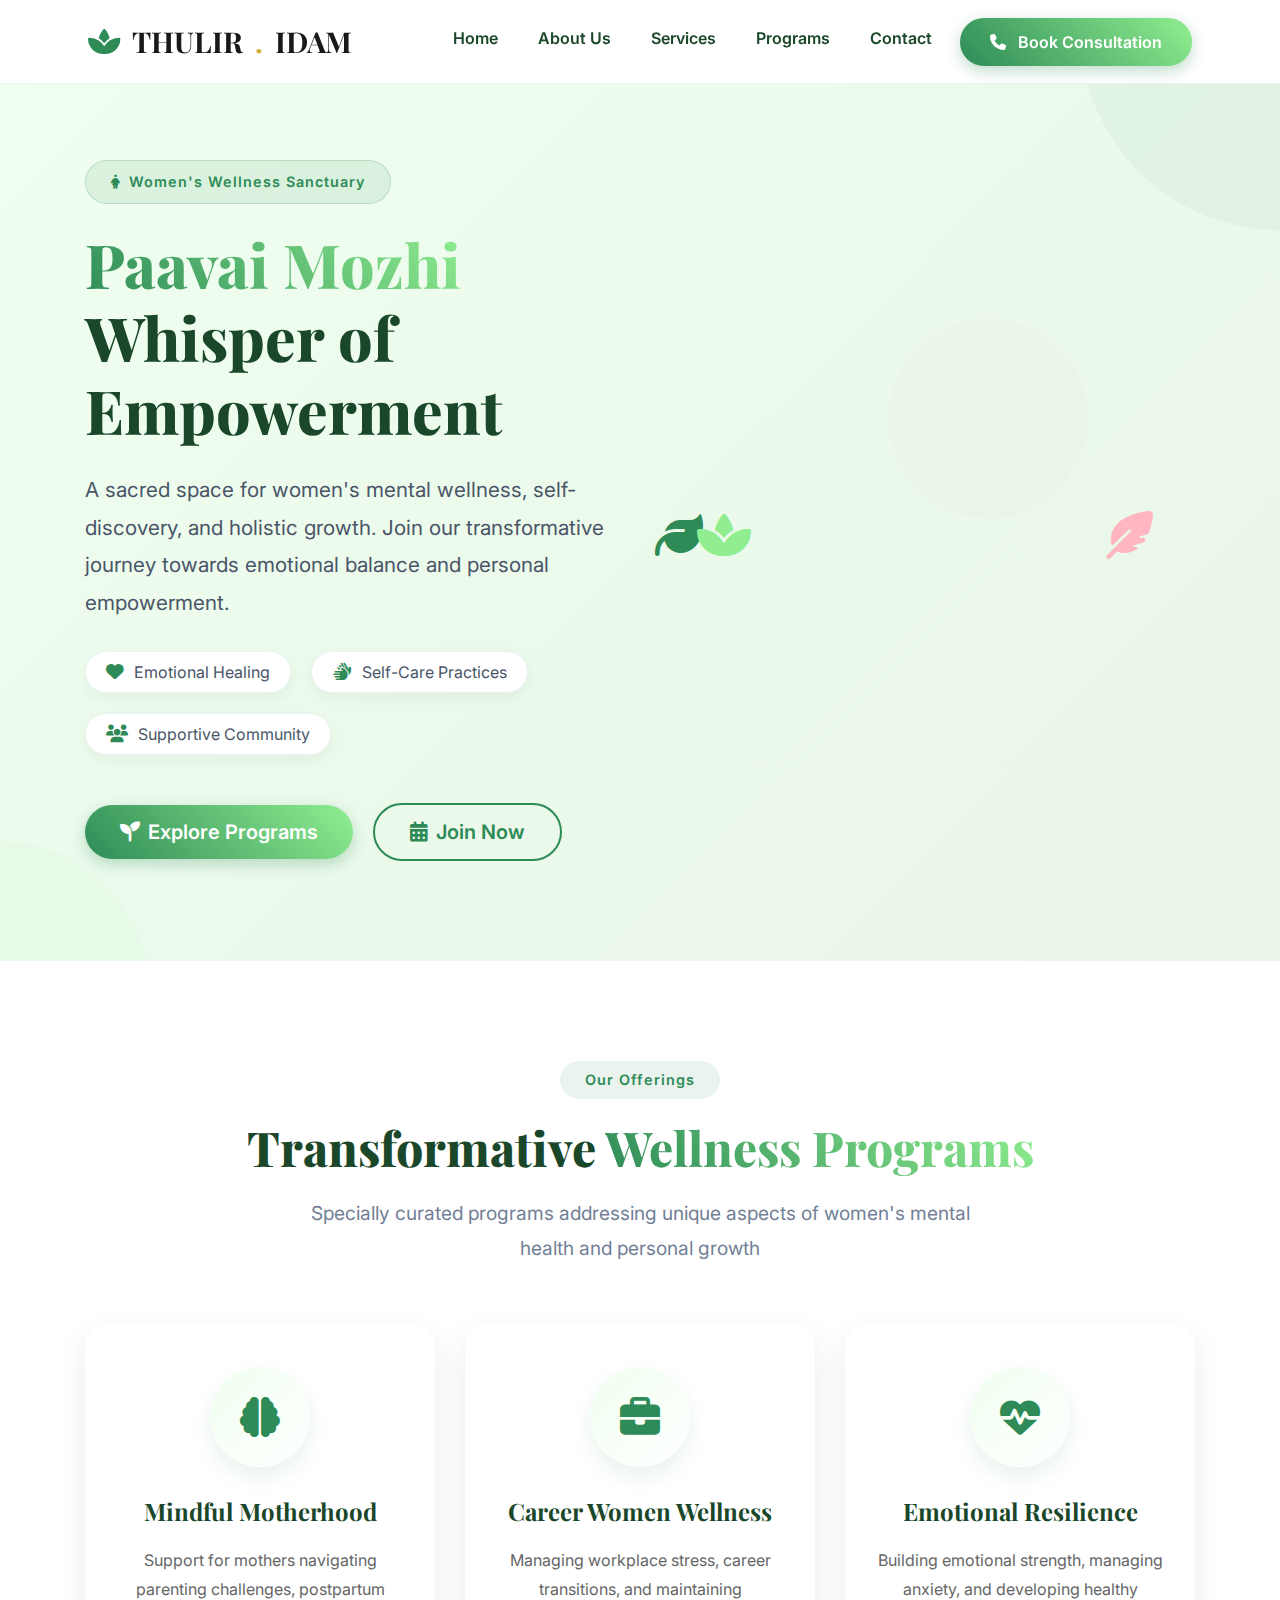
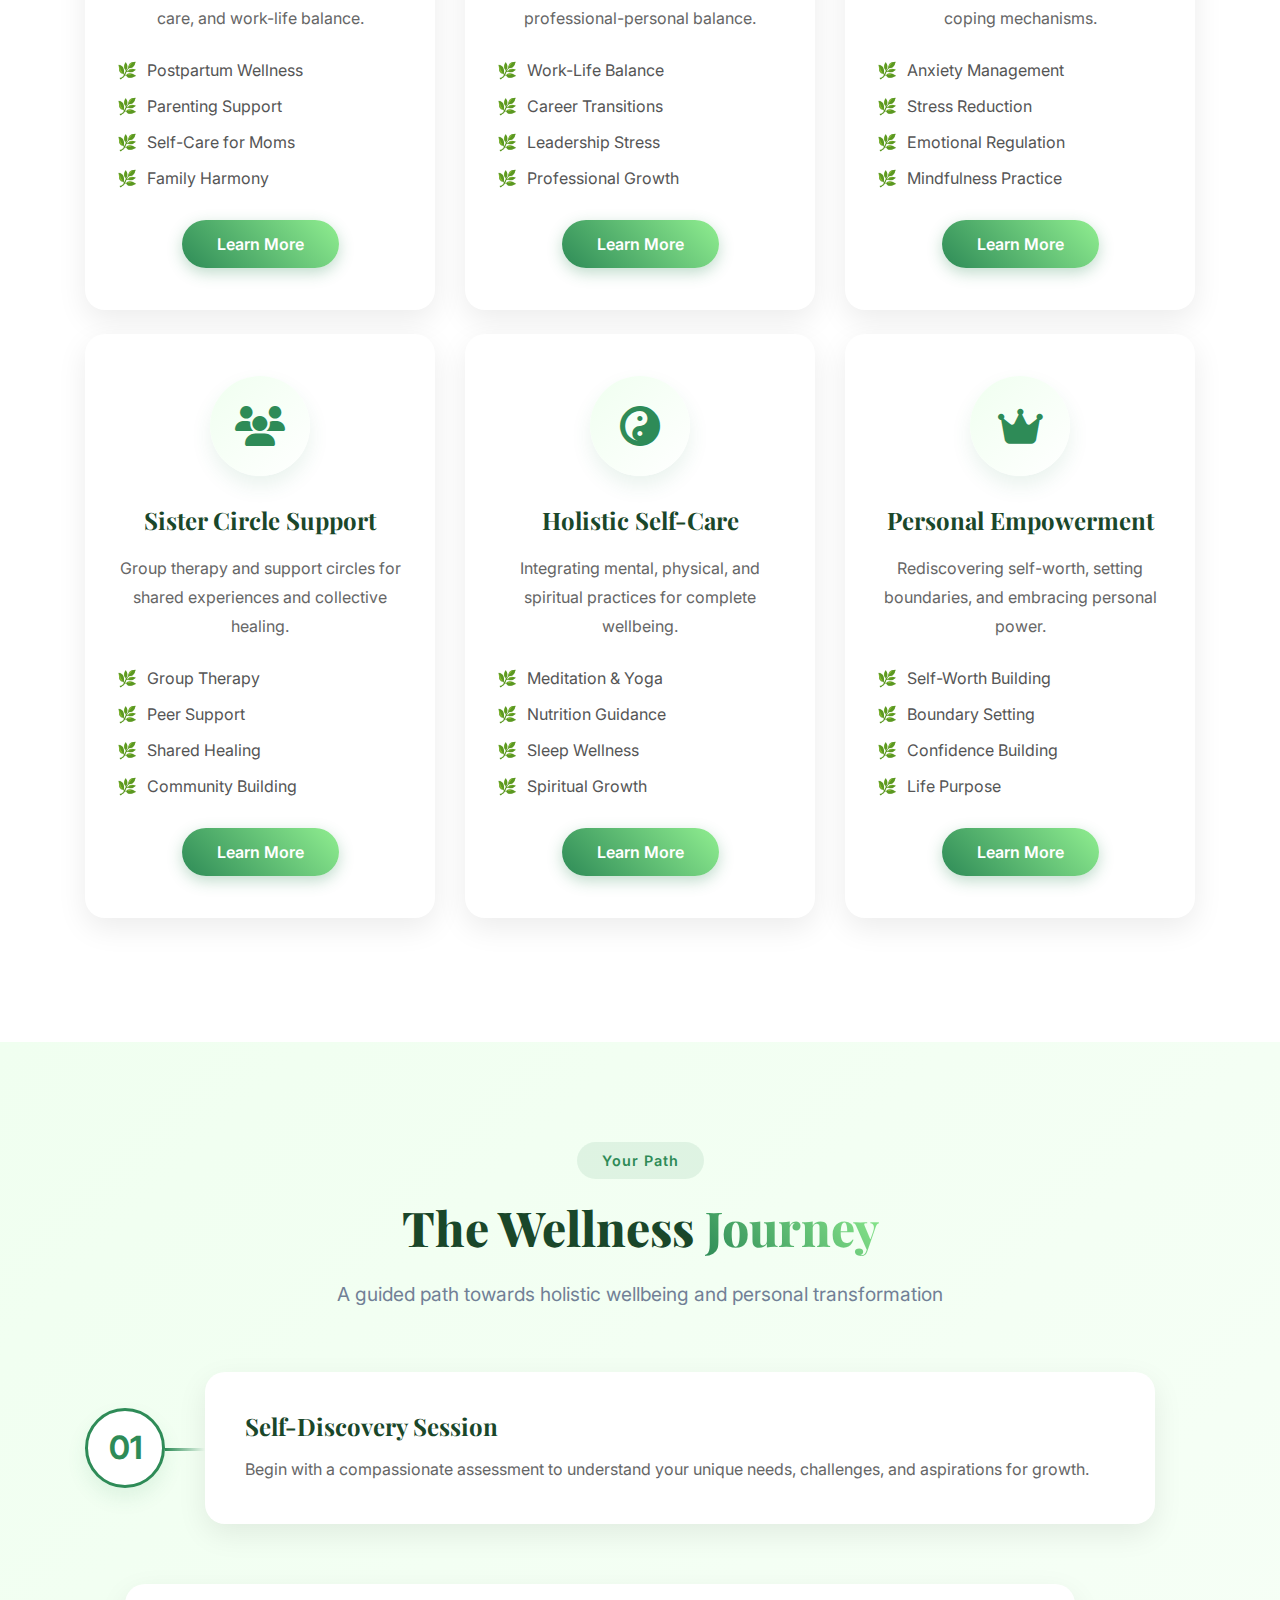
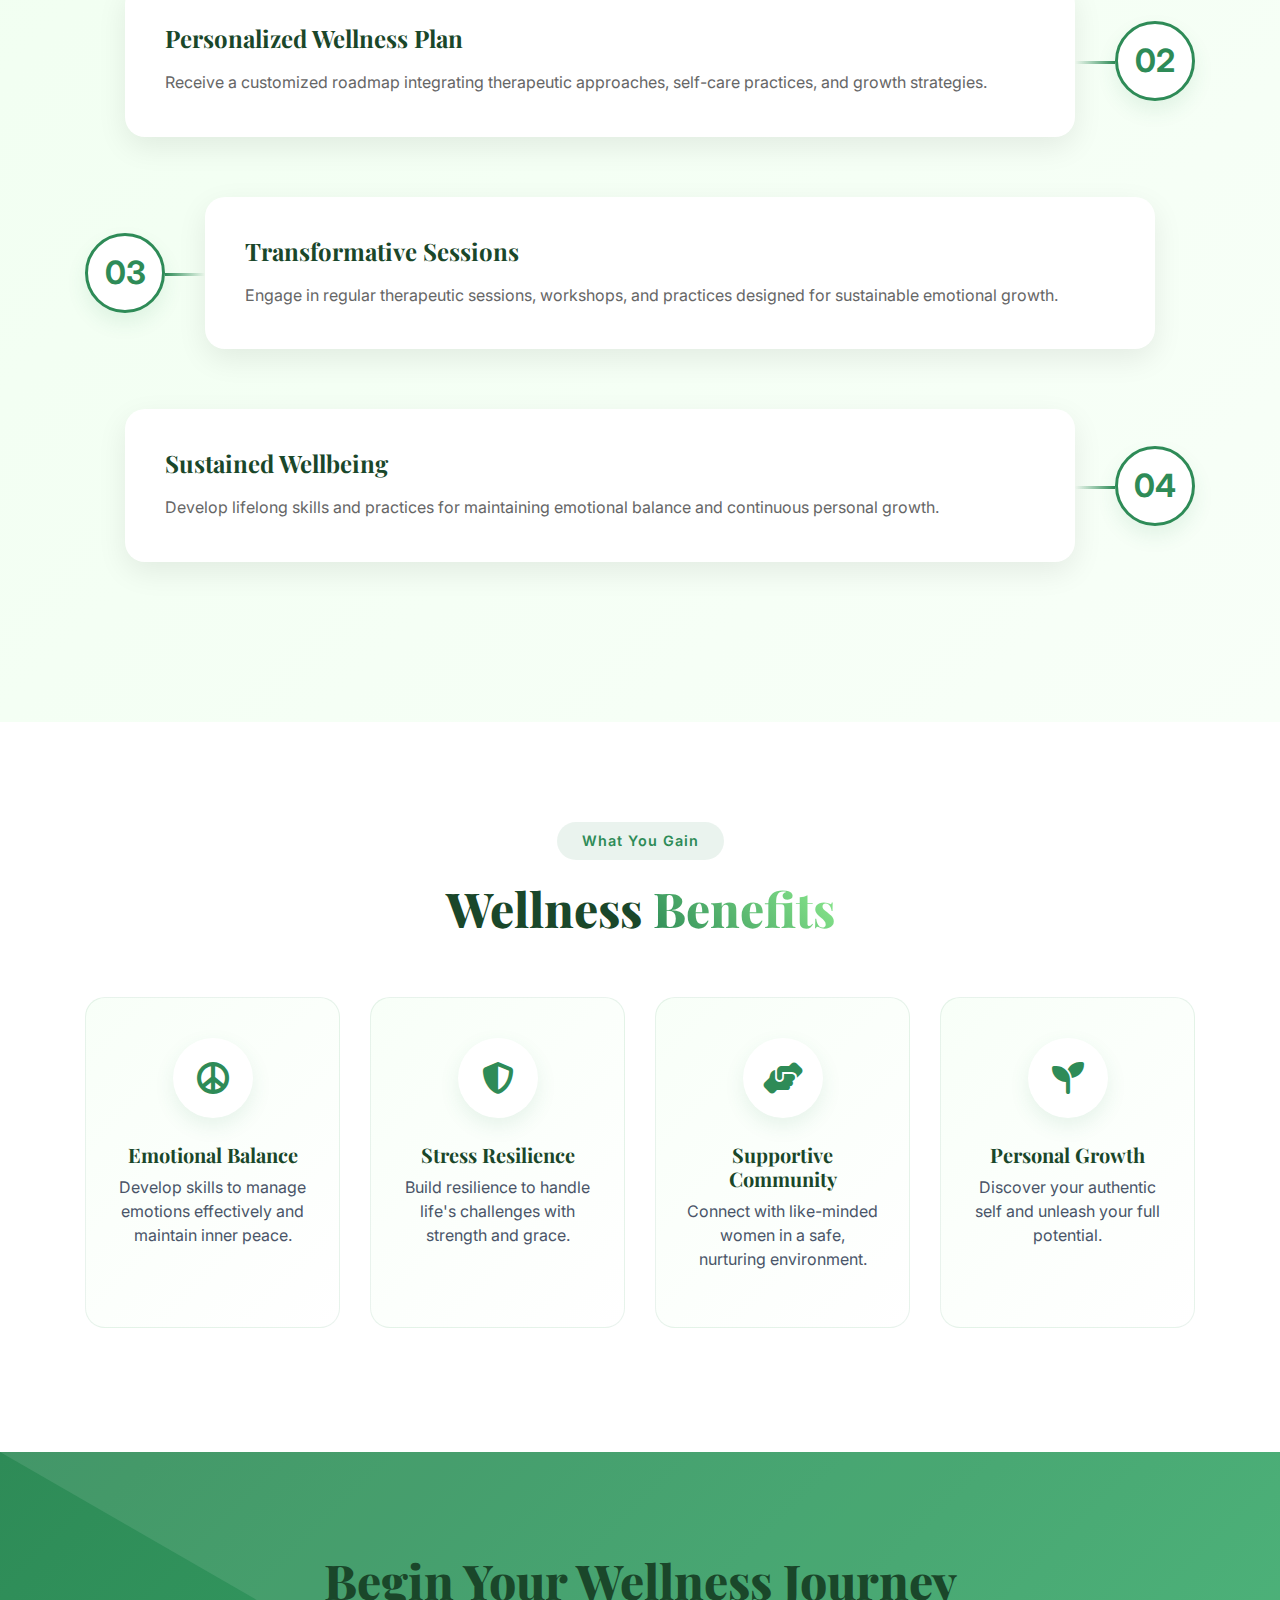
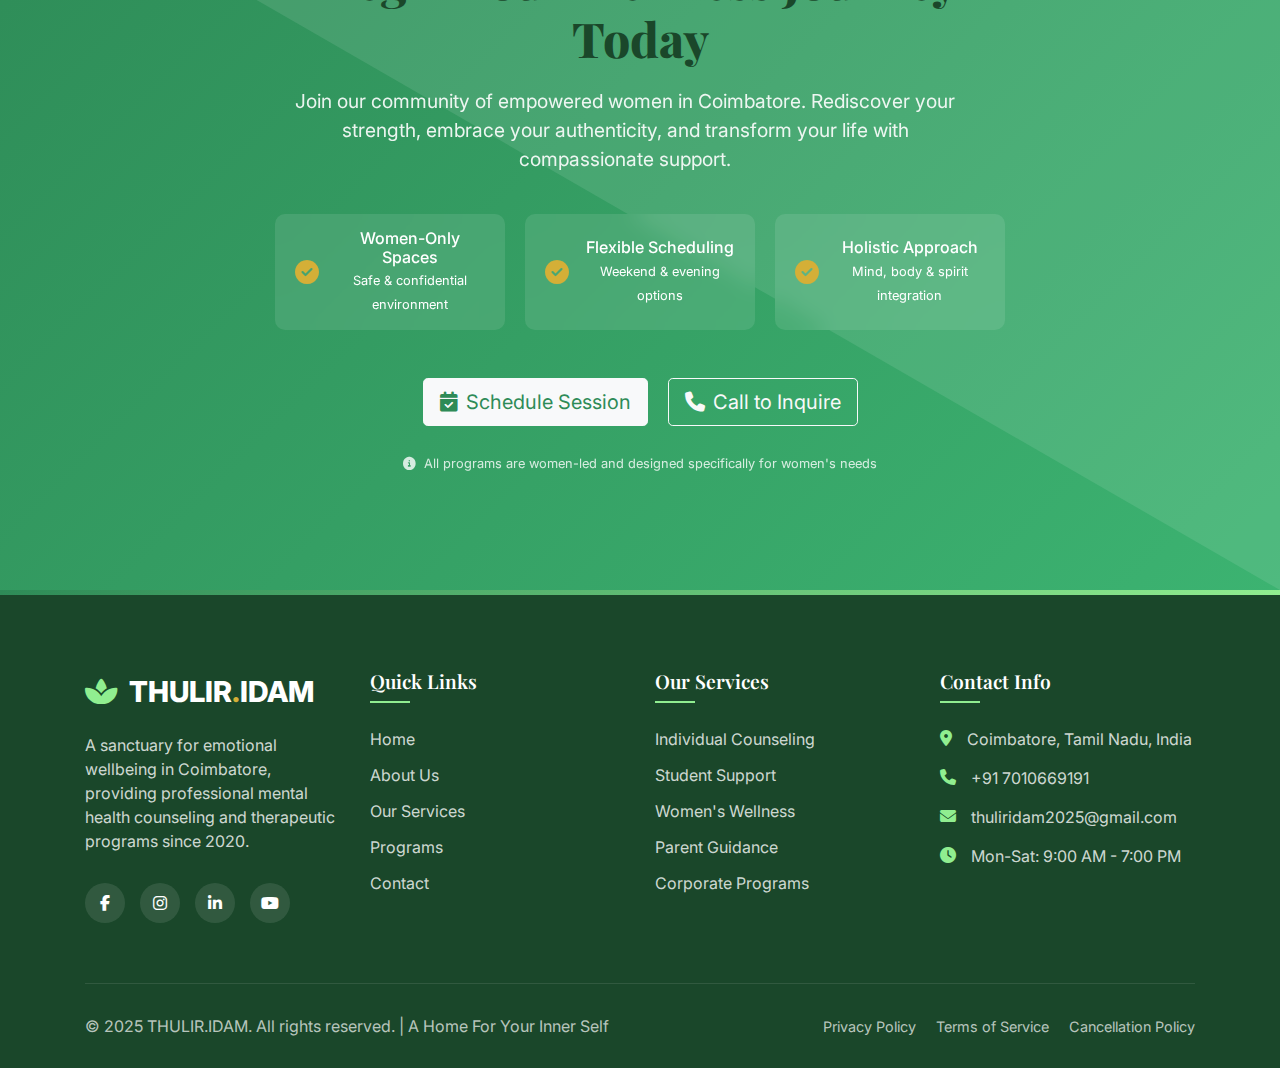
<file: services/paavai-mozhi.html>
<!DOCTYPE html>
<html lang="en">
<head>
    <meta charset="UTF-8">
    <meta name="viewport" content="width=device-width, initial-scale=1.0">
    <title>Paavai Mozhi | Women's Wellness & Empowerment | THULIR.IDAM</title>
    <meta name="description" content="Women's wellness sanctuary in Coimbatore. Transformative programs for mental health, self-care, motherhood, and personal empowerment.">
    
    <!-- Favicon -->
    <link rel="icon" type="image/x-icon" href="../images/favicon.ico">
    
    <!-- Bootstrap 4 -->
    <link rel="stylesheet" href="https://cdn.jsdelivr.net/npm/bootstrap@4.6.2/dist/css/bootstrap.min.css">
    
    <!-- Animate.css -->
    <link rel="stylesheet" href="https://cdnjs.cloudflare.com/ajax/libs/animate.css/4.1.1/animate.min.css">
    
    <!-- Fonts -->
    <link rel="preconnect" href="https://fonts.googleapis.com">
    <link rel="preconnect" href="https://fonts.gstatic.com" crossorigin>
    <link href="https://fonts.googleapis.com/css2?family=Inter:wght@300;400;500;600;700&family=Playfair+Display:wght@400;500;600;700&display=swap" rel="stylesheet">
    
    <!-- Icons -->
    <link rel="stylesheet" href="https://cdnjs.cloudflare.com/ajax/libs/font-awesome/6.4.0/css/all.min.css">
    
    <!-- Main CSS -->
    <link rel="stylesheet" href="../css/style.css">
    
    <style>
        /* ===== PAAVAI MOZHI PREMIUM CSS ===== */
        :root {
            --paavai-primary: #2E8B57;
            --paavai-secondary: #90EE90;
            --paavai-accent: #FFB6C1;
            --paavai-light: #F0FFF0;
            --paavai-dark: #1A472A;
            --paavai-gold: #D4AF37;
        }
        
        /* Hero Section */
        .paavai-hero {
            padding: 160px 0 100px;
            background: linear-gradient(135deg, #F0FFF0 0%, #E8F5E8 100%);
            position: relative;
            overflow: hidden;
            min-height: 90vh;
            display: flex;
            align-items: center;
        }
        
        .hero-shapes {
            position: absolute;
            width: 100%;
            height: 100%;
            pointer-events: none;
        }
        
        .shape {
            position: absolute;
            border-radius: 50%;
            background: rgba(46, 139, 87, 0.05);
            animation: floatShape 20s linear infinite;
        }
        
        .shape-1 {
            width: 400px;
            height: 400px;
            top: -200px;
            right: -200px;
            animation-delay: 0s;
        }
        
        .shape-2 {
            width: 300px;
            height: 300px;
            bottom: -150px;
            left: -150px;
            background: rgba(144, 238, 144, 0.05);
            animation-delay: 5s;
        }
        
        .shape-3 {
            width: 200px;
            height: 200px;
            top: 30%;
            right: 15%;
            background: rgba(255, 182, 193, 0.05);
            animation-delay: 10s;
        }
        
        @keyframes floatShape {
            0%, 100% { transform: translate(0, 0) rotate(0deg); }
            25% { transform: translate(20px, 20px) rotate(90deg); }
            50% { transform: translate(0, 40px) rotate(180deg); }
            75% { transform: translate(-20px, 20px) rotate(270deg); }
        }
        
        .paavai-badge {
            display: inline-flex;
            align-items: center;
            padding: 10px 25px;
            background: rgba(46, 139, 87, 0.1);
            color: var(--paavai-primary);
            border-radius: 50px;
            font-weight: 600;
            font-size: 0.9rem;
            letter-spacing: 1px;
            border: 1px solid rgba(46, 139, 87, 0.2);
            animation: badgePulse 3s infinite;
        }
        
        @keyframes badgePulse {
            0%, 100% { 
                transform: scale(1);
                background: rgba(46, 139, 87, 0.1);
            }
            50% { 
                transform: scale(1.03);
                background: rgba(46, 139, 87, 0.15);
            }
        }
        
        .paavai-title {
            font-size: 3.8rem;
            font-weight: 800;
            line-height: 1.2;
            margin: 25px 0;
            font-family: 'Playfair Display', serif;
            color: var(--paavai-dark);
        }
        
        .paavai-gradient {
            background: linear-gradient(45deg, var(--paavai-primary), var(--paavai-secondary));
            -webkit-background-clip: text;
            -webkit-text-fill-color: transparent;
            background-clip: text;
        }
        
        .paavai-subtitle {
            font-size: 1.3rem;
            color: #4a5568;
            line-height: 1.8;
            max-width: 600px;
            margin-bottom: 30px;
        }
        
        .hero-features {
            display: flex;
            flex-wrap: wrap;
            gap: 20px;
            margin: 30px 0;
        }
        
        .feature-tag {
            display: flex;
            align-items: center;
            padding: 8px 20px;
            background: white;
            border-radius: 50px;
            box-shadow: 0 5px 15px rgba(0, 0, 0, 0.05);
            border: 1px solid rgba(46, 139, 87, 0.1);
            transition: all 0.3s ease;
        }
        
        .feature-tag:hover {
            transform: translateY(-3px);
            box-shadow: 0 10px 25px rgba(0, 0, 0, 0.1);
            border-color: var(--paavai-primary);
        }
        
        .feature-tag i {
            color: var(--paavai-primary);
            margin-right: 10px;
            font-size: 1.1rem;
        }
        
        /* Programs Section */
        .programs-section {
            padding: 100px 0;
            background: white;
        }
        
        .section-header {
            text-align: center;
            margin-bottom: 60px;
        }
        
        .section-tag {
            display: inline-block;
            padding: 8px 25px;
            background: rgba(46, 139, 87, 0.1);
            color: var(--paavai-primary);
            border-radius: 50px;
            font-weight: 600;
            font-size: 0.9rem;
            letter-spacing: 1px;
            margin-bottom: 20px;
        }
        
        .section-title {
            font-size: 3rem;
            font-weight: 800;
            color: var(--paavai-dark);
            margin-bottom: 20px;
            font-family: 'Playfair Display', serif;
        }
        
        .section-description {
            font-size: 1.2rem;
            color: #718096;
            max-width: 700px;
            margin: 0 auto;
            line-height: 1.8;
        }
        
        .program-card {
            background: white;
            border-radius: 20px;
            padding: 40px 30px;
            height: 100%;
            text-align: center;
            transition: all 0.4s cubic-bezier(0.4, 0, 0.2, 1);
            box-shadow: 0 10px 30px rgba(0, 0, 0, 0.08);
            border: 2px solid transparent;
            position: relative;
            overflow: hidden;
        }
        
        .program-card:before {
            content: '';
            position: absolute;
            top: 0;
            left: 0;
            right: 0;
            height: 5px;
            background: linear-gradient(90deg, var(--paavai-primary), var(--paavai-secondary));
            transform: scaleX(0);
            transition: transform 0.4s ease;
        }
        
        .program-card:hover:before {
            transform: scaleX(1);
        }
        
        .program-card:hover {
            transform: translateY(-10px);
            box-shadow: 0 20px 40px rgba(46, 139, 87, 0.15);
            border-color: rgba(46, 139, 87, 0.1);
        }
        
        .program-icon {
            width: 100px;
            height: 100px;
            background: linear-gradient(135deg, var(--paavai-light), white);
            border-radius: 50%;
            display: flex;
            align-items: center;
            justify-content: center;
            margin: 0 auto 30px;
            font-size: 2.5rem;
            color: var(--paavai-primary);
            box-shadow: 0 10px 20px rgba(46, 139, 87, 0.1);
            transition: all 0.3s ease;
            position: relative;
        }
        
        .program-card:hover .program-icon {
            transform: scale(1.1) rotate(10deg);
            background: linear-gradient(135deg, var(--paavai-primary), var(--paavai-secondary));
            color: white;
        }
        
        .program-card h3 {
            font-size: 1.5rem;
            font-weight: 700;
            color: var(--paavai-dark);
            margin-bottom: 20px;
        }
        
        .program-card p {
            color: #666;
            line-height: 1.8;
            margin-bottom: 25px;
        }
        
        .program-features {
            list-style: none;
            padding: 0;
            text-align: left;
            margin-bottom: 30px;
        }
        
        .program-features li {
            margin-bottom: 12px;
            padding-left: 30px;
            position: relative;
            color: #555;
        }
        
        .program-features li:before {
            content: '🌿';
            position: absolute;
            left: 0;
            top: 0;
        }
        
        /* Wellness Journey */
        .journey-section {
            padding: 100px 0;
            background: linear-gradient(135deg, var(--paavai-light) 0%, #F8FFF8 100%);
        }
        
        .journey-step {
            display: flex;
            align-items: center;
            margin-bottom: 60px;
            position: relative;
        }
        
        .journey-step:nth-child(even) {
            flex-direction: row-reverse;
        }
        
        .step-number {
            width: 80px;
            height: 80px;
            background: white;
            border: 3px solid var(--paavai-primary);
            border-radius: 50%;
            display: flex;
            align-items: center;
            justify-content: center;
            font-size: 2rem;
            font-weight: 700;
            color: var(--paavai-primary);
            flex-shrink: 0;
            z-index: 2;
            box-shadow: 0 10px 20px rgba(46, 139, 87, 0.1);
        }
        
        .step-content {
            background: white;
            padding: 40px;
            border-radius: 20px;
            box-shadow: 0 10px 30px rgba(0, 0, 0, 0.08);
            margin: 0 40px;
            flex: 1;
            position: relative;
        }
        
        .step-content:before {
            content: '';
            position: absolute;
            top: 50%;
            width: 40px;
            height: 3px;
            background: linear-gradient(90deg, var(--paavai-primary), transparent);
        }
        
        .journey-step:nth-child(odd) .step-content:before {
            right: 100%;
        }
        
        .journey-step:nth-child(even) .step-content:before {
            left: 100%;
            background: linear-gradient(90deg, transparent, var(--paavai-primary));
        }
        
        .step-content h4 {
            font-size: 1.5rem;
            color: var(--paavai-dark);
            margin-bottom: 15px;
            font-weight: 700;
        }
        
        .step-content p {
            color: #666;
            line-height: 1.8;
            margin-bottom: 0;
        }
        
        /* Benefits Section */
        .benefits-section {
            padding: 100px 0;
            background: white;
        }
        
        .benefit-card {
            background: linear-gradient(135deg, #F8FFF8 0%, white 100%);
            border-radius: 20px;
            padding: 40px 30px;
            height: 100%;
            text-align: center;
            border: 1px solid rgba(46, 139, 87, 0.1);
            transition: all 0.3s ease;
            position: relative;
            overflow: hidden;
        }
        
        .benefit-card:hover {
            transform: translateY(-5px);
            box-shadow: 0 15px 35px rgba(46, 139, 87, 0.1);
            border-color: var(--paavai-primary);
        }
        
        .benefit-icon {
            width: 80px;
            height: 80px;
            background: white;
            border-radius: 50%;
            display: flex;
            align-items: center;
            justify-content: center;
            margin: 0 auto 25px;
            font-size: 2rem;
            color: var(--paavai-primary);
            box-shadow: 0 8px 20px rgba(46, 139, 87, 0.1);
            transition: all 0.3s ease;
        }
        
        .benefit-card:hover .benefit-icon {
            transform: scale(1.1);
            background: var(--paavai-primary);
            color: white;
        }
        
        /* CTA Section */
        .paavai-cta {
            padding: 100px 0;
            background: linear-gradient(135deg, var(--paavai-primary), #3CB371);
            color: white;
            position: relative;
            overflow: hidden;
        }
        
        .paavai-cta:before {
            content: '';
            position: absolute;
            top: 0;
            left: 0;
            right: 0;
            bottom: 0;
            background: url('data:image/svg+xml,<svg xmlns="http://www.w3.org/2000/svg" viewBox="0 0 100 100" preserveAspectRatio="none"><path d="M0,0 L100,0 L100,100 Z" fill="rgba(255,255,255,0.1)"/></svg>');
            background-size: cover;
        }
        
        .cta-title {
            font-size: 3rem;
            font-weight: 800;
            margin-bottom: 20px;
            font-family: 'Playfair Display', serif;
            position: relative;
            z-index: 2;
        }
        
        .cta-description {
            font-size: 1.2rem;
            opacity: 0.9;
            margin-bottom: 40px;
            max-width: 700px;
            position: relative;
            z-index: 2;
        }
        
        .cta-features {
            display: grid;
            grid-template-columns: repeat(auto-fit, minmax(200px, 1fr));
            gap: 20px;
            margin-bottom: 40px;
            position: relative;
            z-index: 2;
        }
        
        .cta-feature {
            display: flex;
            align-items: center;
            background: rgba(255, 255, 255, 0.1);
            padding: 15px 20px;
            border-radius: 10px;
            backdrop-filter: blur(10px);
        }
        
        .cta-feature i {
            font-size: 1.5rem;
            margin-right: 15px;
            color: var(--paavai-gold);
        }
        
        /* Floating Animation */
        @keyframes float {
            0%, 100% { transform: translateY(0) rotate(0deg); }
            50% { transform: translateY(-20px) rotate(5deg); }
        }
        
        .floating {
            animation: float 6s ease-in-out infinite;
        }
        
        /* Custom Buttons */
        .btn-paavai {
            background: linear-gradient(45deg, var(--paavai-primary), var(--paavai-secondary));
            color: white;
            border: none;
            padding: 12px 35px;
            border-radius: 50px;
            font-weight: 600;
            transition: all 0.3s ease;
            box-shadow: 0 5px 15px rgba(46, 139, 87, 0.3);
        }
        
        .btn-paavai:hover {
            transform: translateY(-3px);
            box-shadow: 0 10px 25px rgba(46, 139, 87, 0.4);
            color: white;
        }
        
        .btn-outline-paavai {
            border: 2px solid var(--paavai-primary);
            color: var(--paavai-primary);
            padding: 12px 35px;
            border-radius: 50px;
            font-weight: 600;
            transition: all 0.3s ease;
        }
        
        .btn-outline-paavai:hover {
            background: var(--paavai-primary);
            color: white;
        }
        
        /* Responsive Design */
        @media (max-width: 992px) {
            .paavai-title {
                font-size: 3rem;
            }
            
            .section-title {
                font-size: 2.5rem;
            }
            
            .journey-step {
                flex-direction: column !important;
                text-align: center;
            }
            
            .step-content {
                margin: 20px 0 0 0;
            }
            
            .step-content:before {
                display: none;
            }
            
            .cta-title {
                font-size: 2.5rem;
            }
        }
        
        @media (max-width: 768px) {
            .paavai-title {
                font-size: 2.5rem;
            }
            
            .section-title {
                font-size: 2rem;
            }
            
            .paavai-subtitle {
                font-size: 1.1rem;
            }
            
            .cta-title {
                font-size: 2rem;
            }
            
            .hero-features {
                flex-direction: column;
            }
        }
        
        @media (max-width: 576px) {
            .paavai-title {
                font-size: 2.2rem;
            }
            
            .section-title {
                font-size: 1.8rem;
            }
            
            .program-card {
                padding: 30px 20px;
            }
            
            .step-content {
                padding: 30px 20px;
            }
        }
        
        /* Leaf Animation */
        .leaf {
            position: absolute;
            font-size: 1.5rem;
            color: var(--paavai-primary);
            opacity: 0.3;
            animation: fall linear infinite;
            z-index: 1;
        }
        
        @keyframes fall {
            to {
                transform: translateY(100vh) rotate(360deg);
            }
        }
    </style>
</head>
<body>
    <!-- Navigation -->
    <header class="main-header">
        <nav class="navbar navbar-expand-lg navbar-light">
            <div class="container">
                <a class="navbar-brand" href="../index.html">
                    <i class="fas fa-spa"></i>
                    <span class="logo-main">THULIR</span>
                    <span class="logo-dot">.</span>
                    <span class="logo-sub">IDAM</span>
                </a>
                
                <button class="navbar-toggler" type="button" data-toggle="collapse" data-target="#navbarNav" 
                        aria-controls="navbarNav" aria-expanded="false" aria-label="Toggle navigation">
                    <span class="navbar-toggler-icon"></span>
                </button>
                
                <div class="collapse navbar-collapse" id="navbarNav">
                    <ul class="navbar-nav ml-auto">
                        <li class="nav-item">
                            <a class="nav-link" href="../index.html">Home</a>
                        </li>
                        <li class="nav-item">
                            <a class="nav-link" href="../about.html">About Us</a>
                        </li>
                        <li class="nav-item dropdown active">
                            <a class="nav-link dropdown-toggle" href="index.html" id="servicesDropdown" 
                               role="button" data-toggle="dropdown" aria-haspopup="true" aria-expanded="false">
                                Services
                            </a>
                            <div class="dropdown-menu" aria-labelledby="servicesDropdown">
                                <a class="dropdown-item" href="counselling.html">Counselling</a>
                                <a class="dropdown-item" href="bold-butterflies.html">Bold Butterflies</a>
                                <a class="dropdown-item" href="paavai-mozhi.html">Paavai Mozhi</a>
                                <a class="dropdown-item" href="the-roots.html">The Roots</a>
                                <a class="dropdown-item" href="eap.html">Employee Assistance</a>
                                <a class="dropdown-item" href="skill-lab.html">Skill Set Lab</a>
                            </div>
                        </li>
                        <li class="nav-item">
                            <a class="nav-link" href="../programs.html">Programs</a>
                        </li>
                        <li class="nav-item">
                            <a class="nav-link" href="../contact.html">Contact</a>
                        </li>
                        <li class="nav-item ml-lg-2 mt-2 mt-lg-0">
                            <a href="tel:+917010669191" class="btn btn-primary btn-cta">
                                <i class="fas fa-phone mr-2"></i> Book Consultation
                            </a>
                        </li>
                    </ul>
                </div>
            </div>
        </nav>
    </header>

    <!-- Hero Section -->
    <section class="paavai-hero">
        <div class="hero-shapes">
            <div class="shape shape-1"></div>
            <div class="shape shape-2"></div>
            <div class="shape shape-3"></div>
        </div>
        
        <div class="container">
            <div class="row align-items-center">
                <div class="col-lg-6">
                    <div class="hero-content">
                        <span class="paavai-badge">
                            <i class="fas fa-female mr-2"></i>Women's Wellness Sanctuary
                        </span>
                        
                        <h1 class="paavai-title mt-4">
                            <span class="paavai-gradient">Paavai Mozhi</span>
                            <br>Whisper of Empowerment
                        </h1>
                        
                        <p class="paavai-subtitle">
                            A sacred space for women's mental wellness, self-discovery, and holistic growth. 
                            Join our transformative journey towards emotional balance and personal empowerment.
                        </p>
                        
                        <div class="hero-features">
                            <div class="feature-tag">
                                <i class="fas fa-heart"></i>
                                <span>Emotional Healing</span>
                            </div>
                            <div class="feature-tag">
                                <i class="fas fa-hands"></i>
                                <span>Self-Care Practices</span>
                            </div>
                            <div class="feature-tag">
                                <i class="fas fa-users"></i>
                                <span>Supportive Community</span>
                            </div>
                        </div>
                        
                        <div class="mt-5">
                            <a href="#programs" class="btn btn-paavai btn-lg mr-3 animate__animated animate__pulse animate__delay-2s">
                                <i class="fas fa-seedling mr-2"></i>Explore Programs
                            </a>
                            <a href="#enroll" class="btn btn-outline-paavai btn-lg">
                                <i class="fas fa-calendar-alt mr-2"></i>Join Now
                            </a>
                        </div>
                    </div>
                </div>
                
                <div class="col-lg-6">
                    <div class="hero-image text-center">
                        <div class="floating-element" style="animation-delay: 0s;">
                            <i class="fas fa-leaf fa-3x" style="color: var(--paavai-primary);"></i>
                        </div>
                        <div class="floating-element" style="animation-delay: 2s; top: 30%; left: 10%;">
                            <i class="fas fa-spa fa-3x" style="color: var(--paavai-secondary);"></i>
                        </div>
                        <div class="floating-element" style="animation-delay: 4s; top: 60%; right: 10%;">
                            <i class="fas fa-feather-alt fa-3x" style="color: var(--paavai-accent);"></i>
                        </div>
                    </div>
                </div>
            </div>
        </div>
    </section>

    <!-- Programs Section -->
    <section class="programs-section" id="programs">
        <div class="container">
            <div class="section-header">
                <span class="section-tag">Our Offerings</span>
                <h2 class="section-title">Transformative <span class="paavai-gradient">Wellness Programs</span></h2>
                <p class="section-description">
                    Specially curated programs addressing unique aspects of women's mental health and personal growth
                </p>
            </div>
            
            <div class="row">
                <div class="col-lg-4 col-md-6 mb-4">
                    <div class="program-card">
                        <div class="program-icon">
                            <i class="fas fa-brain"></i>
                        </div>
                        <h3>Mindful Motherhood</h3>
                        <p>Support for mothers navigating parenting challenges, postpartum care, and work-life balance.</p>
                        <ul class="program-features">
                            <li>Postpartum Wellness</li>
                            <li>Parenting Support</li>
                            <li>Self-Care for Moms</li>
                            <li>Family Harmony</li>
                        </ul>
                        <a href="#" class="btn btn-paavai">Learn More</a>
                    </div>
                </div>
                
                <div class="col-lg-4 col-md-6 mb-4">
                    <div class="program-card">
                        <div class="program-icon">
                            <i class="fas fa-briefcase"></i>
                        </div>
                        <h3>Career Women Wellness</h3>
                        <p>Managing workplace stress, career transitions, and maintaining professional-personal balance.</p>
                        <ul class="program-features">
                            <li>Work-Life Balance</li>
                            <li>Career Transitions</li>
                            <li>Leadership Stress</li>
                            <li>Professional Growth</li>
                        </ul>
                        <a href="#" class="btn btn-paavai">Learn More</a>
                    </div>
                </div>
                
                <div class="col-lg-4 col-md-6 mb-4">
                    <div class="program-card">
                        <div class="program-icon">
                            <i class="fas fa-heartbeat"></i>
                        </div>
                        <h3>Emotional Resilience</h3>
                        <p>Building emotional strength, managing anxiety, and developing healthy coping mechanisms.</p>
                        <ul class="program-features">
                            <li>Anxiety Management</li>
                            <li>Stress Reduction</li>
                            <li>Emotional Regulation</li>
                            <li>Mindfulness Practice</li>
                        </ul>
                        <a href="#" class="btn btn-paavai">Learn More</a>
                    </div>
                </div>
                
                <div class="col-lg-4 col-md-6 mb-4">
                    <div class="program-card">
                        <div class="program-icon">
                            <i class="fas fa-users"></i>
                        </div>
                        <h3>Sister Circle Support</h3>
                        <p>Group therapy and support circles for shared experiences and collective healing.</p>
                        <ul class="program-features">
                            <li>Group Therapy</li>
                            <li>Peer Support</li>
                            <li>Shared Healing</li>
                            <li>Community Building</li>
                        </ul>
                        <a href="#" class="btn btn-paavai">Learn More</a>
                    </div>
                </div>
                
                <div class="col-lg-4 col-md-6 mb-4">
                    <div class="program-card">
                        <div class="program-icon">
                            <i class="fas fa-yin-yang"></i>
                        </div>
                        <h3>Holistic Self-Care</h3>
                        <p>Integrating mental, physical, and spiritual practices for complete wellbeing.</p>
                        <ul class="program-features">
                            <li>Meditation & Yoga</li>
                            <li>Nutrition Guidance</li>
                            <li>Sleep Wellness</li>
                            <li>Spiritual Growth</li>
                        </ul>
                        <a href="#" class="btn btn-paavai">Learn More</a>
                    </div>
                </div>
                
                <div class="col-lg-4 col-md-6 mb-4">
                    <div class="program-card">
                        <div class="program-icon">
                            <i class="fas fa-crown"></i>
                        </div>
                        <h3>Personal Empowerment</h3>
                        <p>Rediscovering self-worth, setting boundaries, and embracing personal power.</p>
                        <ul class="program-features">
                            <li>Self-Worth Building</li>
                            <li>Boundary Setting</li>
                            <li>Confidence Building</li>
                            <li>Life Purpose</li>
                        </ul>
                        <a href="#" class="btn btn-paavai">Learn More</a>
                    </div>
                </div>
            </div>
        </div>
    </section>

    <!-- Wellness Journey -->
    <section class="journey-section">
        <div class="container">
            <div class="section-header">
                <span class="section-tag">Your Path</span>
                <h2 class="section-title">The Wellness <span class="paavai-gradient">Journey</span></h2>
                <p class="section-description">
                    A guided path towards holistic wellbeing and personal transformation
                </p>
            </div>
            
            <div class="journey-steps">
                <div class="journey-step">
                    <div class="step-number">01</div>
                    <div class="step-content">
                        <h4>Self-Discovery Session</h4>
                        <p>Begin with a compassionate assessment to understand your unique needs, challenges, and aspirations for growth.</p>
                    </div>
                </div>
                
                <div class="journey-step">
                    <div class="step-number">02</div>
                    <div class="step-content">
                        <h4>Personalized Wellness Plan</h4>
                        <p>Receive a customized roadmap integrating therapeutic approaches, self-care practices, and growth strategies.</p>
                    </div>
                </div>
                
                <div class="journey-step">
                    <div class="step-number">03</div>
                    <div class="step-content">
                        <h4>Transformative Sessions</h4>
                        <p>Engage in regular therapeutic sessions, workshops, and practices designed for sustainable emotional growth.</p>
                    </div>
                </div>
                
                <div class="journey-step">
                    <div class="step-number">04</div>
                    <div class="step-content">
                        <h4>Sustained Wellbeing</h4>
                        <p>Develop lifelong skills and practices for maintaining emotional balance and continuous personal growth.</p>
                    </div>
                </div>
            </div>
        </div>
    </section>

    <!-- Benefits Section -->
    <section class="benefits-section">
        <div class="container">
            <div class="section-header">
                <span class="section-tag">What You Gain</span>
                <h2 class="section-title">Wellness <span class="paavai-gradient">Benefits</span></h2>
            </div>
            
            <div class="row">
                <div class="col-lg-3 col-md-6 mb-4">
                    <div class="benefit-card">
                        <div class="benefit-icon">
                            <i class="fas fa-peace"></i>
                        </div>
                        <h5>Emotional Balance</h5>
                        <p>Develop skills to manage emotions effectively and maintain inner peace.</p>
                    </div>
                </div>
                
                <div class="col-lg-3 col-md-6 mb-4">
                    <div class="benefit-card">
                        <div class="benefit-icon">
                            <i class="fas fa-shield-alt"></i>
                        </div>
                        <h5>Stress Resilience</h5>
                        <p>Build resilience to handle life's challenges with strength and grace.</p>
                    </div>
                </div>
                
                <div class="col-lg-3 col-md-6 mb-4">
                    <div class="benefit-card">
                        <div class="benefit-icon">
                            <i class="fas fa-hands-helping"></i>
                        </div>
                        <h5>Supportive Community</h5>
                        <p>Connect with like-minded women in a safe, nurturing environment.</p>
                    </div>
                </div>
                
                <div class="col-lg-3 col-md-6 mb-4">
                    <div class="benefit-card">
                        <div class="benefit-icon">
                            <i class="fas fa-seedling"></i>
                        </div>
                        <h5>Personal Growth</h5>
                        <p>Discover your authentic self and unleash your full potential.</p>
                    </div>
                </div>
            </div>
        </div>
    </section>

    <!-- CTA Section -->
    <section class="paavai-cta" id="enroll">
        <div class="container">
            <div class="row justify-content-center">
                <div class="col-lg-8 text-center">
                    <h2 class="cta-title">Begin Your Wellness Journey Today</h2>
                    
                    <p class="cta-description">
                        Join our community of empowered women in Coimbatore. Rediscover your strength, 
                        embrace your authenticity, and transform your life with compassionate support.
                    </p>
                    
                    <div class="cta-features mb-5">
                        <div class="cta-feature">
                            <i class="fas fa-check-circle"></i>
                            <div>
                                <h6 class="mb-0">Women-Only Spaces</h6>
                                <small>Safe & confidential environment</small>
                            </div>
                        </div>
                        
                        <div class="cta-feature">
                            <i class="fas fa-check-circle"></i>
                            <div>
                                <h6 class="mb-0">Flexible Scheduling</h6>
                                <small>Weekend & evening options</small>
                            </div>
                        </div>
                        
                        <div class="cta-feature">
                            <i class="fas fa-check-circle"></i>
                            <div>
                                <h6 class="mb-0">Holistic Approach</h6>
                                <small>Mind, body & spirit integration</small>
                            </div>
                        </div>
                    </div>
                    
                    <div class="cta-buttons">
                        <a href="../contact.html" class="btn btn-light btn-lg mr-3" style="color: var(--paavai-primary);">
                            <i class="fas fa-calendar-check mr-2"></i>Schedule Session
                        </a>
                        <a href="tel:+917010669191" class="btn btn-outline-light btn-lg">
                            <i class="fas fa-phone mr-2"></i>Call to Inquire
                        </a>
                    </div>
                    
                    <p class="mt-4" style="opacity: 0.8;">
                        <small><i class="fas fa-info-circle mr-2"></i>All programs are women-led and designed specifically for women's needs</small>
                    </p>
                </div>
            </div>
        </div>
    </section>

    <!-- Footer -->
    <footer class="main-footer">
        <div class="container">
            <div class="row">
                <div class="col-lg-3 col-md-6 mb-5 mb-lg-0">
                    <div class="footer-section">
                        <div class="footer-logo">
                            <i class="fas fa-spa"></i>
                            <div class="footer-logo-text">
                                <span>THULIR</span><span class="logo-dot">.</span><span>IDAM</span>
                            </div>
                        </div>
                        <p class="footer-description">
                            A sanctuary for emotional wellbeing in Coimbatore, providing professional 
                            mental health counseling and therapeutic programs since 2020.
                        </p>
                        <div class="social-links">
                            <a href="#" aria-label="Facebook"><i class="fab fa-facebook-f"></i></a>
                            <a href="#" aria-label="Instagram"><i class="fab fa-instagram"></i></a>
                            <a href="#" aria-label="LinkedIn"><i class="fab fa-linkedin-in"></i></a>
                            <a href="#" aria-label="YouTube"><i class="fab fa-youtube"></i></a>
                        </div>
                    </div>
                </div>
                
                <div class="col-lg-3 col-md-6 mb-5 mb-lg-0">
                    <div class="footer-section">
                        <h3 class="h5 mb-4">Quick Links</h3>
                        <ul class="footer-links">
                            <li><a href="../index.html">Home</a></li>
                            <li><a href="../about.html">About Us</a></li>
                            <li><a href="index.html">Our Services</a></li>
                            <li><a href="../programs.html">Programs</a></li>
                            <li><a href="../contact.html">Contact</a></li>
                        </ul>
                    </div>
                </div>
                
                <div class="col-lg-3 col-md-6 mb-5 mb-md-0">
                    <div class="footer-section">
                        <h3 class="h5 mb-4">Our Services</h3>
                        <ul class="footer-links">
                            <li><a href="counselling.html">Individual Counseling</a></li>
                            <li><a href="bold-butterflies.html">Student Support</a></li>
                            <li><a href="paavai-mozhi.html">Women's Wellness</a></li>
                            <li><a href="the-roots.html">Parent Guidance</a></li>
                            <li><a href="eap.html">Corporate Programs</a></li>
                        </ul>
                    </div>
                </div>
                
                <div class="col-lg-3 col-md-6">
                    <div class="footer-section">
                        <h3 class="h5 mb-4">Contact Info</h3>
                        <ul class="footer-contact">
                            <li>
                                <i class="fas fa-map-marker-alt"></i>
                                <span>Coimbatore, Tamil Nadu, India</span>
                            </li>
                            <li>
                                <i class="fas fa-phone"></i>
                                <a href="tel:+917010669191">+91 7010669191</a>
                            </li>
                            <li>
                                <i class="fas fa-envelope"></i>
                                <a href="mailto:thuliridam2025@gmail.com">thuliridam2025@gmail.com</a>
                            </li>
                            <li>
                                <i class="fas fa-clock"></i>
                                <span>Mon-Sat: 9:00 AM - 7:00 PM</span>
                            </li>
                        </ul>
                    </div>
                </div>
            </div>
            
            <div class="footer-bottom">
                <div class="footer-bottom-content">
                    <p class="mb-0">&copy; 2025 THULIR.IDAM. All rights reserved. | A Home For Your Inner Self</p>
                    <div class="footer-bottom-links">
                        <a href="../privacy-policy.html">Privacy Policy</a>
                        <a href="../terms-of-service.html">Terms of Service</a>
                        <a href="../cancellation-policy.html">Cancellation Policy</a>
                    </div>
                </div>
            </div>
        </div>
    </footer>

    <!-- Back to Top -->
    <button class="back-to-top" id="backToTop">
        <i class="fas fa-chevron-up"></i>
    </button>

    <!-- Scripts -->
    <script src="https://cdn.jsdelivr.net/npm/jquery@3.5.1/dist/jquery.slim.min.js"></script>
    <script src="https://cdn.jsdelivr.net/npm/bootstrap@4.6.2/dist/js/bootstrap.bundle.min.js"></script>
    
    <script>
        // ===== PAAVAI MOZHI JAVASCRIPT =====
        
        $(document).ready(function() {
            // Create floating leaves
            createLeaves();
            
            // Back to top button
            $('#backToTop').click(function() {
                $('html, body').animate({ scrollTop: 0 }, 800);
                return false;
            });
            
            $(window).scroll(function() {
                if ($(this).scrollTop() > 300) {
                    $('#backToTop').fadeIn();
                } else {
                    $('#backToTop').fadeOut();
                }
            });
            
            // Smooth scroll
            $('a[href^="#"]').on('click', function(event) {
                var target = $(this.getAttribute('href'));
                if (target.length) {
                    event.preventDefault();
                    $('html, body').stop().animate({
                        scrollTop: target.offset().top - 80
                    }, 1000);
                }
            });
            
            // Add floating animation to elements
            $('.floating-element').each(function(index) {
                $(this).css({
                    'position': 'absolute',
                    'animation': `float ${6 + index}s ease-in-out infinite`,
                    'animationDelay': `${index * 2}s`
                });
            });
            
            // Program card hover effect
            $('.program-card').hover(
                function() {
                    $(this).find('.program-icon').css({
                        'transform': 'scale(1.1) rotate(10deg)',
                        'background': 'linear-gradient(135deg, var(--paavai-primary), var(--paavai-secondary))',
                        'color': 'white'
                    });
                },
                function() {
                    $(this).find('.program-icon').css({
                        'transform': 'scale(1) rotate(0)',
                        'background': 'linear-gradient(135deg, var(--paavai-light), white)',
                        'color': 'var(--paavai-primary)'
                    });
                }
            );
            
            // Animate journey steps on scroll
            function animateSteps() {
                $('.journey-step').each(function() {
                    if ($(this).visible(true)) {
                        $(this).addClass('animate__animated animate__fadeInUp');
                    }
                });
            }
            
            // Initialize animations
            animateSteps();
            $(window).on('scroll', animateSteps);
            
            // Add scroll animation to program cards
            function animatePrograms() {
                $('.program-card').each(function(index) {
                    if ($(this).visible(true)) {
                        $(this).css('animation-delay', `${index * 0.2}s`);
                        $(this).addClass('animate__animated animate__fadeInUp');
                    }
                });
            }
            
            animatePrograms();
            $(window).on('scroll', animatePrograms);
            
            // Benefit card animation
            $('.benefit-card').each(function(index) {
                $(this).hover(
                    function() {
                        $(this).find('.benefit-icon').css({
                            'transform': 'scale(1.1)',
                            'background': 'var(--paavai-primary)',
                            'color': 'white'
                        });
                    },
                    function() {
                        $(this).find('.benefit-icon').css({
                            'transform': 'scale(1)',
                            'background': 'white',
                            'color': 'var(--paavai-primary)'
                        });
                    }
                );
            });
            
            // Add parallax effect to shapes
            $(window).scroll(function() {
                var scrolled = $(this).scrollTop();
                $('.shape-1').css('transform', `translate(${scrolled * 0.02}px, ${scrolled * 0.03}px)`);
                $('.shape-2').css('transform', `translate(${scrolled * -0.01}px, ${scrolled * 0.02}px)`);
                $('.shape-3').css('transform', `translate(${scrolled * 0.015}px, ${scrolled * -0.01}px)`);
            });
            
            // Button click animation
            $('.btn').on('click', function() {
                $(this).addClass('animate__animated animate__pulse');
                setTimeout(() => {
                    $(this).removeClass('animate__animated animate__pulse');
                }, 1000);
            });
        });
        
        // Create falling leaves animation
        function createLeaves() {
            var leaves = ['🍃', '🌿', '🍂', '🍁', '🌱'];
            var container = $('body');
            
            for (var i = 0; i < 15; i++) {
                var leaf = $('<div class="leaf">' + leaves[Math.floor(Math.random() * leaves.length)] + '</div>');
                
                // Random position
                var left = Math.random() * 100;
                var duration = 10 + Math.random() * 20;
                var delay = Math.random() * 5;
                var size = 0.8 + Math.random() * 1.2;
                
                leaf.css({
                    left: left + '%',
                    top: '-50px',
                    fontSize: size + 'rem',
                    opacity: 0.2 + Math.random() * 0.3,
                    animationDuration: duration + 's',
                    animationDelay: delay + 's'
                });
                
                container.append(leaf);
            }
        }
        
        // Visibility check function
        $.fn.visible = function(partial) {
            var $t = $(this),
                $w = $(window),
                viewTop = $w.scrollTop(),
                viewBottom = viewTop + $w.height(),
                _top = $t.offset().top,
                _bottom = _top + $t.height(),
                compareTop = partial === true ? _bottom : _top,
                compareBottom = partial === true ? _top : _bottom;
            
            return ((compareBottom <= viewBottom) && (compareTop >= viewTop));
        };
    </script>
</body>
</html>
</file>
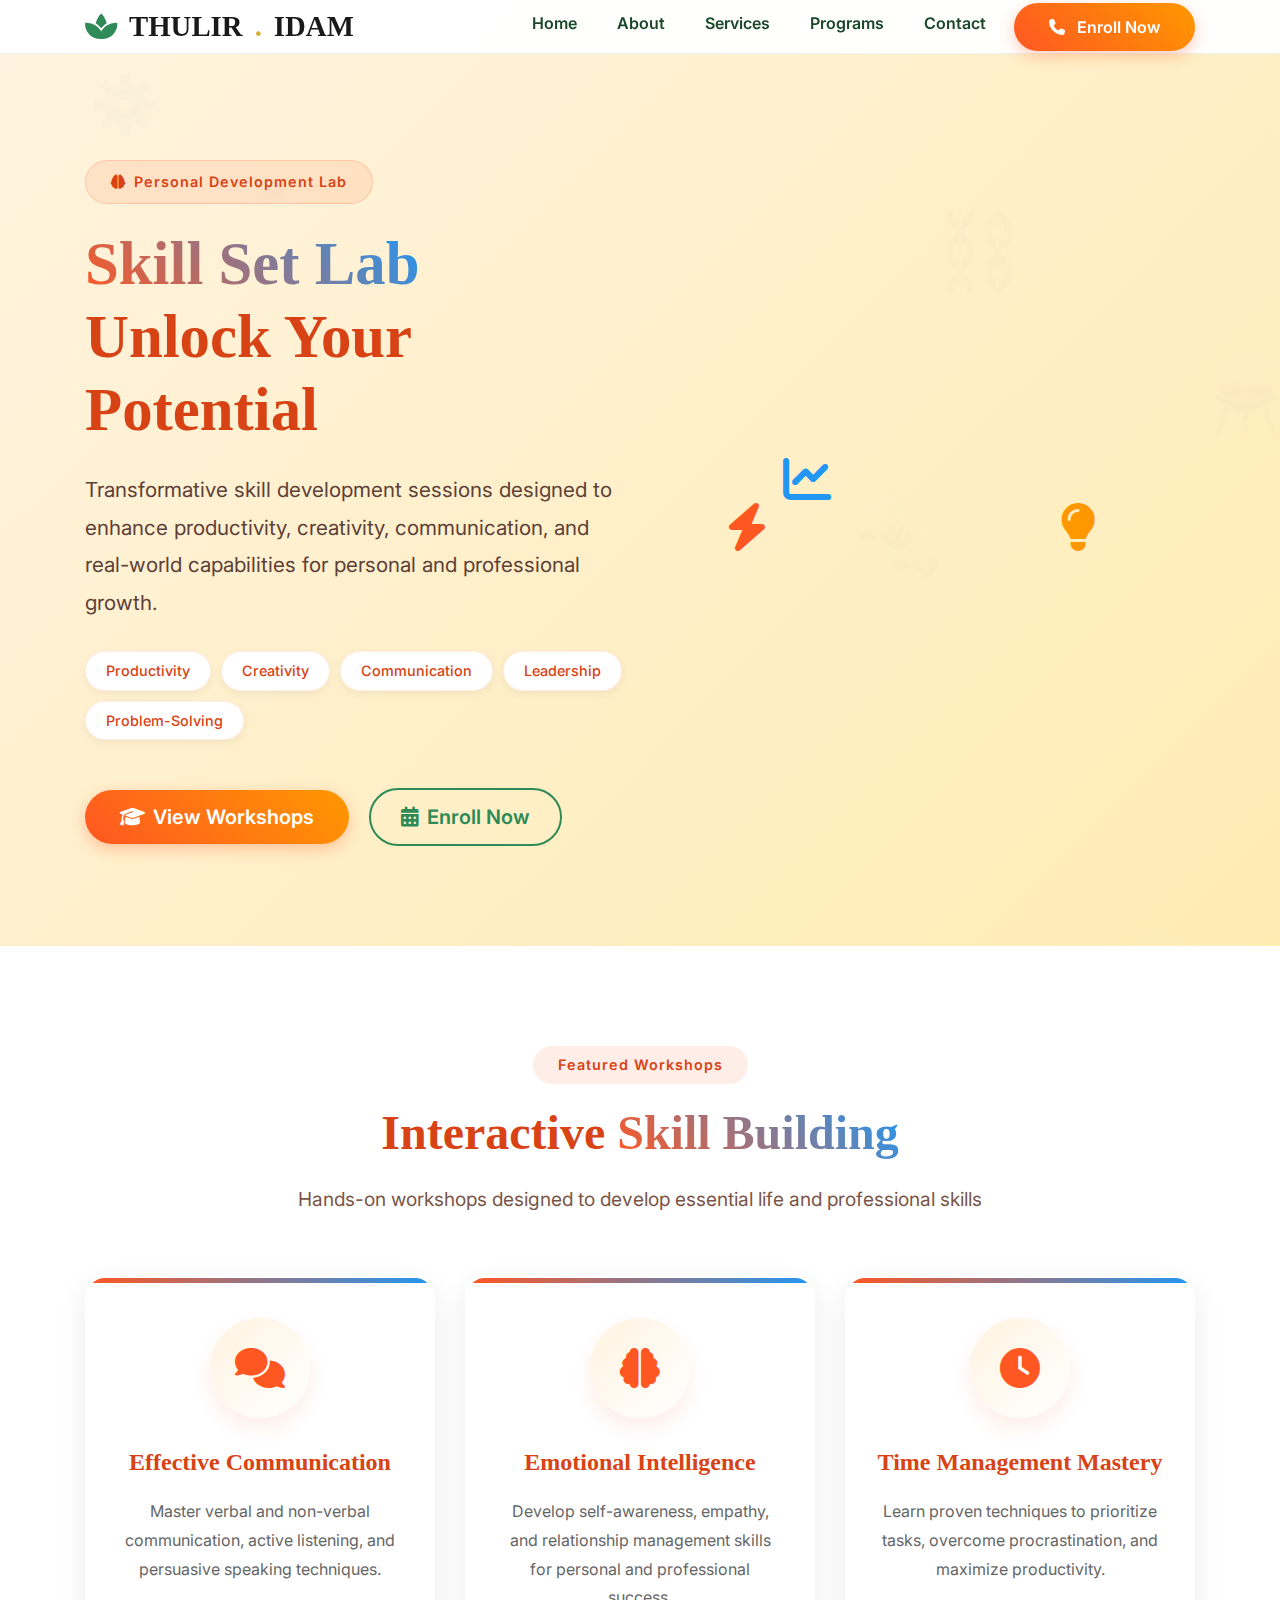
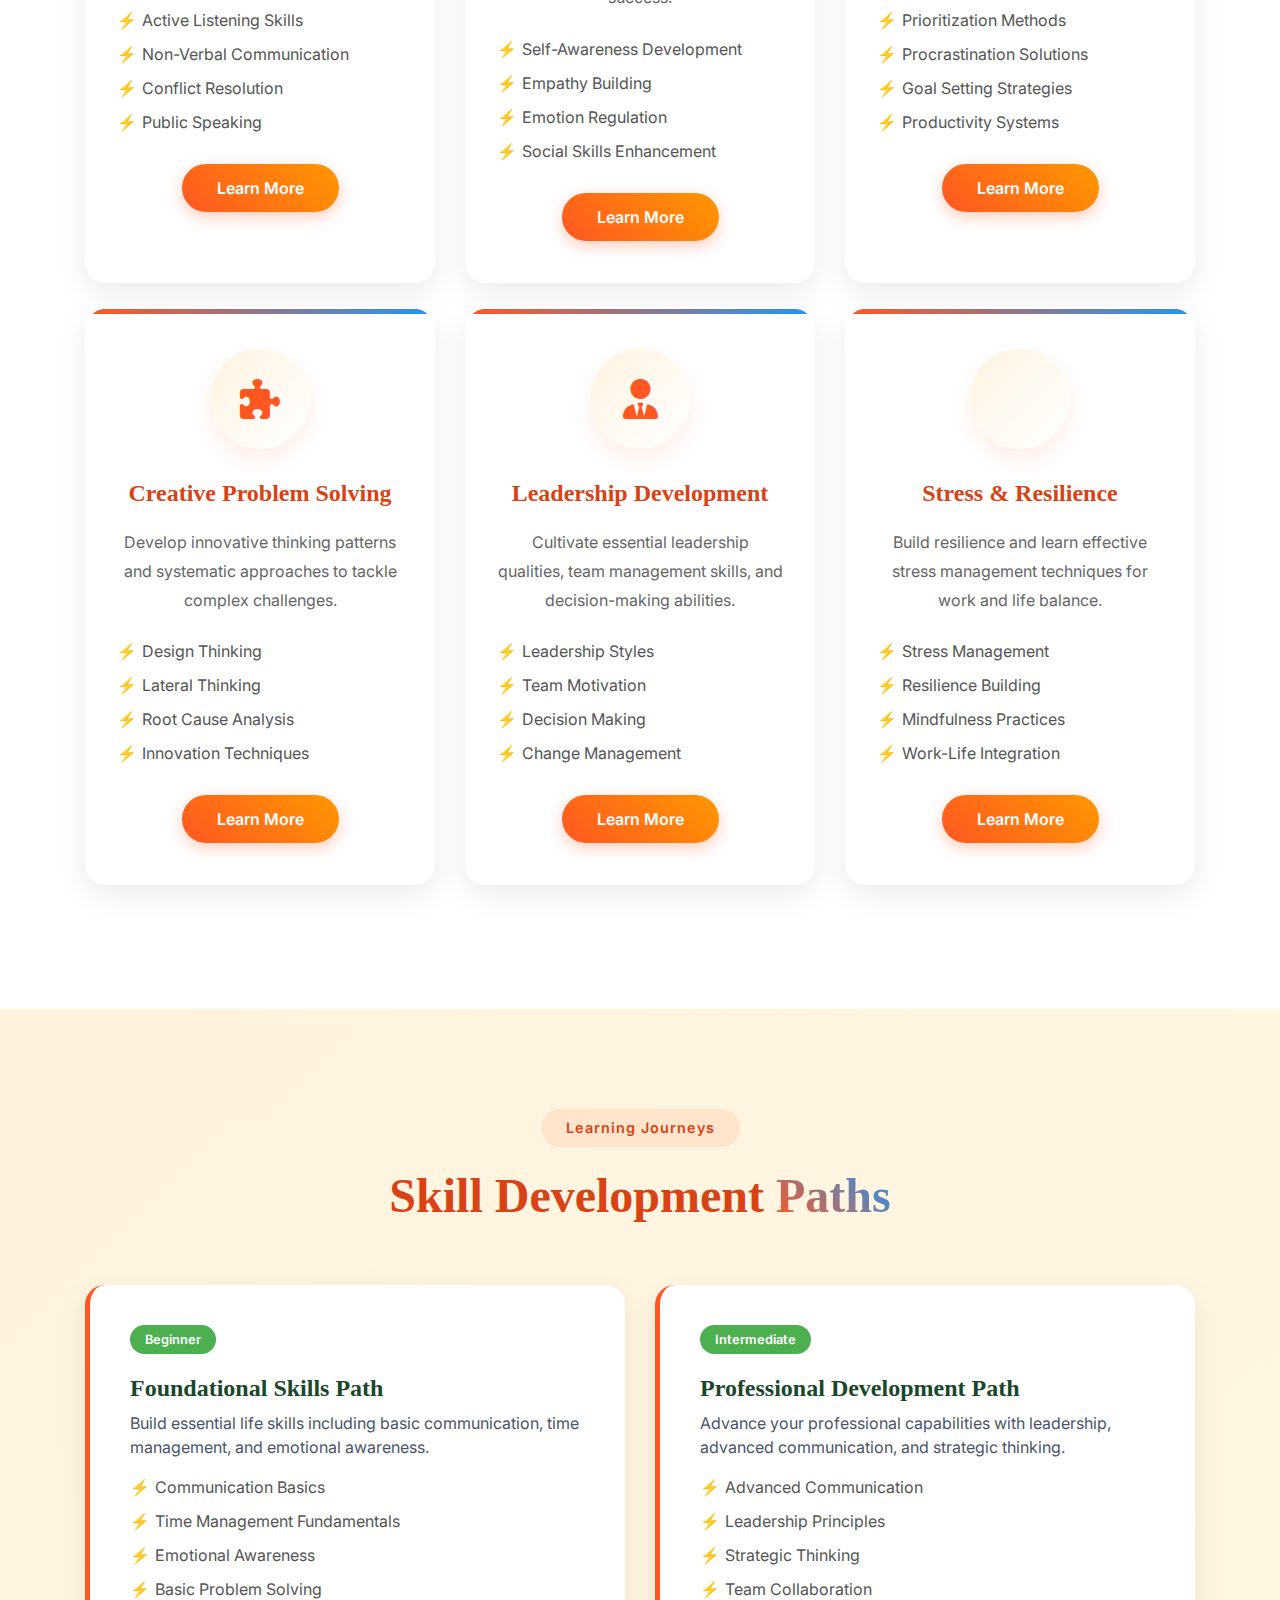
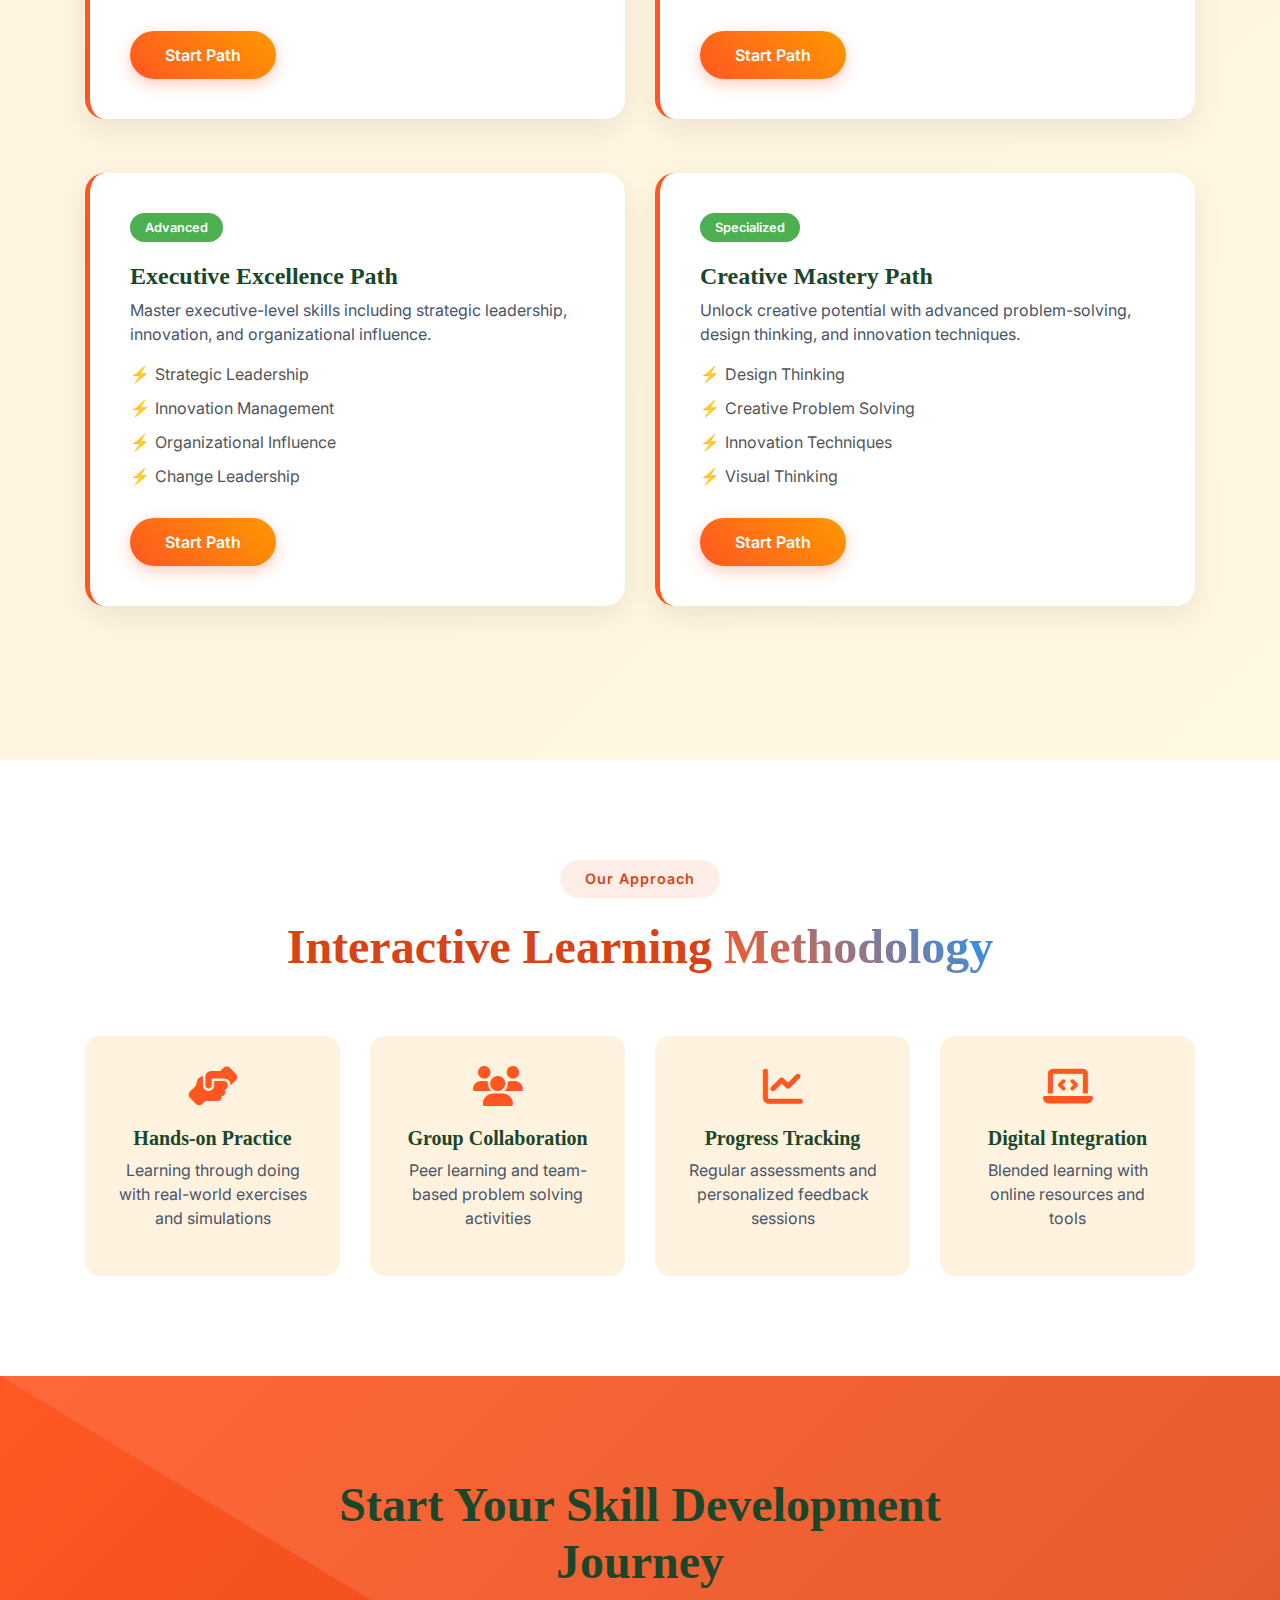
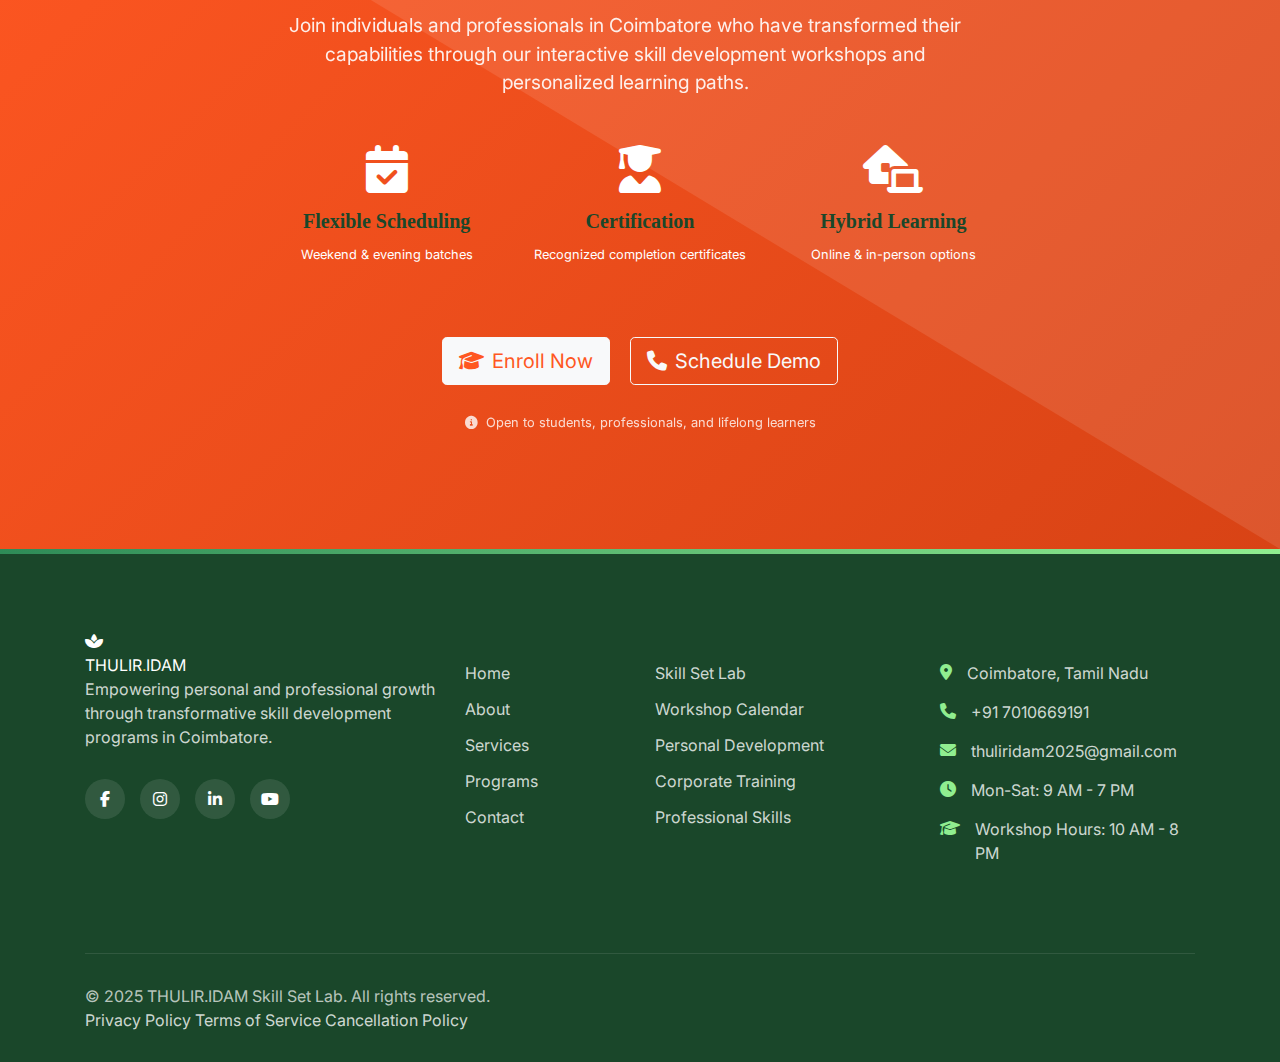
<file: services/skill-lab.html>
<!DOCTYPE html>
<html lang="en">
<head>
    <meta charset="UTF-8">
    <meta name="viewport" content="width=device-width, initial-scale=1.0">
    <title>Skill Set Lab | Personal Development & Skill Enhancement | THULIR.IDAM</title>
    <meta name="description" content="Transformative skill development programs in Coimbatore. Enhance productivity, creativity, communication, and real-world capabilities through interactive workshops.">
    
    <!-- Favicon -->
    <link rel="icon" type="image/x-icon" href="../images/favicon.ico">
    
    <!-- Bootstrap 4 -->
    <link rel="stylesheet" href="https://cdn.jsdelivr.net/npm/bootstrap@4.6.2/dist/css/bootstrap.min.css">
    
    <!-- Animate.css -->
    <link rel="stylesheet" href="https://cdnjs.cloudflare.com/ajax/libs/animate.css/4.1.1/animate.min.css">
    
    <!-- Fonts -->
    <link rel="preconnect" href="https://fonts.googleapis.com">
    <link rel="preconnect" href="https://fonts.gstatic.com" crossorigin>
    <link href="https://fonts.googleapis.com/css2?family=Inter:wght@300;400;500;600;700&display=swap" rel="stylesheet">
    
    <!-- Icons -->
    <link rel="stylesheet" href="https://cdnjs.cloudflare.com/ajax/libs/font-awesome/6.4.0/css/all.min.css">
    
    <!-- Main CSS -->
    <link rel="stylesheet" href="../css/style.css">
    
    <style>
        /* ===== SKILL LAB PREMIUM CSS ===== */
        :root {
            --skill-primary: #FF5722;
            --skill-secondary: #FF9800;
            --skill-accent: #4CAF50;
            --skill-light: #FFF3E0;
            --skill-dark: #D84315;
            --skill-blue: #2196F3;
        }
        
        /* Hero Section */
        .skill-hero {
            padding: 160px 0 100px;
            background: linear-gradient(135deg, #FFF3E0 0%, #FFECB3 100%);
            position: relative;
            overflow: hidden;
            min-height: 90vh;
            display: flex;
            align-items: center;
        }
        
        .gear-animation {
            position: absolute;
            width: 100%;
            height: 100%;
            pointer-events: none;
        }
        
        .gear {
            position: absolute;
            font-size: 3rem;
            color: rgba(255, 87, 34, 0.15);
            animation: rotateGear 20s linear infinite;
        }
        
        @keyframes rotateGear {
            0% { transform: rotate(0deg); }
            100% { transform: rotate(360deg); }
        }
        
        .skill-badge {
            display: inline-flex;
            align-items: center;
            padding: 10px 25px;
            background: rgba(255, 87, 34, 0.1);
            color: var(--skill-dark);
            border-radius: 50px;
            font-weight: 600;
            font-size: 0.9rem;
            letter-spacing: 1px;
            border: 1px solid rgba(255, 87, 34, 0.2);
            animation: skillPulse 3s infinite;
        }
        
        @keyframes skillPulse {
            0%, 100% { 
                transform: scale(1);
                background: rgba(255, 87, 34, 0.1);
            }
            50% { 
                transform: scale(1.03);
                background: rgba(255, 87, 34, 0.15);
            }
        }
        
        .skill-title {
            font-size: 3.8rem;
            font-weight: 800;
            line-height: 1.2;
            margin: 25px 0;
            color: var(--skill-dark);
        }
        
        .skill-gradient {
            background: linear-gradient(45deg, var(--skill-primary), var(--skill-blue));
            -webkit-background-clip: text;
            -webkit-text-fill-color: transparent;
            background-clip: text;
        }
        
        .skill-subtitle {
            font-size: 1.3rem;
            color: #5D4037;
            line-height: 1.8;
            max-width: 600px;
            margin-bottom: 30px;
        }
        
        .skill-tags {
            display: flex;
            flex-wrap: wrap;
            gap: 10px;
            margin: 30px 0;
        }
        
        .skill-tag {
            padding: 8px 20px;
            background: white;
            border-radius: 50px;
            font-size: 0.9rem;
            font-weight: 500;
            color: var(--skill-dark);
            box-shadow: 0 3px 10px rgba(0, 0, 0, 0.05);
            border: 1px solid rgba(255, 87, 34, 0.1);
            transition: all 0.3s ease;
        }
        
        .skill-tag:hover {
            transform: translateY(-3px);
            box-shadow: 0 5px 15px rgba(0, 0, 0, 0.1);
            border-color: var(--skill-primary);
        }
        
        /* Workshops Section */
        .workshops-section {
            padding: 100px 0;
            background: white;
        }
        
        .section-header {
            text-align: center;
            margin-bottom: 60px;
        }
        
        .section-tag {
            display: inline-block;
            padding: 8px 25px;
            background: rgba(255, 87, 34, 0.1);
            color: var(--skill-dark);
            border-radius: 50px;
            font-weight: 600;
            font-size: 0.9rem;
            letter-spacing: 1px;
            margin-bottom: 20px;
        }
        
        .section-title {
            font-size: 3rem;
            font-weight: 800;
            color: var(--skill-dark);
            margin-bottom: 20px;
        }
        
        .section-description {
            font-size: 1.2rem;
            color: #795548;
            max-width: 700px;
            margin: 0 auto;
            line-height: 1.8;
        }
        
        .workshop-card {
            background: white;
            border-radius: 20px;
            padding: 40px 30px;
            height: 100%;
            transition: all 0.4s cubic-bezier(0.4, 0, 0.2, 1);
            box-shadow: 0 10px 30px rgba(0, 0, 0, 0.08);
            border: 2px solid transparent;
            position: relative;
            overflow: hidden;
        }
        
        .workshop-card:before {
            content: '';
            position: absolute;
            top: 0;
            left: 0;
            right: 0;
            height: 5px;
            background: linear-gradient(90deg, var(--skill-primary), var(--skill-blue));
        }
        
        .workshop-card:hover {
            transform: translateY(-10px);
            box-shadow: 0 20px 40px rgba(255, 87, 34, 0.15);
            border-color: rgba(255, 87, 34, 0.1);
        }
        
        .workshop-icon {
            width: 100px;
            height: 100px;
            background: linear-gradient(135deg, var(--skill-light), white);
            border-radius: 50%;
            display: flex;
            align-items: center;
            justify-content: center;
            margin: 0 auto 30px;
            font-size: 2.5rem;
            color: var(--skill-primary);
            box-shadow: 0 10px 20px rgba(255, 87, 34, 0.1);
            transition: all 0.3s ease;
        }
        
        .workshop-card:hover .workshop-icon {
            transform: scale(1.1);
            background: linear-gradient(135deg, var(--skill-primary), var(--skill-secondary));
            color: white;
        }
        
        .workshop-card h3 {
            font-size: 1.5rem;
            font-weight: 700;
            color: var(--skill-dark);
            margin-bottom: 20px;
            text-align: center;
        }
        
        .workshop-card p {
            color: #666;
            line-height: 1.8;
            margin-bottom: 25px;
            text-align: center;
        }
        
        .workshop-details {
            list-style: none;
            padding: 0;
            margin-bottom: 30px;
        }
        
        .workshop-details li {
            margin-bottom: 10px;
            padding-left: 25px;
            position: relative;
            color: #555;
        }
        
        .workshop-details li:before {
            content: '⚡';
            position: absolute;
            left: 0;
            top: 0;
        }
        
        /* Learning Paths */
        .paths-section {
            padding: 100px 0;
            background: linear-gradient(135deg, var(--skill-light) 0%, #FFF8E1 100%);
        }
        
        .path-card {
            background: white;
            border-radius: 20px;
            padding: 40px;
            margin-bottom: 30px;
            box-shadow: 0 10px 30px rgba(0, 0, 0, 0.08);
            border-left: 5px solid var(--skill-primary);
            transition: all 0.3s ease;
        }
        
        .path-card:hover {
            transform: translateX(10px);
            box-shadow: 0 15px 35px rgba(0, 0, 0, 0.1);
        }
        
        .path-level {
            display: inline-block;
            padding: 5px 15px;
            background: var(--skill-accent);
            color: white;
            border-radius: 50px;
            font-size: 0.8rem;
            font-weight: 600;
            margin-bottom: 20px;
        }
        
        /* Methodology Section */
        .methodology-section {
            padding: 100px 0;
            background: white;
        }
        
        .method-grid {
            display: grid;
            grid-template-columns: repeat(auto-fit, minmax(250px, 1fr));
            gap: 30px;
            margin-top: 50px;
        }
        
        .method-item {
            text-align: center;
            padding: 30px;
            border-radius: 15px;
            background: var(--skill-light);
            transition: all 0.3s ease;
        }
        
        .method-item:hover {
            transform: translateY(-5px);
            box-shadow: 0 10px 25px rgba(0, 0, 0, 0.1);
            background: white;
        }
        
        .method-item i {
            font-size: 2.5rem;
            color: var(--skill-primary);
            margin-bottom: 20px;
        }
        
        /* CTA Section */
        .skill-cta {
            padding: 100px 0;
            background: linear-gradient(135deg, var(--skill-primary), var(--skill-dark));
            color: white;
            position: relative;
            overflow: hidden;
        }
        
        .skill-cta:before {
            content: '';
            position: absolute;
            top: 0;
            left: 0;
            right: 0;
            bottom: 0;
            background: url('data:image/svg+xml,<svg xmlns="http://www.w3.org/2000/svg" viewBox="0 0 100 100" preserveAspectRatio="none"><path d="M0,0 L100,0 L100,100 Z" fill="rgba(255,255,255,0.1)"/></svg>');
            background-size: cover;
        }
        
        .cta-title {
            font-size: 3rem;
            font-weight: 800;
            margin-bottom: 20px;
            position: relative;
            z-index: 2;
        }
        
        .cta-description {
            font-size: 1.2rem;
            opacity: 0.9;
            margin-bottom: 40px;
            max-width: 700px;
            position: relative;
            z-index: 2;
        }
        
        /* Custom Buttons */
        .btn-skill {
            background: linear-gradient(45deg, var(--skill-primary), var(--skill-secondary));
            color: white;
            border: none;
            padding: 12px 35px;
            border-radius: 50px;
            font-weight: 600;
            transition: all 0.3s ease;
            box-shadow: 0 5px 15px rgba(255, 87, 34, 0.3);
        }
        
        .btn-skill:hover {
            transform: translateY(-3px);
            box-shadow: 0 10px 25px rgba(255, 87, 34, 0.4);
            color: white;
        }
        
        /* Floating Animation */
        @keyframes float {
            0%, 100% { transform: translateY(0) rotate(0deg); }
            50% { transform: translateY(-20px) rotate(5deg); }
        }
        
        .floating {
            animation: float 6s ease-in-out infinite;
        }
        
        /* Responsive Design */
        @media (max-width: 992px) {
            .skill-title {
                font-size: 3rem;
            }
            
            .section-title {
                font-size: 2.5rem;
            }
            
            .cta-title {
                font-size: 2.5rem;
            }
        }
        
        @media (max-width: 768px) {
            .skill-title {
                font-size: 2.5rem;
            }
            
            .section-title {
                font-size: 2rem;
            }
            
            .skill-subtitle {
                font-size: 1.1rem;
            }
            
            .cta-title {
                font-size: 2rem;
            }
        }
        
        @media (max-width: 576px) {
            .skill-title {
                font-size: 2.2rem;
            }
            
            .section-title {
                font-size: 1.8rem;
            }
            
            .workshop-card {
                padding: 30px 20px;
            }
        }
    </style>
</head>
<body>
    <!-- Navigation -->
    <nav class="navbar navbar-expand-lg navbar-light fixed-top main-header">
        <div class="container">
            <a class="navbar-brand" href="../index.html">
                <i class="fas fa-spa"></i>
                <span class="logo-main">THULIR</span>
                <span class="logo-dot">.</span>
                <span class="logo-sub">IDAM</span>
            </a>
            
            <button class="navbar-toggler" type="button" data-toggle="collapse" data-target="#navbarNav">
                <span class="navbar-toggler-icon"></span>
            </button>
            
            <div class="collapse navbar-collapse" id="navbarNav">
                <ul class="navbar-nav ml-auto">
                    <li class="nav-item"><a class="nav-link" href="../index.html">Home</a></li>
                    <li class="nav-item"><a class="nav-link" href="../about.html">About</a></li>
                    <li class="nav-item dropdown active">
                        <a class="nav-link dropdown-toggle" href="index.html">Services</a>
                        <div class="dropdown-menu">
                            <a class="dropdown-item" href="counselling.html">Counseling</a>
                            <a class="dropdown-item" href="bold-butterflies.html">Bold Butterflies</a>
                            <a class="dropdown-item" href="paavai-mozhi.html">Paavai Mozhi</a>
                            <a class="dropdown-item" href="the-roots.html">The Roots</a>
                            <a class="dropdown-item" href="eap.html">EAP</a>
                            <a class="dropdown-item active" href="skill-lab.html">Skill Lab</a>
                        </div>
                    </li>
                    <li class="nav-item"><a class="nav-link" href="../programs.html">Programs</a></li>
                    <li class="nav-item"><a class="nav-link" href="../contact.html">Contact</a></li>
                    <li class="nav-item ml-2">
                        <a href="tel:+917010669191" class="btn btn-primary btn-skill">
                            <i class="fas fa-phone mr-2"></i> Enroll Now
                        </a>
                    </li>
                </ul>
            </div>
        </div>
    </nav>

    <!-- Hero Section -->
    <section class="skill-hero">
        <div class="gear-animation" id="gearContainer"></div>
        
        <div class="container">
            <div class="row align-items-center">
                <div class="col-lg-6">
                    <div class="hero-content">
                        <span class="skill-badge">
                            <i class="fas fa-brain mr-2"></i>Personal Development Lab
                        </span>
                        
                        <h1 class="skill-title mt-4">
                            <span class="skill-gradient">Skill Set Lab</span>
                            <br>Unlock Your Potential
                        </h1>
                        
                        <p class="skill-subtitle">
                            Transformative skill development sessions designed to enhance productivity, creativity, 
                            communication, and real-world capabilities for personal and professional growth.
                        </p>
                        
                        <div class="skill-tags">
                            <span class="skill-tag">Productivity</span>
                            <span class="skill-tag">Creativity</span>
                            <span class="skill-tag">Communication</span>
                            <span class="skill-tag">Leadership</span>
                            <span class="skill-tag">Problem-Solving</span>
                        </div>
                        
                        <div class="mt-5">
                            <a href="#workshops" class="btn btn-skill btn-lg mr-3 animate__animated animate__pulse animate__delay-2s">
                                <i class="fas fa-graduation-cap mr-2"></i>View Workshops
                            </a>
                            <a href="#enroll" class="btn btn-outline-primary btn-lg">
                                <i class="fas fa-calendar-alt mr-2"></i>Enroll Now
                            </a>
                        </div>
                    </div>
                </div>
                
                <div class="col-lg-6">
                    <div class="hero-image text-center">
                        <div class="lab-icons">
                            <div class="lab-icon floating" style="animation-delay: 0s; top: 20%; left: 15%;">
                                <i class="fas fa-bolt fa-3x" style="color: var(--skill-primary);"></i>
                            </div>
                            <div class="lab-icon floating" style="animation-delay: 2s; top: 40%; right: 20%;">
                                <i class="fas fa-lightbulb fa-3x" style="color: var(--skill-secondary);"></i>
                            </div>
                            <div class="lab-icon floating" style="animation-delay: 4s; bottom: 30%; left: 25%;">
                                <i class="fas fa-chart-line fa-3x" style="color: var(--skill-blue);"></i>
                            </div>
                        </div>
                    </div>
                </div>
            </div>
        </div>
    </section>

    <!-- Workshops Section -->
    <section class="workshops-section" id="workshops">
        <div class="container">
            <div class="section-header">
                <span class="section-tag">Featured Workshops</span>
                <h2 class="section-title">Interactive <span class="skill-gradient">Skill Building</span></h2>
                <p class="section-description">
                    Hands-on workshops designed to develop essential life and professional skills
                </p>
            </div>
            
            <div class="row">
                <div class="col-lg-4 col-md-6 mb-4">
                    <div class="workshop-card">
                        <div class="workshop-icon">
                            <i class="fas fa-comments"></i>
                        </div>
                        <h3>Effective Communication</h3>
                        <p>Master verbal and non-verbal communication, active listening, and persuasive speaking techniques.</p>
                        <ul class="workshop-details">
                            <li>Active Listening Skills</li>
                            <li>Non-Verbal Communication</li>
                            <li>Conflict Resolution</li>
                            <li>Public Speaking</li>
                        </ul>
                        <div class="text-center">
                            <a href="#" class="btn btn-skill">Learn More</a>
                        </div>
                    </div>
                </div>
                
                <div class="col-lg-4 col-md-6 mb-4">
                    <div class="workshop-card">
                        <div class="workshop-icon">
                            <i class="fas fa-brain"></i>
                        </div>
                        <h3>Emotional Intelligence</h3>
                        <p>Develop self-awareness, empathy, and relationship management skills for personal and professional success.</p>
                        <ul class="workshop-details">
                            <li>Self-Awareness Development</li>
                            <li>Empathy Building</li>
                            <li>Emotion Regulation</li>
                            <li>Social Skills Enhancement</li>
                        </ul>
                        <div class="text-center">
                            <a href="#" class="btn btn-skill">Learn More</a>
                        </div>
                    </div>
                </div>
                
                <div class="col-lg-4 col-md-6 mb-4">
                    <div class="workshop-card">
                        <div class="workshop-icon">
                            <i class="fas fa-clock"></i>
                        </div>
                        <h3>Time Management Mastery</h3>
                        <p>Learn proven techniques to prioritize tasks, overcome procrastination, and maximize productivity.</p>
                        <ul class="workshop-details">
                            <li>Prioritization Methods</li>
                            <li>Procrastination Solutions</li>
                            <li>Goal Setting Strategies</li>
                            <li>Productivity Systems</li>
                        </ul>
                        <div class="text-center">
                            <a href="#" class="btn btn-skill">Learn More</a>
                        </div>
                    </div>
                </div>
                
                <div class="col-lg-4 col-md-6 mb-4">
                    <div class="workshop-card">
                        <div class="workshop-icon">
                            <i class="fas fa-puzzle-piece"></i>
                        </div>
                        <h3>Creative Problem Solving</h3>
                        <p>Develop innovative thinking patterns and systematic approaches to tackle complex challenges.</p>
                        <ul class="workshop-details">
                            <li>Design Thinking</li>
                            <li>Lateral Thinking</li>
                            <li>Root Cause Analysis</li>
                            <li>Innovation Techniques</li>
                        </ul>
                        <div class="text-center">
                            <a href="#" class="btn btn-skill">Learn More</a>
                        </div>
                    </div>
                </div>
                
                <div class="col-lg-4 col-md-6 mb-4">
                    <div class="workshop-card">
                        <div class="workshop-icon">
                            <i class="fas fa-user-tie"></i>
                        </div>
                        <h3>Leadership Development</h3>
                        <p>Cultivate essential leadership qualities, team management skills, and decision-making abilities.</p>
                        <ul class="workshop-details">
                            <li>Leadership Styles</li>
                            <li>Team Motivation</li>
                            <li>Decision Making</li>
                            <li>Change Management</li>
                        </ul>
                        <div class="text-center">
                            <a href="#" class="btn btn-skill">Learn More</a>
                        </div>
                    </div>
                </div>
                
                <div class="col-lg-4 col-md-6 mb-4">
                    <div class="workshop-card">
                        <div class="workshop-icon">
                            <i class="fas fa-stress"></i>
                        </div>
                        <h3>Stress & Resilience</h3>
                        <p>Build resilience and learn effective stress management techniques for work and life balance.</p>
                        <ul class="workshop-details">
                            <li>Stress Management</li>
                            <li>Resilience Building</li>
                            <li>Mindfulness Practices</li>
                            <li>Work-Life Integration</li>
                        </ul>
                        <div class="text-center">
                            <a href="#" class="btn btn-skill">Learn More</a>
                        </div>
                    </div>
                </div>
            </div>
        </div>
    </section>

    <!-- Learning Paths -->
    <section class="paths-section">
        <div class="container">
            <div class="section-header">
                <span class="section-tag">Learning Journeys</span>
                <h2 class="section-title">Skill Development <span class="skill-gradient">Paths</span></h2>
            </div>
            
            <div class="row">
                <div class="col-lg-6 mb-4">
                    <div class="path-card">
                        <span class="path-level">Beginner</span>
                        <h4>Foundational Skills Path</h4>
                        <p>Build essential life skills including basic communication, time management, and emotional awareness.</p>
                        <ul class="workshop-details">
                            <li>Communication Basics</li>
                            <li>Time Management Fundamentals</li>
                            <li>Emotional Awareness</li>
                            <li>Basic Problem Solving</li>
                        </ul>
                        <a href="#" class="btn btn-skill">Start Path</a>
                    </div>
                </div>
                
                <div class="col-lg-6 mb-4">
                    <div class="path-card">
                        <span class="path-level">Intermediate</span>
                        <h4>Professional Development Path</h4>
                        <p>Advance your professional capabilities with leadership, advanced communication, and strategic thinking.</p>
                        <ul class="workshop-details">
                            <li>Advanced Communication</li>
                            <li>Leadership Principles</li>
                            <li>Strategic Thinking</li>
                            <li>Team Collaboration</li>
                        </ul>
                        <a href="#" class="btn btn-skill">Start Path</a>
                    </div>
                </div>
                
                <div class="col-lg-6 mb-4">
                    <div class="path-card">
                        <span class="path-level">Advanced</span>
                        <h4>Executive Excellence Path</h4>
                        <p>Master executive-level skills including strategic leadership, innovation, and organizational influence.</p>
                        <ul class="workshop-details">
                            <li>Strategic Leadership</li>
                            <li>Innovation Management</li>
                            <li>Organizational Influence</li>
                            <li>Change Leadership</li>
                        </ul>
                        <a href="#" class="btn btn-skill">Start Path</a>
                    </div>
                </div>
                
                <div class="col-lg-6 mb-4">
                    <div class="path-card">
                        <span class="path-level">Specialized</span>
                        <h4>Creative Mastery Path</h4>
                        <p>Unlock creative potential with advanced problem-solving, design thinking, and innovation techniques.</p>
                        <ul class="workshop-details">
                            <li>Design Thinking</li>
                            <li>Creative Problem Solving</li>
                            <li>Innovation Techniques</li>
                            <li>Visual Thinking</li>
                        </ul>
                        <a href="#" class="btn btn-skill">Start Path</a>
                    </div>
                </div>
            </div>
        </div>
    </section>

    <!-- Methodology Section -->
    <section class="methodology-section">
        <div class="container">
            <div class="section-header">
                <span class="section-tag">Our Approach</span>
                <h2 class="section-title">Interactive Learning <span class="skill-gradient">Methodology</span></h2>
            </div>
            
            <div class="method-grid">
                <div class="method-item">
                    <i class="fas fa-hands-helping"></i>
                    <h5>Hands-on Practice</h5>
                    <p>Learning through doing with real-world exercises and simulations</p>
                </div>
                
                <div class="method-item">
                    <i class="fas fa-users"></i>
                    <h5>Group Collaboration</h5>
                    <p>Peer learning and team-based problem solving activities</p>
                </div>
                
                <div class="method-item">
                    <i class="fas fa-chart-line"></i>
                    <h5>Progress Tracking</h5>
                    <p>Regular assessments and personalized feedback sessions</p>
                </div>
                
                <div class="method-item">
                    <i class="fas fa-laptop-code"></i>
                    <h5>Digital Integration</h5>
                    <p>Blended learning with online resources and tools</p>
                </div>
            </div>
        </div>
    </section>

    <!-- CTA Section -->
    <section class="skill-cta" id="enroll">
        <div class="container">
            <div class="row justify-content-center">
                <div class="col-lg-8 text-center">
                    <h2 class="cta-title">Start Your Skill Development Journey</h2>
                    
                    <p class="cta-description">
                        Join individuals and professionals in Coimbatore who have transformed their capabilities 
                        through our interactive skill development workshops and personalized learning paths.
                    </p>
                    
                    <div class="row mt-5 mb-5">
                        <div class="col-md-4 mb-4">
                            <div class="text-center">
                                <i class="fas fa-calendar-check fa-3x mb-3"></i>
                                <h5>Flexible Scheduling</h5>
                                <small>Weekend & evening batches</small>
                            </div>
                        </div>
                        
                        <div class="col-md-4 mb-4">
                            <div class="text-center">
                                <i class="fas fa-user-graduate fa-3x mb-3"></i>
                                <h5>Certification</h5>
                                <small>Recognized completion certificates</small>
                            </div>
                        </div>
                        
                        <div class="col-md-4 mb-4">
                            <div class="text-center">
                                <i class="fas fa-laptop-house fa-3x mb-3"></i>
                                <h5>Hybrid Learning</h5>
                                <small>Online & in-person options</small>
                            </div>
                        </div>
                    </div>
                    
                    <div class="cta-buttons">
                        <a href="../contact.html" class="btn btn-light btn-lg mr-3" style="color: var(--skill-primary);">
                            <i class="fas fa-graduation-cap mr-2"></i>Enroll Now
                        </a>
                        <a href="tel:+917010669191" class="btn btn-outline-light btn-lg">
                            <i class="fas fa-phone mr-2"></i>Schedule Demo
                        </a>
                    </div>
                    
                    <p class="mt-4" style="opacity: 0.8;">
                        <small><i class="fas fa-info-circle mr-2"></i>Open to students, professionals, and lifelong learners</small>
                    </p>
                </div>
            </div>
        </div>
    </section>

    <!-- Footer -->
    <footer class="main-footer">
        <div class="container">
            <div class="row">
                <div class="col-lg-4 mb-5">
                    <div class="footer-brand">
                        <i class="fas fa-spa"></i>
                        <div>
                            <span>THULIR</span><span class="logo-dot">.</span><span>IDAM</span>
                        </div>
                    </div>
                    <p class="footer-description">
                        Empowering personal and professional growth through transformative skill development programs in Coimbatore.
                    </p>
                    <div class="social-links">
                        <a href="#"><i class="fab fa-facebook-f"></i></a>
                        <a href="#"><i class="fab fa-instagram"></i></a>
                        <a href="#"><i class="fab fa-linkedin-in"></i></a>
                        <a href="#"><i class="fab fa-youtube"></i></a>
                    </div>
                </div>
                
                <div class="col-lg-2 col-md-6 mb-5">
                    <h5>Quick Links</h5>
                    <ul class="footer-links">
                        <li><a href="../index.html">Home</a></li>
                        <li><a href="../about.html">About</a></li>
                        <li><a href="index.html">Services</a></li>
                        <li><a href="../programs.html">Programs</a></li>
                        <li><a href="../contact.html">Contact</a></li>
                    </ul>
                </div>
                
                <div class="col-lg-3 col-md-6 mb-5">
                    <h5>Skill Programs</h5>
                    <ul class="footer-links">
                        <li><a href="skill-lab.html" class="active">Skill Set Lab</a></li>
                        <li><a href="../programs.html">Workshop Calendar</a></li>
                        <li><a href="counselling.html">Personal Development</a></li>
                        <li><a href="../contact.html">Corporate Training</a></li>
                        <li><a href="eap.html">Professional Skills</a></li>
                    </ul>
                </div>
                
                <div class="col-lg-3 col-md-6">
                    <h5>Contact Info</h5>
                    <ul class="footer-contact">
                        <li><i class="fas fa-map-marker-alt"></i> Coimbatore, Tamil Nadu</li>
                        <li><i class="fas fa-phone"></i> <a href="tel:+917010669191">+91 7010669191</a></li>
                        <li><i class="fas fa-envelope"></i> <a href="mailto:thuliridam2025@gmail.com">thuliridam2025@gmail.com</a></li>
                        <li><i class="fas fa-clock"></i> Mon-Sat: 9 AM - 7 PM</li>
                        <li><i class="fas fa-graduation-cap"></i> Workshop Hours: 10 AM - 8 PM</li>
                    </ul>
                </div>
            </div>
            
            <div class="footer-bottom">
                <p>&copy; 2025 THULIR.IDAM Skill Set Lab. All rights reserved.</p>
                <div class="footer-links">
                    <a href="../privacy.html">Privacy Policy</a>
                    <a href="../terms.html">Terms of Service</a>
                    <a href="../cancellation.html">Cancellation Policy</a>
                </div>
            </div>
        </div>
    </footer>

    <!-- Back to Top -->
    <button class="back-to-top" id="backToTop">
        <i class="fas fa-chevron-up"></i>
    </button>

    <!-- Scripts -->
    <script src="https://cdn.jsdelivr.net/npm/jquery@3.5.1/dist/jquery.slim.min.js"></script>
    <script src="https://cdn.jsdelivr.net/npm/bootstrap@4.6.2/dist/js/bootstrap.bundle.min.js"></script>
    
    <script>
        // ===== SKILL LAB JAVASCRIPT =====
        
        $(document).ready(function() {
            // Create rotating gears
            createRotatingGears();
            
            // Back to top button
            $('#backToTop').click(function() {
                $('html, body').animate({ scrollTop: 0 }, 800);
                return false;
            });
            
            $(window).scroll(function() {
                if ($(this).scrollTop() > 300) {
                    $('#backToTop').fadeIn();
                } else {
                    $('#backToTop').fadeOut();
                }
            });
            
            // Smooth scroll
            $('a[href^="#"]').on('click', function(event) {
                var target = $(this.getAttribute('href'));
                if (target.length) {
                    event.preventDefault();
                    $('html, body').stop().animate({
                        scrollTop: target.offset().top - 80
                    }, 1000);
                }
            });
            
            // Add floating animation
            $('.floating').each(function(index) {
                $(this).css({
                    'animation': `float ${6 + index}s ease-in-out infinite`,
                    'animationDelay': `${index * 2}s`
                });
            });
            
            // Workshop card hover effect
            $('.workshop-card').hover(
                function() {
                    $(this).find('.workshop-icon').css({
                        'transform': 'scale(1.1)',
                        'background': 'linear-gradient(135deg, var(--skill-primary), var(--skill-secondary))',
                        'color': 'white'
                    });
                },
                function() {
                    $(this).find('.workshop-icon').css({
                        'transform': 'scale(1)',
                        'background': 'linear-gradient(135deg, var(--skill-light), white)',
                        'color': 'var(--skill-primary)'
                    });
                }
            );
            
            // Animate elements on scroll
            function animateOnScroll() {
                $('.path-card, .method-item').each(function() {
                    if ($(this).visible(true)) {
                        $(this).addClass('animate__animated animate__fadeIn');
                    }
                });
                
                $('.workshop-card').each(function(index) {
                    if ($(this).visible(true) && !$(this).hasClass('animated')) {
                        $(this).addClass('animate__animated animate__fadeInUp');
                        $(this).addClass('animated');
                    }
                });
            }
            
            // Initialize animations
            animateOnScroll();
            $(window).on('scroll', animateOnScroll);
            
            // Skill tag hover effect
            $('.skill-tag').hover(
                function() {
                    $(this).css({
                        'transform': 'translateY(-3px)',
                        'box-shadow': '0 5px 15px rgba(0, 0, 0, 0.1)',
                        'border-color': 'var(--skill-primary)'
                    });
                },
                function() {
                    $(this).css({
                        'transform': 'translateY(0)',
                        'box-shadow': '0 3px 10px rgba(0, 0, 0, 0.05)',
                        'border-color': 'rgba(255, 87, 34, 0.1)'
                    });
                }
            );
            
            // Button click animation
            $('.btn').on('click', function() {
                $(this).addClass('animate__animated animate__pulse');
                setTimeout(() => {
                    $(this).removeClass('animate__animated animate__pulse');
                }, 1000);
            });
            
            // Lab icon positioning
            $('.lab-icon').each(function(index) {
                $(this).css({
                    'position': 'absolute'
                });
            });
        });
        
        // Create rotating gears animation
        function createRotatingGears() {
            var container = $('#gearContainer');
            var gearCount = 6;
            var gears = ['⚙️', '🔧', '🛠️', '⛓️', '🔩', '⚗️'];
            
            for (var i = 0; i < gearCount; i++) {
                var gear = $('<div class="gear">' + gears[Math.floor(Math.random() * gears.length)] + '</div>');
                
                // Random position
                var left = Math.random() * 100;
                var top = Math.random() * 100;
                var duration = 15 + Math.random() * 30;
                var delay = Math.random() * 5;
                var size = 2 + Math.random() * 3;
                var direction = Math.random() > 0.5 ? 'normal' : 'reverse';
                
                gear.css({
                    left: left + '%',
                    top: top + '%',
                    fontSize: size + 'rem',
                    opacity: 0.1 + Math.random() * 0.1,
                    animationDuration: duration + 's',
                    animationDelay: delay + 's',
                    animationDirection: direction
                });
                
                container.append(gear);
            }
        }
        
        // Visibility check function
        $.fn.visible = function(partial) {
            var $t = $(this),
                $w = $(window),
                viewTop = $w.scrollTop(),
                viewBottom = viewTop + $w.height(),
                _top = $t.offset().top,
                _bottom = _top + $t.height(),
                compareTop = partial === true ? _bottom : _top,
                compareBottom = partial === true ? _top : _bottom;
            
            return ((compareBottom <= viewBottom) && (compareTop >= viewTop));
        };
    </script>
</body>
</html>
</file>
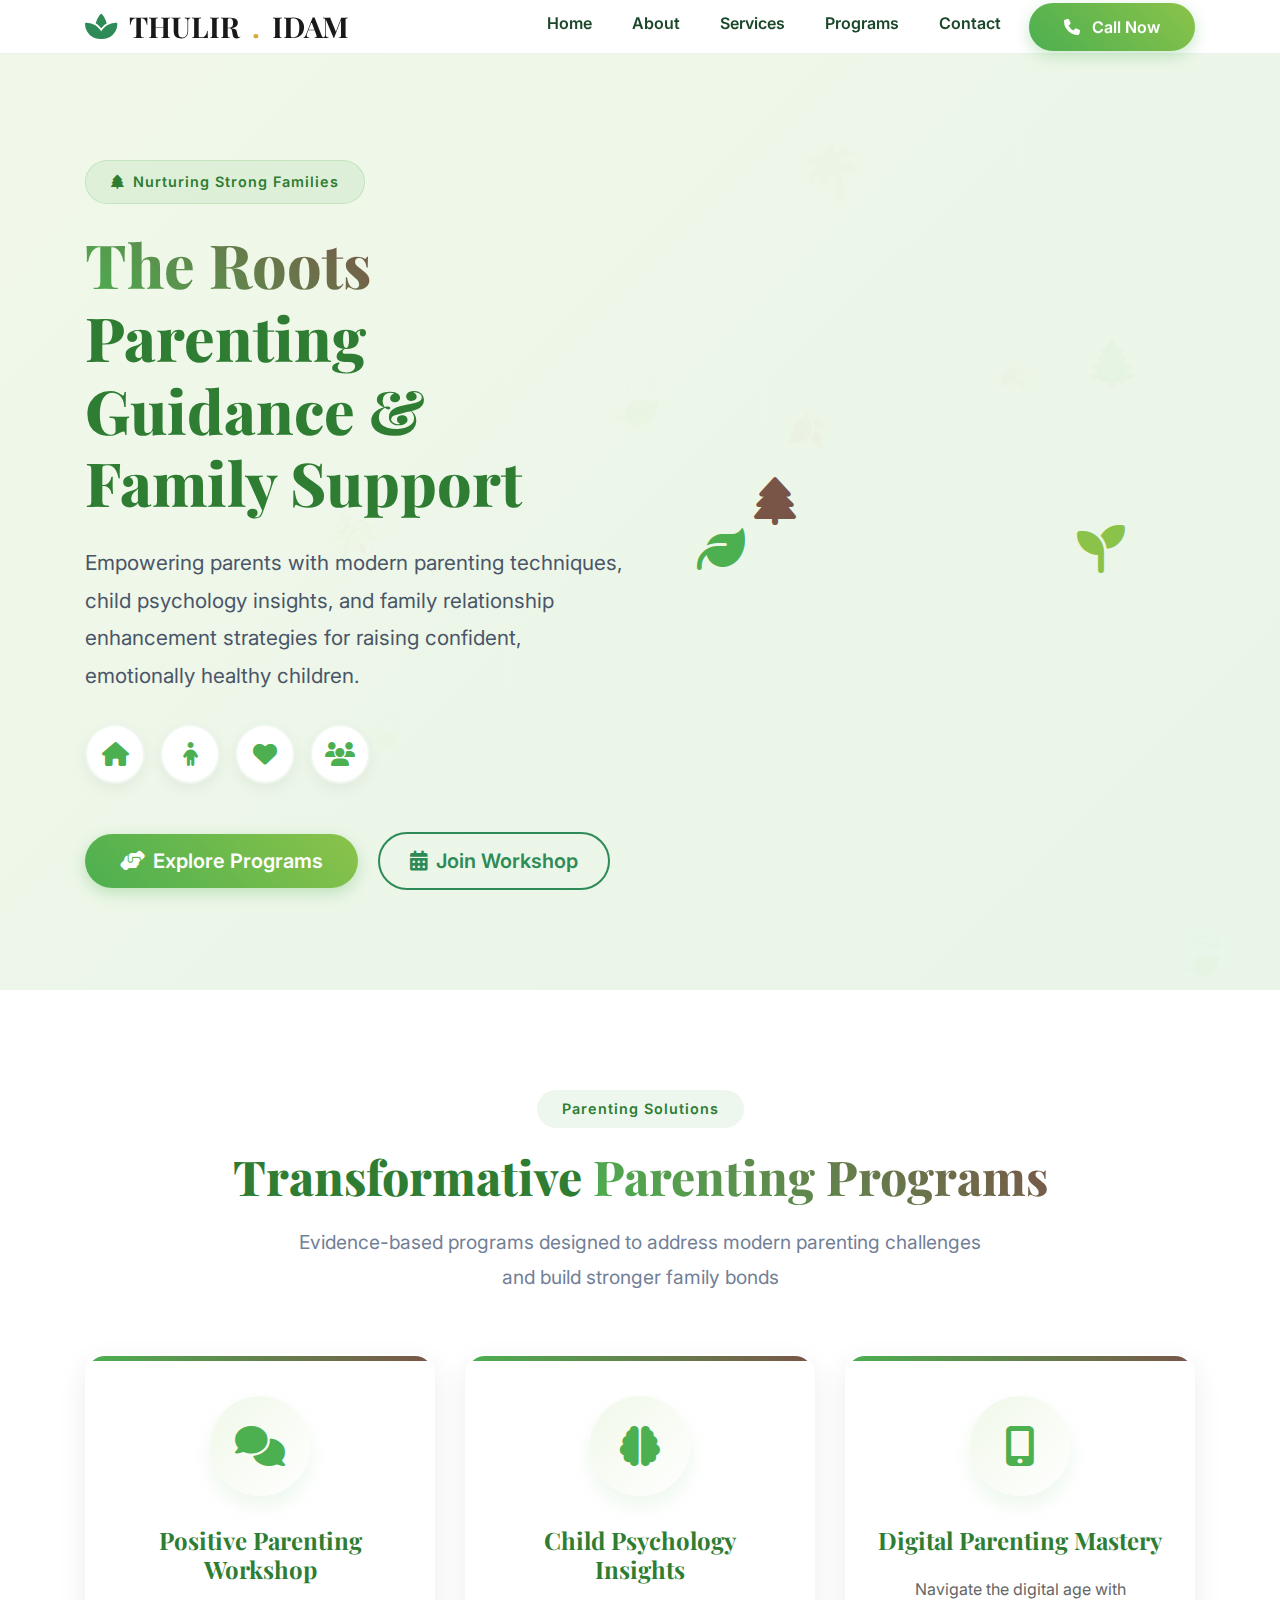
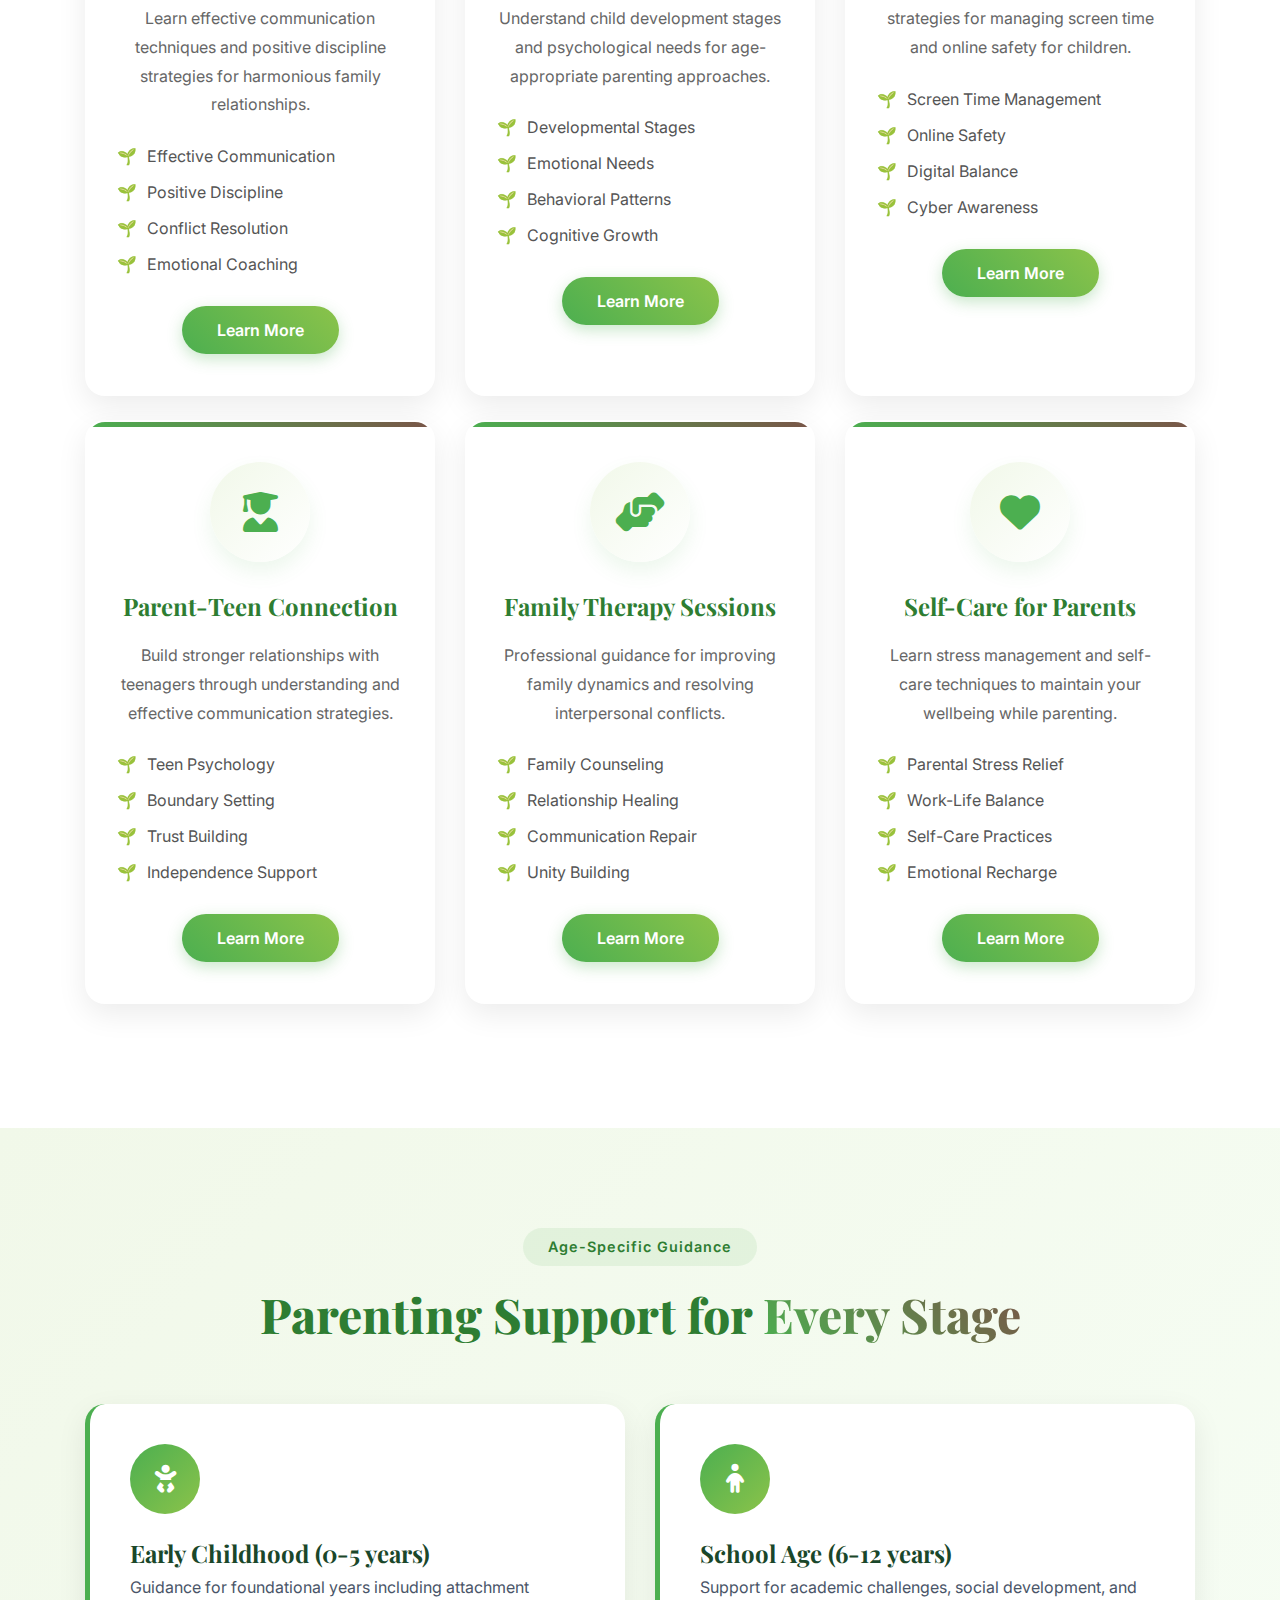
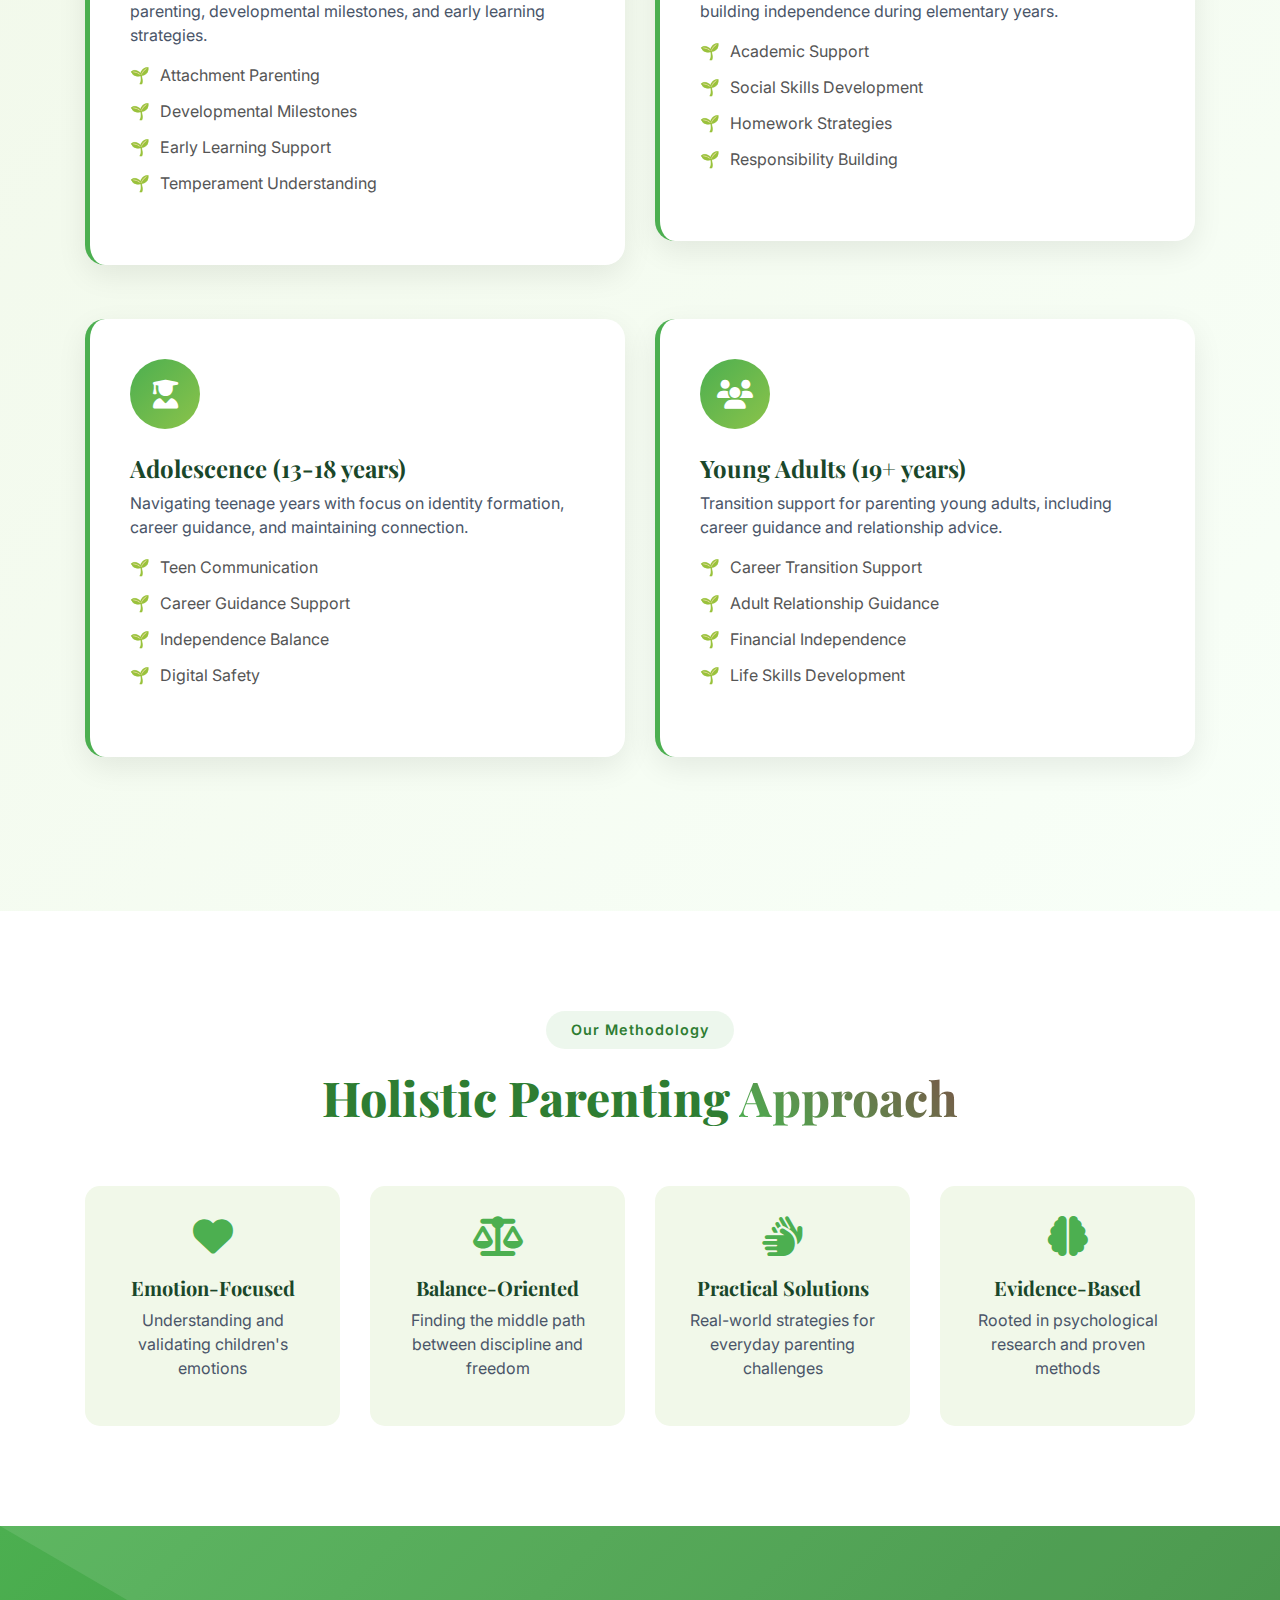
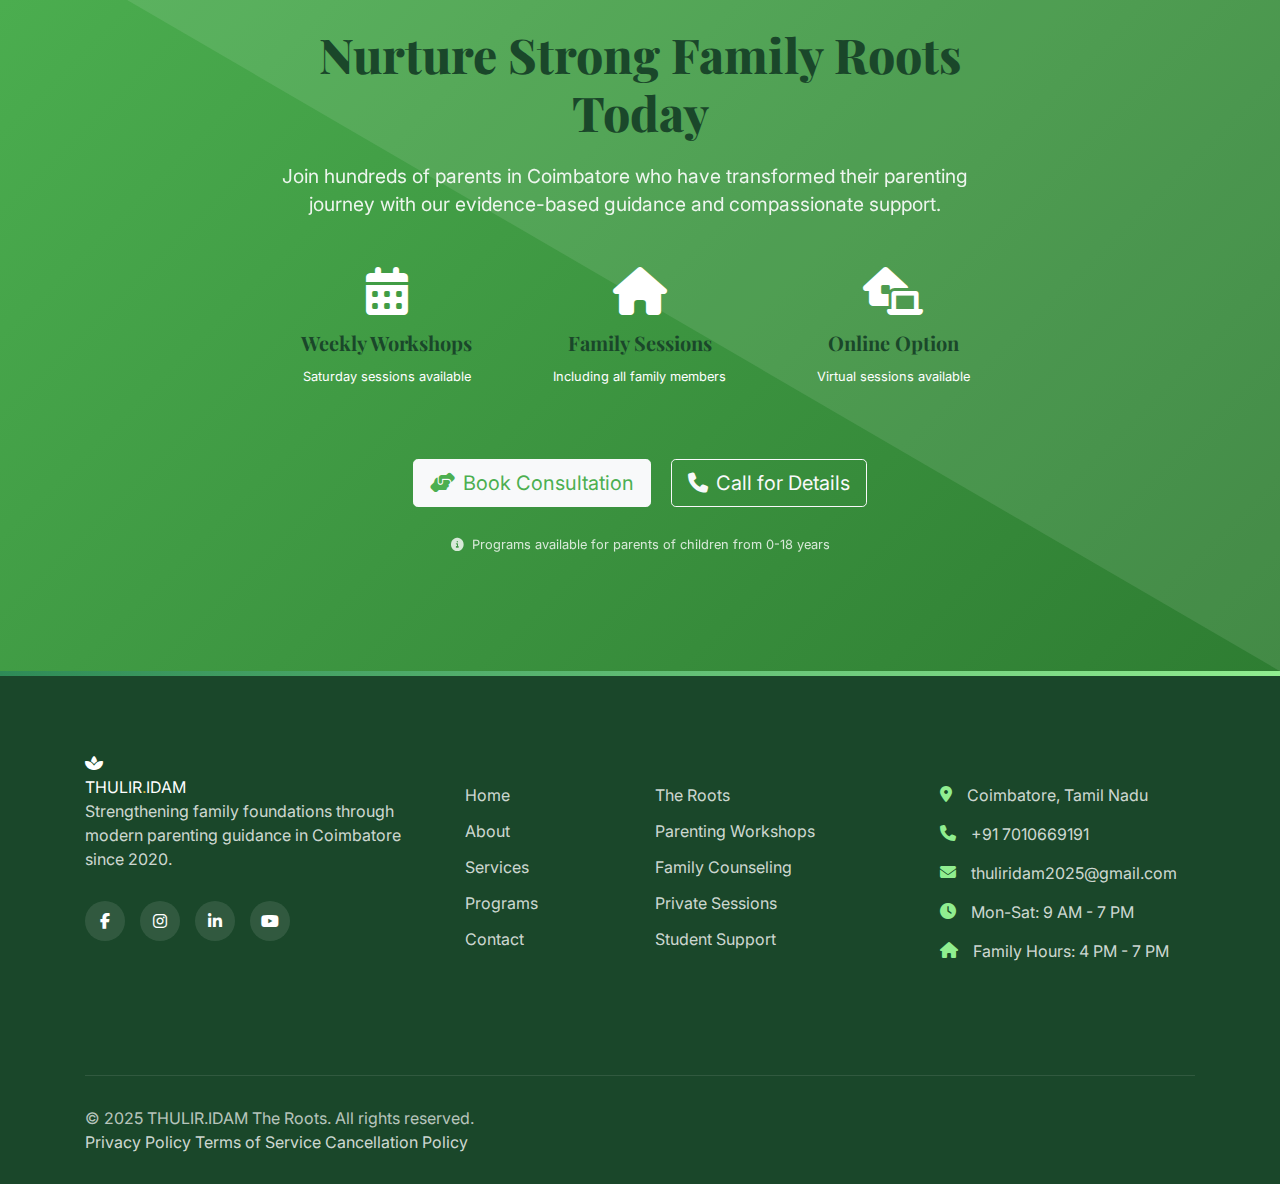
<file: services/the-roots.html>
<!DOCTYPE html>
<html lang="en">
<head>
    <meta charset="UTF-8">
    <meta name="viewport" content="width=device-width, initial-scale=1.0">
    <title>The Roots | Parenting Guidance & Family Support | THULIR.IDAM</title>
    <meta name="description" content="Transformative parenting programs in Coimbatore. Positive parenting techniques, child psychology, family counseling, and modern parenting solutions.">
    
    <!-- Favicon -->
    <link rel="icon" type="image/x-icon" href="../images/favicon.ico">
    
    <!-- Bootstrap 4 -->
    <link rel="stylesheet" href="https://cdn.jsdelivr.net/npm/bootstrap@4.6.2/dist/css/bootstrap.min.css">
    
    <!-- Animate.css -->
    <link rel="stylesheet" href="https://cdnjs.cloudflare.com/ajax/libs/animate.css/4.1.1/animate.min.css">
    
    <!-- Fonts -->
    <link rel="preconnect" href="https://fonts.googleapis.com">
    <link rel="preconnect" href="https://fonts.gstatic.com" crossorigin>
    <link href="https://fonts.googleapis.com/css2?family=Inter:wght@300;400;500;600;700&family=Playfair+Display:wght@400;500;600;700&display=swap" rel="stylesheet">
    
    <!-- Icons -->
    <link rel="stylesheet" href="https://cdnjs.cloudflare.com/ajax/libs/font-awesome/6.4.0/css/all.min.css">
    
    <!-- Main CSS -->
    <link rel="stylesheet" href="../css/style.css">
    
    <style>
        /* ===== THE ROOTS PREMIUM CSS ===== */
        :root {
            --roots-primary: #4CAF50;
            --roots-secondary: #8BC34A;
            --roots-accent: #FF9800;
            --roots-light: #F1F8E9;
            --roots-dark: #2E7D32;
            --roots-brown: #795548;
        }
        
        /* Hero Section */
        .roots-hero {
            padding: 160px 0 100px;
            background: linear-gradient(135deg, #F1F8E9 0%, #E8F5E8 100%);
            position: relative;
            overflow: hidden;
            min-height: 90vh;
            display: flex;
            align-items: center;
        }
        
        .tree-animation {
            position: absolute;
            width: 100%;
            height: 100%;
            pointer-events: none;
        }
        
        .tree-branch {
            position: absolute;
            font-size: 2rem;
            color: rgba(76, 175, 80, 0.15);
            animation: sway 15s ease-in-out infinite;
        }
        
        @keyframes sway {
            0%, 100% { transform: rotate(0deg); }
            25% { transform: rotate(5deg); }
            50% { transform: rotate(-5deg); }
            75% { transform: rotate(3deg); }
        }
        
        .roots-badge {
            display: inline-flex;
            align-items: center;
            padding: 10px 25px;
            background: rgba(76, 175, 80, 0.1);
            color: var(--roots-dark);
            border-radius: 50px;
            font-weight: 600;
            font-size: 0.9rem;
            letter-spacing: 1px;
            border: 1px solid rgba(76, 175, 80, 0.2);
            animation: rootsPulse 3s infinite;
        }
        
        @keyframes rootsPulse {
            0%, 100% { 
                transform: scale(1);
                background: rgba(76, 175, 80, 0.1);
            }
            50% { 
                transform: scale(1.03);
                background: rgba(76, 175, 80, 0.15);
            }
        }
        
        .roots-title {
            font-size: 3.8rem;
            font-weight: 800;
            line-height: 1.2;
            margin: 25px 0;
            font-family: 'Playfair Display', serif;
            color: var(--roots-dark);
        }
        
        .roots-gradient {
            background: linear-gradient(45deg, var(--roots-primary), var(--roots-brown));
            -webkit-background-clip: text;
            -webkit-text-fill-color: transparent;
            background-clip: text;
        }
        
        .roots-subtitle {
            font-size: 1.3rem;
            color: #4a5568;
            line-height: 1.8;
            max-width: 600px;
            margin-bottom: 30px;
        }
        
        .hero-icons {
            display: flex;
            flex-wrap: wrap;
            gap: 15px;
            margin: 30px 0;
        }
        
        .icon-circle {
            width: 60px;
            height: 60px;
            background: white;
            border-radius: 50%;
            display: flex;
            align-items: center;
            justify-content: center;
            font-size: 1.5rem;
            color: var(--roots-primary);
            box-shadow: 0 5px 15px rgba(0, 0, 0, 0.05);
            border: 2px solid rgba(76, 175, 80, 0.1);
            transition: all 0.3s ease;
        }
        
        .icon-circle:hover {
            transform: translateY(-5px);
            box-shadow: 0 10px 25px rgba(0, 0, 0, 0.1);
            border-color: var(--roots-primary);
            color: var(--roots-primary);
        }
        
        /* Programs Section */
        .programs-section {
            padding: 100px 0;
            background: white;
        }
        
        .section-header {
            text-align: center;
            margin-bottom: 60px;
        }
        
        .section-tag {
            display: inline-block;
            padding: 8px 25px;
            background: rgba(76, 175, 80, 0.1);
            color: var(--roots-dark);
            border-radius: 50px;
            font-weight: 600;
            font-size: 0.9rem;
            letter-spacing: 1px;
            margin-bottom: 20px;
        }
        
        .section-title {
            font-size: 3rem;
            font-weight: 800;
            color: var(--roots-dark);
            margin-bottom: 20px;
            font-family: 'Playfair Display', serif;
        }
        
        .section-description {
            font-size: 1.2rem;
            color: #718096;
            max-width: 700px;
            margin: 0 auto;
            line-height: 1.8;
        }
        
        .program-card {
            background: white;
            border-radius: 20px;
            padding: 40px 30px;
            height: 100%;
            transition: all 0.4s cubic-bezier(0.4, 0, 0.2, 1);
            box-shadow: 0 10px 30px rgba(0, 0, 0, 0.08);
            border: 2px solid transparent;
            position: relative;
            overflow: hidden;
        }
        
        .program-card:before {
            content: '';
            position: absolute;
            top: 0;
            left: 0;
            right: 0;
            height: 5px;
            background: linear-gradient(90deg, var(--roots-primary), var(--roots-brown));
        }
        
        .program-card:hover {
            transform: translateY(-10px);
            box-shadow: 0 20px 40px rgba(76, 175, 80, 0.15);
            border-color: rgba(76, 175, 80, 0.1);
        }
        
        .program-icon {
            width: 100px;
            height: 100px;
            background: linear-gradient(135deg, var(--roots-light), white);
            border-radius: 50%;
            display: flex;
            align-items: center;
            justify-content: center;
            margin: 0 auto 30px;
            font-size: 2.5rem;
            color: var(--roots-primary);
            box-shadow: 0 10px 20px rgba(76, 175, 80, 0.1);
            transition: all 0.3s ease;
        }
        
        .program-card:hover .program-icon {
            transform: scale(1.1);
            background: linear-gradient(135deg, var(--roots-primary), var(--roots-secondary));
            color: white;
        }
        
        .program-card h3 {
            font-size: 1.5rem;
            font-weight: 700;
            color: var(--roots-dark);
            margin-bottom: 20px;
            text-align: center;
        }
        
        .program-card p {
            color: #666;
            line-height: 1.8;
            margin-bottom: 25px;
            text-align: center;
        }
        
        .program-features {
            list-style: none;
            padding: 0;
            margin-bottom: 30px;
        }
        
        .program-features li {
            margin-bottom: 12px;
            padding-left: 30px;
            position: relative;
            color: #555;
        }
        
        .program-features li:before {
            content: '🌱';
            position: absolute;
            left: 0;
            top: 0;
        }
        
        /* Parenting Stages */
        .stages-section {
            padding: 100px 0;
            background: linear-gradient(135deg, var(--roots-light) 0%, #F8FFF8 100%);
        }
        
        .stage-card {
            background: white;
            border-radius: 20px;
            padding: 40px;
            margin-bottom: 30px;
            box-shadow: 0 10px 30px rgba(0, 0, 0, 0.08);
            border-left: 5px solid var(--roots-primary);
            transition: all 0.3s ease;
        }
        
        .stage-card:hover {
            transform: translateX(10px);
            box-shadow: 0 15px 35px rgba(0, 0, 0, 0.1);
        }
        
        .stage-icon {
            width: 70px;
            height: 70px;
            background: linear-gradient(135deg, var(--roots-primary), var(--roots-secondary));
            border-radius: 50%;
            display: flex;
            align-items: center;
            justify-content: center;
            font-size: 1.8rem;
            color: white;
            margin-bottom: 25px;
        }
        
        /* Approach Section */
        .approach-section {
            padding: 100px 0;
            background: white;
        }
        
        .approach-grid {
            display: grid;
            grid-template-columns: repeat(auto-fit, minmax(250px, 1fr));
            gap: 30px;
            margin-top: 50px;
        }
        
        .approach-item {
            text-align: center;
            padding: 30px;
            border-radius: 15px;
            background: var(--roots-light);
            transition: all 0.3s ease;
        }
        
        .approach-item:hover {
            transform: translateY(-5px);
            box-shadow: 0 10px 25px rgba(0, 0, 0, 0.1);
            background: white;
        }
        
        .approach-item i {
            font-size: 2.5rem;
            color: var(--roots-primary);
            margin-bottom: 20px;
        }
        
        /* CTA Section */
        .roots-cta {
            padding: 100px 0;
            background: linear-gradient(135deg, var(--roots-primary), var(--roots-dark));
            color: white;
            position: relative;
            overflow: hidden;
        }
        
        .roots-cta:before {
            content: '';
            position: absolute;
            top: 0;
            left: 0;
            right: 0;
            bottom: 0;
            background: url('data:image/svg+xml,<svg xmlns="http://www.w3.org/2000/svg" viewBox="0 0 100 100" preserveAspectRatio="none"><path d="M0,0 L100,0 L100,100 Z" fill="rgba(255,255,255,0.1)"/></svg>');
            background-size: cover;
        }
        
        .cta-title {
            font-size: 3rem;
            font-weight: 800;
            margin-bottom: 20px;
            font-family: 'Playfair Display', serif;
            position: relative;
            z-index: 2;
        }
        
        .cta-description {
            font-size: 1.2rem;
            opacity: 0.9;
            margin-bottom: 40px;
            max-width: 700px;
            position: relative;
            z-index: 2;
        }
        
        /* Custom Buttons */
        .btn-roots {
            background: linear-gradient(45deg, var(--roots-primary), var(--roots-secondary));
            color: white;
            border: none;
            padding: 12px 35px;
            border-radius: 50px;
            font-weight: 600;
            transition: all 0.3s ease;
            box-shadow: 0 5px 15px rgba(76, 175, 80, 0.3);
        }
        
        .btn-roots:hover {
            transform: translateY(-3px);
            box-shadow: 0 10px 25px rgba(76, 175, 80, 0.4);
            color: white;
        }
        
        /* Floating Animation */
        @keyframes float {
            0%, 100% { transform: translateY(0); }
            50% { transform: translateY(-10px); }
        }
        
        .floating {
            animation: float 4s ease-in-out infinite;
        }
        
        /* Responsive Design */
        @media (max-width: 992px) {
            .roots-title {
                font-size: 3rem;
            }
            
            .section-title {
                font-size: 2.5rem;
            }
            
            .cta-title {
                font-size: 2.5rem;
            }
        }
        
        @media (max-width: 768px) {
            .roots-title {
                font-size: 2.5rem;
            }
            
            .section-title {
                font-size: 2rem;
            }
            
            .roots-subtitle {
                font-size: 1.1rem;
            }
            
            .cta-title {
                font-size: 2rem;
            }
        }
        
        @media (max-width: 576px) {
            .roots-title {
                font-size: 2.2rem;
            }
            
            .section-title {
                font-size: 1.8rem;
            }
            
            .program-card {
                padding: 30px 20px;
            }
        }
    </style>
</head>
<body>
    <!-- Navigation -->
    <nav class="navbar navbar-expand-lg navbar-light fixed-top main-header">
        <div class="container">
            <a class="navbar-brand" href="../index.html">
                <i class="fas fa-spa"></i>
                <span class="logo-main">THULIR</span>
                <span class="logo-dot">.</span>
                <span class="logo-sub">IDAM</span>
            </a>
            
            <button class="navbar-toggler" type="button" data-toggle="collapse" data-target="#navbarNav">
                <span class="navbar-toggler-icon"></span>
            </button>
            
            <div class="collapse navbar-collapse" id="navbarNav">
                <ul class="navbar-nav ml-auto">
                    <li class="nav-item"><a class="nav-link" href="../index.html">Home</a></li>
                    <li class="nav-item"><a class="nav-link" href="../about.html">About</a></li>
                    <li class="nav-item dropdown active">
                        <a class="nav-link dropdown-toggle" href="index.html">Services</a>
                        <div class="dropdown-menu">
                            <a class="dropdown-item" href="counselling.html">Counseling</a>
                            <a class="dropdown-item" href="bold-butterflies.html">Bold Butterflies</a>
                            <a class="dropdown-item" href="paavai-mozhi.html">Paavai Mozhi</a>
                            <a class="dropdown-item active" href="the-roots.html">The Roots</a>
                            <a class="dropdown-item" href="eap.html">EAP</a>
                            <a class="dropdown-item" href="skill-lab.html">Skill Lab</a>
                        </div>
                    </li>
                    <li class="nav-item"><a class="nav-link" href="../programs.html">Programs</a></li>
                    <li class="nav-item"><a class="nav-link" href="../contact.html">Contact</a></li>
                    <li class="nav-item ml-2">
                        <a href="tel:+917010669191" class="btn btn-primary btn-roots">
                            <i class="fas fa-phone mr-2"></i> Call Now
                        </a>
                    </li>
                </ul>
            </div>
        </div>
    </nav>

    <!-- Hero Section -->
    <section class="roots-hero">
        <div class="tree-animation" id="treeContainer"></div>
        
        <div class="container">
            <div class="row align-items-center">
                <div class="col-lg-6">
                    <div class="hero-content">
                        <span class="roots-badge">
                            <i class="fas fa-tree mr-2"></i>Nurturing Strong Families
                        </span>
                        
                        <h1 class="roots-title mt-4">
                            <span class="roots-gradient">The Roots</span>
                            <br>Parenting Guidance & Family Support
                        </h1>
                        
                        <p class="roots-subtitle">
                            Empowering parents with modern parenting techniques, child psychology insights, 
                            and family relationship enhancement strategies for raising confident, emotionally healthy children.
                        </p>
                        
                        <div class="hero-icons">
                            <div class="icon-circle">
                                <i class="fas fa-home"></i>
                            </div>
                            <div class="icon-circle">
                                <i class="fas fa-child"></i>
                            </div>
                            <div class="icon-circle">
                                <i class="fas fa-heart"></i>
                            </div>
                            <div class="icon-circle">
                                <i class="fas fa-users"></i>
                            </div>
                        </div>
                        
                        <div class="mt-5">
                            <a href="#programs" class="btn btn-roots btn-lg mr-3 animate__animated animate__pulse animate__delay-2s">
                                <i class="fas fa-hands-helping mr-2"></i>Explore Programs
                            </a>
                            <a href="#enroll" class="btn btn-outline-primary btn-lg">
                                <i class="fas fa-calendar-alt mr-2"></i>Join Workshop
                            </a>
                        </div>
                    </div>
                </div>
                
                <div class="col-lg-6">
                    <div class="hero-image text-center">
                        <div class="floating-element" style="animation-delay: 0s; top: 20%; left: 10%;">
                            <i class="fas fa-leaf fa-3x" style="color: var(--roots-primary);"></i>
                        </div>
                        <div class="floating-element" style="animation-delay: 2s; top: 40%; right: 15%;">
                            <i class="fas fa-seedling fa-3x" style="color: var(--roots-secondary);"></i>
                        </div>
                        <div class="floating-element" style="animation-delay: 4s; bottom: 30%; left: 20%;">
                            <i class="fas fa-tree fa-3x" style="color: var(--roots-brown);"></i>
                        </div>
                    </div>
                </div>
            </div>
        </div>
    </section>

    <!-- Programs Section -->
    <section class="programs-section" id="programs">
        <div class="container">
            <div class="section-header">
                <span class="section-tag">Parenting Solutions</span>
                <h2 class="section-title">Transformative <span class="roots-gradient">Parenting Programs</span></h2>
                <p class="section-description">
                    Evidence-based programs designed to address modern parenting challenges and build stronger family bonds
                </p>
            </div>
            
            <div class="row">
                <div class="col-lg-4 col-md-6 mb-4">
                    <div class="program-card">
                        <div class="program-icon">
                            <i class="fas fa-comments"></i>
                        </div>
                        <h3>Positive Parenting Workshop</h3>
                        <p>Learn effective communication techniques and positive discipline strategies for harmonious family relationships.</p>
                        <ul class="program-features">
                            <li>Effective Communication</li>
                            <li>Positive Discipline</li>
                            <li>Conflict Resolution</li>
                            <li>Emotional Coaching</li>
                        </ul>
                        <div class="text-center">
                            <a href="#" class="btn btn-roots">Learn More</a>
                        </div>
                    </div>
                </div>
                
                <div class="col-lg-4 col-md-6 mb-4">
                    <div class="program-card">
                        <div class="program-icon">
                            <i class="fas fa-brain"></i>
                        </div>
                        <h3>Child Psychology Insights</h3>
                        <p>Understand child development stages and psychological needs for age-appropriate parenting approaches.</p>
                        <ul class="program-features">
                            <li>Developmental Stages</li>
                            <li>Emotional Needs</li>
                            <li>Behavioral Patterns</li>
                            <li>Cognitive Growth</li>
                        </ul>
                        <div class="text-center">
                            <a href="#" class="btn btn-roots">Learn More</a>
                        </div>
                    </div>
                </div>
                
                <div class="col-lg-4 col-md-6 mb-4">
                    <div class="program-card">
                        <div class="program-icon">
                            <i class="fas fa-mobile-alt"></i>
                        </div>
                        <h3>Digital Parenting Mastery</h3>
                        <p>Navigate the digital age with strategies for managing screen time and online safety for children.</p>
                        <ul class="program-features">
                            <li>Screen Time Management</li>
                            <li>Online Safety</li>
                            <li>Digital Balance</li>
                            <li>Cyber Awareness</li>
                        </ul>
                        <div class="text-center">
                            <a href="#" class="btn btn-roots">Learn More</a>
                        </div>
                    </div>
                </div>
                
                <div class="col-lg-4 col-md-6 mb-4">
                    <div class="program-card">
                        <div class="program-icon">
                            <i class="fas fa-user-graduate"></i>
                        </div>
                        <h3>Parent-Teen Connection</h3>
                        <p>Build stronger relationships with teenagers through understanding and effective communication strategies.</p>
                        <ul class="program-features">
                            <li>Teen Psychology</li>
                            <li>Boundary Setting</li>
                            <li>Trust Building</li>
                            <li>Independence Support</li>
                        </ul>
                        <div class="text-center">
                            <a href="#" class="btn btn-roots">Learn More</a>
                        </div>
                    </div>
                </div>
                
                <div class="col-lg-4 col-md-6 mb-4">
                    <div class="program-card">
                        <div class="program-icon">
                            <i class="fas fa-hands-helping"></i>
                        </div>
                        <h3>Family Therapy Sessions</h3>
                        <p>Professional guidance for improving family dynamics and resolving interpersonal conflicts.</p>
                        <ul class="program-features">
                            <li>Family Counseling</li>
                            <li>Relationship Healing</li>
                            <li>Communication Repair</li>
                            <li>Unity Building</li>
                        </ul>
                        <div class="text-center">
                            <a href="#" class="btn btn-roots">Learn More</a>
                        </div>
                    </div>
                </div>
                
                <div class="col-lg-4 col-md-6 mb-4">
                    <div class="program-card">
                        <div class="program-icon">
                            <i class="fas fa-heart"></i>
                        </div>
                        <h3>Self-Care for Parents</h3>
                        <p>Learn stress management and self-care techniques to maintain your wellbeing while parenting.</p>
                        <ul class="program-features">
                            <li>Parental Stress Relief</li>
                            <li>Work-Life Balance</li>
                            <li>Self-Care Practices</li>
                            <li>Emotional Recharge</li>
                        </ul>
                        <div class="text-center">
                            <a href="#" class="btn btn-roots">Learn More</a>
                        </div>
                    </div>
                </div>
            </div>
        </div>
    </section>

    <!-- Parenting Stages -->
    <section class="stages-section">
        <div class="container">
            <div class="section-header">
                <span class="section-tag">Age-Specific Guidance</span>
                <h2 class="section-title">Parenting Support for <span class="roots-gradient">Every Stage</span></h2>
            </div>
            
            <div class="row">
                <div class="col-lg-6 mb-4">
                    <div class="stage-card">
                        <div class="stage-icon">
                            <i class="fas fa-baby"></i>
                        </div>
                        <h4>Early Childhood (0-5 years)</h4>
                        <p>Guidance for foundational years including attachment parenting, developmental milestones, and early learning strategies.</p>
                        <ul class="program-features">
                            <li>Attachment Parenting</li>
                            <li>Developmental Milestones</li>
                            <li>Early Learning Support</li>
                            <li>Temperament Understanding</li>
                        </ul>
                    </div>
                </div>
                
                <div class="col-lg-6 mb-4">
                    <div class="stage-card">
                        <div class="stage-icon">
                            <i class="fas fa-child"></i>
                        </div>
                        <h4>School Age (6-12 years)</h4>
                        <p>Support for academic challenges, social development, and building independence during elementary years.</p>
                        <ul class="program-features">
                            <li>Academic Support</li>
                            <li>Social Skills Development</li>
                            <li>Homework Strategies</li>
                            <li>Responsibility Building</li>
                        </ul>
                    </div>
                </div>
                
                <div class="col-lg-6 mb-4">
                    <div class="stage-card">
                        <div class="stage-icon">
                            <i class="fas fa-user-graduate"></i>
                        </div>
                        <h4>Adolescence (13-18 years)</h4>
                        <p>Navigating teenage years with focus on identity formation, career guidance, and maintaining connection.</p>
                        <ul class="program-features">
                            <li>Teen Communication</li>
                            <li>Career Guidance Support</li>
                            <li>Independence Balance</li>
                            <li>Digital Safety</li>
                        </ul>
                    </div>
                </div>
                
                <div class="col-lg-6 mb-4">
                    <div class="stage-card">
                        <div class="stage-icon">
                            <i class="fas fa-users"></i>
                        </div>
                        <h4>Young Adults (19+ years)</h4>
                        <p>Transition support for parenting young adults, including career guidance and relationship advice.</p>
                        <ul class="program-features">
                            <li>Career Transition Support</li>
                            <li>Adult Relationship Guidance</li>
                            <li>Financial Independence</li>
                            <li>Life Skills Development</li>
                        </ul>
                    </div>
                </div>
            </div>
        </div>
    </section>

    <!-- Approach Section -->
    <section class="approach-section">
        <div class="container">
            <div class="section-header">
                <span class="section-tag">Our Methodology</span>
                <h2 class="section-title">Holistic Parenting <span class="roots-gradient">Approach</span></h2>
            </div>
            
            <div class="approach-grid">
                <div class="approach-item">
                    <i class="fas fa-heart"></i>
                    <h5>Emotion-Focused</h5>
                    <p>Understanding and validating children's emotions</p>
                </div>
                
                <div class="approach-item">
                    <i class="fas fa-balance-scale"></i>
                    <h5>Balance-Oriented</h5>
                    <p>Finding the middle path between discipline and freedom</p>
                </div>
                
                <div class="approach-item">
                    <i class="fas fa-hands"></i>
                    <h5>Practical Solutions</h5>
                    <p>Real-world strategies for everyday parenting challenges</p>
                </div>
                
                <div class="approach-item">
                    <i class="fas fa-brain"></i>
                    <h5>Evidence-Based</h5>
                    <p>Rooted in psychological research and proven methods</p>
                </div>
            </div>
        </div>
    </section>

    <!-- CTA Section -->
    <section class="roots-cta" id="enroll">
        <div class="container">
            <div class="row justify-content-center">
                <div class="col-lg-8 text-center">
                    <h2 class="cta-title">Nurture Strong Family Roots Today</h2>
                    
                    <p class="cta-description">
                        Join hundreds of parents in Coimbatore who have transformed their parenting journey 
                        with our evidence-based guidance and compassionate support.
                    </p>
                    
                    <div class="row mt-5 mb-5">
                        <div class="col-md-4 mb-4">
                            <div class="text-center">
                                <i class="fas fa-calendar-alt fa-3x mb-3"></i>
                                <h5>Weekly Workshops</h5>
                                <small>Saturday sessions available</small>
                            </div>
                        </div>
                        
                        <div class="col-md-4 mb-4">
                            <div class="text-center">
                                <i class="fas fa-home fa-3x mb-3"></i>
                                <h5>Family Sessions</h5>
                                <small>Including all family members</small>
                            </div>
                        </div>
                        
                        <div class="col-md-4 mb-4">
                            <div class="text-center">
                                <i class="fas fa-laptop-house fa-3x mb-3"></i>
                                <h5>Online Option</h5>
                                <small>Virtual sessions available</small>
                            </div>
                        </div>
                    </div>
                    
                    <div class="cta-buttons">
                        <a href="../contact.html" class="btn btn-light btn-lg mr-3" style="color: var(--roots-primary);">
                            <i class="fas fa-hands-helping mr-2"></i>Book Consultation
                        </a>
                        <a href="tel:+917010669191" class="btn btn-outline-light btn-lg">
                            <i class="fas fa-phone mr-2"></i>Call for Details
                        </a>
                    </div>
                    
                    <p class="mt-4" style="opacity: 0.8;">
                        <small><i class="fas fa-info-circle mr-2"></i>Programs available for parents of children from 0-18 years</small>
                    </p>
                </div>
            </div>
        </div>
    </section>

    <!-- Footer -->
    <footer class="main-footer">
        <div class="container">
            <div class="row">
                <div class="col-lg-4 mb-5">
                    <div class="footer-brand">
                        <i class="fas fa-spa"></i>
                        <div>
                            <span>THULIR</span><span class="logo-dot">.</span><span>IDAM</span>
                        </div>
                    </div>
                    <p class="footer-description">
                        Strengthening family foundations through modern parenting guidance in Coimbatore since 2020.
                    </p>
                    <div class="social-links">
                        <a href="#"><i class="fab fa-facebook-f"></i></a>
                        <a href="#"><i class="fab fa-instagram"></i></a>
                        <a href="#"><i class="fab fa-linkedin-in"></i></a>
                        <a href="#"><i class="fab fa-youtube"></i></a>
                    </div>
                </div>
                
                <div class="col-lg-2 col-md-6 mb-5">
                    <h5>Quick Links</h5>
                    <ul class="footer-links">
                        <li><a href="../index.html">Home</a></li>
                        <li><a href="../about.html">About</a></li>
                        <li><a href="index.html">Services</a></li>
                        <li><a href="../programs.html">Programs</a></li>
                        <li><a href="../contact.html">Contact</a></li>
                    </ul>
                </div>
                
                <div class="col-lg-3 col-md-6 mb-5">
                    <h5>Parenting Programs</h5>
                    <ul class="footer-links">
                        <li><a href="the-roots.html" class="active">The Roots</a></li>
                        <li><a href="../programs.html">Parenting Workshops</a></li>
                        <li><a href="counselling.html">Family Counseling</a></li>
                        <li><a href="../contact.html">Private Sessions</a></li>
                        <li><a href="bold-butterflies.html">Student Support</a></li>
                    </ul>
                </div>
                
                <div class="col-lg-3 col-md-6">
                    <h5>Contact Info</h5>
                    <ul class="footer-contact">
                        <li><i class="fas fa-map-marker-alt"></i> Coimbatore, Tamil Nadu</li>
                        <li><i class="fas fa-phone"></i> <a href="tel:+917010669191">+91 7010669191</a></li>
                        <li><i class="fas fa-envelope"></i> <a href="mailto:thuliridam2025@gmail.com">thuliridam2025@gmail.com</a></li>
                        <li><i class="fas fa-clock"></i> Mon-Sat: 9 AM - 7 PM</li>
                        <li><i class="fas fa-home"></i> Family Hours: 4 PM - 7 PM</li>
                    </ul>
                </div>
            </div>
            
            <div class="footer-bottom">
                <p>&copy; 2025 THULIR.IDAM The Roots. All rights reserved.</p>
                <div class="footer-links">
                    <a href="../privacy.html">Privacy Policy</a>
                    <a href="../terms.html">Terms of Service</a>
                    <a href="../cancellation.html">Cancellation Policy</a>
                </div>
            </div>
        </div>
    </footer>

    <!-- Back to Top -->
    <button class="back-to-top" id="backToTop">
        <i class="fas fa-chevron-up"></i>
    </button>

    <!-- Scripts -->
    <script src="https://cdn.jsdelivr.net/npm/jquery@3.5.1/dist/jquery.slim.min.js"></script>
    <script src="https://cdn.jsdelivr.net/npm/bootstrap@4.6.2/dist/js/bootstrap.bundle.min.js"></script>
    
    <script>
        // ===== THE ROOTS JAVASCRIPT =====
        
        $(document).ready(function() {
            // Create tree branches
            createTreeBranches();
            
            // Back to top button
            $('#backToTop').click(function() {
                $('html, body').animate({ scrollTop: 0 }, 800);
                return false;
            });
            
            $(window).scroll(function() {
                if ($(this).scrollTop() > 300) {
                    $('#backToTop').fadeIn();
                } else {
                    $('#backToTop').fadeOut();
                }
            });
            
            // Smooth scroll
            $('a[href^="#"]').on('click', function(event) {
                var target = $(this.getAttribute('href'));
                if (target.length) {
                    event.preventDefault();
                    $('html, body').stop().animate({
                        scrollTop: target.offset().top - 80
                    }, 1000);
                }
            });
            
            // Add floating animation
            $('.floating-element').each(function(index) {
                $(this).css({
                    'position': 'absolute',
                    'animation': `float ${4 + index}s ease-in-out infinite`,
                    'animationDelay': `${index * 2}s`
                });
            });
            
            // Program card hover effect
            $('.program-card').hover(
                function() {
                    $(this).find('.program-icon').css({
                        'transform': 'scale(1.1)',
                        'background': 'linear-gradient(135deg, var(--roots-primary), var(--roots-secondary))',
                        'color': 'white'
                    });
                },
                function() {
                    $(this).find('.program-icon').css({
                        'transform': 'scale(1)',
                        'background': 'linear-gradient(135deg, var(--roots-light), white)',
                        'color': 'var(--roots-primary)'
                    });
                }
            );
            
            // Animate elements on scroll
            function animateOnScroll() {
                $('.stage-card, .approach-item').each(function() {
                    if ($(this).visible(true)) {
                        $(this).addClass('animate__animated animate__fadeIn');
                    }
                });
                
                $('.program-card').each(function(index) {
                    if ($(this).visible(true) && !$(this).hasClass('animated')) {
                        $(this).addClass('animate__animated animate__fadeInUp');
                        $(this).addClass('animated');
                    }
                });
            }
            
            // Initialize animations
            animateOnScroll();
            $(window).on('scroll', animateOnScroll);
            
            // Icon hover effect
            $('.icon-circle').hover(
                function() {
                    $(this).css({
                        'transform': 'translateY(-5px)',
                        'box-shadow': '0 10px 25px rgba(0, 0, 0, 0.1)',
                        'border-color': 'var(--roots-primary)'
                    });
                },
                function() {
                    $(this).css({
                        'transform': 'translateY(0)',
                        'box-shadow': '0 5px 15px rgba(0, 0, 0, 0.05)',
                        'border-color': 'rgba(76, 175, 80, 0.1)'
                    });
                }
            );
            
            // Button click animation
            $('.btn').on('click', function() {
                $(this).addClass('animate__animated animate__pulse');
                setTimeout(() => {
                    $(this).removeClass('animate__animated animate__pulse');
                }, 1000);
            });
        });
        
        // Create tree branches animation
        function createTreeBranches() {
            var container = $('#treeContainer');
            var branchCount = 8;
            var branches = ['🌿', '🍃', '🌱', '🍂', '🌳', '🌴', '🎋', '🌲'];
            
            for (var i = 0; i < branchCount; i++) {
                var branch = $('<div class="tree-branch">' + branches[Math.floor(Math.random() * branches.length)] + '</div>');
                
                // Random position
                var left = Math.random() * 100;
                var top = Math.random() * 100;
                var duration = 10 + Math.random() * 20;
                var delay = Math.random() * 5;
                var size = 1.5 + Math.random() * 2;
                
                branch.css({
                    left: left + '%',
                    top: top + '%',
                    fontSize: size + 'rem',
                    opacity: 0.1 + Math.random() * 0.1,
                    animationDuration: duration + 's',
                    animationDelay: delay + 's'
                });
                
                container.append(branch);
            }
        }
        
        // Visibility check function
        $.fn.visible = function(partial) {
            var $t = $(this),
                $w = $(window),
                viewTop = $w.scrollTop(),
                viewBottom = viewTop + $w.height(),
                _top = $t.offset().top,
                _bottom = _top + $t.height(),
                compareTop = partial === true ? _bottom : _top,
                compareBottom = partial === true ? _top : _bottom;
            
            return ((compareBottom <= viewBottom) && (compareTop >= viewTop));
        };
    </script>
</body>
</html>
</file>
<file: css/style.css>
/* Custom Variables */
:root {
    --primary: #B2CE3F;
    --primary-light: #E0E7FF;
    --primary-dark:     #B2CE3F;
    --secondary: #10B981;
    --accent: #F59E0B;
    --dark: #1F2937;
    --light: #F9FAFB;
    --gray: #6B7280;
    --white: #FFFFFF;
}

/* Override Bootstrap Colors */
.bg-primary { background-color: var(--primary) !important; }
.text-primary { color: var(--primary) !important; }
.btn-primary { 
    background-color: var(--primary) !important;
    border-color: var(--primary) !important;
}
.btn-primary:hover {
    background-color: var(--primary-dark) !important;
    border-color: var(--primary-dark) !important;
}
.btn-outline-primary {
    color: var(--primary) !important;
    border-color: var(--primary) !important;
}
.btn-outline-primary:hover {
    color: #fff !important;
    background-color: var(--primary) !important;
    border-color: var(--primary) !important;
}

/* Custom Classes */
.section {
    padding: 100px 0;
}

@media (max-width: 768px) {
    .section {
        padding: 60px 0;
    }
}

.hero-section {
    padding: 180px 0 100px;
    background: linear-gradient(135deg, #F8FAFC 0%, #F1F5F9 100%);
    position: relative;
    overflow: hidden;
}

.hero-title {
    font-size: 3.5rem;
    font-weight: 700;
    line-height: 1.2;
}

@media (max-width: 768px) {
    .hero-title {
        font-size: 2.5rem;
    }
}

.hero-tagline {
    font-size: 1.5rem;
    color: var(--gray);
    margin-bottom: 30px;
}

.hero-subtitle {
    color: var(--primary);
    font-weight: 600;
    text-transform: uppercase;
    letter-spacing: 2px;
    margin-bottom: 20px;
}

/* Service Cards */
.service-preview-card {
    background: var(--white);
    border-radius: 12px;
    padding: 30px;
    height: 100%;
    transition: all 0.3s ease;
    border: 1px solid #E5E7EB;
}

.service-preview-card:hover {
    transform: translateY(-10px);
    box-shadow: 0 20px 40px rgba(0, 0, 0, 0.1) !important;
    border-color: transparent;
}

.service-icon {
    width: 80px;
    height: 80px;
    background: var(--primary-light);
    border-radius: 50%;
    display: flex;
    align-items: center;
    justify-content: center;
    margin: 0 auto 25px;
    font-size: 2rem;
    color: var(--primary);
}

.link-arrow {
    color: var(--primary);
    text-decoration: none;
    font-weight: 600;
    display: inline-flex;
    align-items: center;
    gap: 5px;
}

.link-arrow:hover {
    color: var(--primary-dark);
    gap: 10px;
}

/* About Preview */
.about-preview {
    background: linear-gradient(135deg, var(--light) 0%, #F1F5F9 100%);
}

.about-image img {
    border-radius: 12px;
    box-shadow: 0 20px 40px rgba(0, 0, 0, 0.1);
    width: 100%;
    object-fit: cover;
}

.qualification-item {
    display: inline-flex;
    align-items: center;
    background: var(--white);
    padding: 10px 20px;
    border-radius: 50px;
    margin-right: 15px;
    margin-bottom: 15px;
    border: 1px solid #E5E7EB;
}

.qualification-item i {
    color: var(--primary);
    margin-right: 10px;
}

/* Programs */
.program-card {
    background: var(--white);
    border-radius: 12px;
    padding: 30px;
    height: 100%;
    border: 1px solid #E5E7EB;
    transition: all 0.3s ease;
}

.program-card:hover {
    transform: translateY(-5px);
    box-shadow: 0 10px 25px rgba(0, 0, 0, 0.1) !important;
}

.program-icon {
    font-size: 2.5rem;
    color: var(--primary);
    margin-bottom: 20px;
}

.program-features {
    list-style: none;
    padding-left: 0;
}

.program-features li {
    margin-bottom: 8px;
    color: var(--gray);
}

.program-features i {
    color: var(--secondary);
    margin-right: 10px;
}

/* Testimonials */
.testimonials {
    background: linear-gradient(135deg, var(--primary-light) 0%, #E0E7FF 100%);
}

.testimonial-card {
    background: var(--white);
    border-radius: 12px;
    padding: 40px 30px;
    height: 100%;
    box-shadow: 0 10px 25px rgba(0, 0, 0, 0.1);
}

.testimonial-content p {
    font-style: italic;
    font-size: 1.1rem;
    line-height: 1.8;
    color: var(--dark);
}

.author-info h4 {
    margin-bottom: 5px;
    font-size: 1.1rem;
}

.author-info span {
    color: var(--gray);
    font-size: 0.9rem;
}

/* CTA Section */
.cta-section {
    background: linear-gradient(135deg, var(--primary), var(--primary-dark));
    color: var(--white);
}

@media (max-width: 768px) {
    .cta-title {
        font-size: 2rem;
    }
}

/* FAQ */
.faq-item {
    background: var(--white);
    border-radius: 12px;
    padding: 30px;
    margin-bottom: 20px;
    box-shadow: 0 4px 6px rgba(0, 0, 0, 0.05);
}

.faq-item .card-header .btn{
    font-size: 1.2rem;
    font-weight: 600;
    color: var(--dark);
    margin-bottom: 15px;
    text-decoration: none;
}

.btn.focus, .btn:focus{
    box-shadow: none;
}

.faq-answer {
    color: var(--gray);
    line-height: 1.8;
}
/* Back to Top Button */
.back-to-top {
    position: fixed;
    bottom: 30px;
    right: 30px;
    width: 50px;
    height: 50px;
    background: var(--primary);
    color: var(--white);
    border: none;
    border-radius: 50%;
    display: none;
    align-items: center;
    justify-content: center;
    cursor: pointer;
    z-index: 1000;
    box-shadow: 0 4px 10px rgba(0, 0, 0, 0.2);
    transition: all 0.3s ease;
}

.back-to-top:hover {
    background: var(--primary-dark);
    transform: translateY(-3px);
}

/* Animations */
@keyframes fadeIn {
    from { opacity: 0; }
    to { opacity: 1; }
}

@keyframes slideUp {
    from {
        opacity: 0;
        transform: translateY(30px);
    }
    to {
        opacity: 1;
        transform: translateY(0);
    }
}

.animate-fade-in {
    animation: fadeIn 1s ease-out;
}

.animate-slide-up {
    opacity: 0;
    animation: slideUp 0.8s ease-out forwards;
}

.delay-200 { animation-delay: 0.2s; }
.delay-400 { animation-delay: 0.4s; }
.delay-600 { animation-delay: 0.6s; }

/* Stats */
.hero-stats {
    margin-top: 80px;
}

.stats-grid {
    background: var(--white);
    border-radius: 12px;
    padding: 40px;
    box-shadow: 0 10px 25px rgba(0, 0, 0, 0.1);
}

.stat-item {
    text-align: center;
}

.stat-number {
    font-size: 3rem;
    font-weight: 700;
    color: var(--primary);
    display: block;
}

.stat-text {
    font-size: 1.1rem;
    color: var(--gray);
}

/* Header */
.main-header {
    background: rgba(255, 255, 255, 0.98);
    backdrop-filter: blur(10px);
    padding: 15px 0;
    position: fixed;
    top: 0;
    width: 100%;
    z-index: 1000;
    border-bottom: 1px solid rgba(0, 0, 0, 0.05);
    /* overflow: hidden; */
}

.main-header .navbar-expand-lg .container{
    width: 90%;
}

.navbar-brand {
    display: flex;
    align-items: center;
    gap: 12px;
    font-family: 'Playfair Display', serif;
    font-size: 1.8rem;
    font-weight: 700;
    color: var(--dark);
}

.navbar-brand i {
    color: var(--primary);
    font-size: 1.8rem;
}

.logo-dot {
    color: var(--accent);
}

.nav-link {
    font-weight: 500;
    color: var(--dark) !important;
    padding: 8px 15px !important;
    position: relative;
}

.nav-link:hover,
.nav-link.active {
    color: var(--primary) !important;
}

.nav-link::after {
    content: '';
    position: absolute;
    bottom: 0;
    left: 15px;
    right: 15px;
    height: 2px;
    background: linear-gradient(90deg, var(--primary), var(--accent));
    transform: scaleX(0);
    transition: transform 0.3s ease;
}

.nav-link:hover::after,
.nav-link.active::after {
    transform: scaleX(1);
}

/* Dropdown */
.dropdown-menu {
    border: none;
    border-radius: 8px;
    box-shadow: 0 10px 25px rgba(0, 0, 0, 0.1);
    padding: 10px 0;
}

.dropdown-item {
    padding: 10px 20px;
    color: var(--dark);
    transition: all 0.3s ease;
}

.dropdown-item:hover {
    background: var(--light);
    color: var(--primary);
    padding-left: 25px;
}

/* Responsive */
@media (max-width: 991px) {
    .navbar-collapse {
        background: var(--white);
        padding: 20px;
        border-radius: 8px;
        box-shadow: 0 10px 25px rgba(0, 0, 0, 0.1);
        margin-top: 15px;
    }
    
    .nav-link::after {
        display: none;
    }
    
    .dropdown-menu {
        box-shadow: none;
        border: 1px solid #E5E7EB;
        margin: 10px 0;
    }
}

/* ===== PREMIUM HOME PAGE CSS ===== */
:root {
    --primary: #2E8B57;
    --primary-dark: #1A472A;
    --primary-light: #90EE90;
    --accent: #FFB6C1;
    --light: #F0FFF0;
    --dark: #1A472A;
    --gold: #D4AF37;
}

/* Global Styles */
body {
    font-family: 'Inter', sans-serif;
    color: #4a5568;
    background: var(--light);
    overflow-x: hidden;
}

h1, h2, h3, h4, h5 {
    font-family: 'Playfair Display', serif;
    font-weight: 700;
    color: var(--dark);
}

.section {
    padding: 100px 0;
}

@media (max-width: 768px) {
    .section {
        padding: 60px 0;
    }
}

/* Navigation */
.main-header {
    background: rgba(255, 255, 255, 0.98);
    backdrop-filter: blur(10px);
    padding: 15px 10px;
    position: fixed;
    top: 0;
    width: 100%;
    z-index: 1000;
    border-bottom: 1px solid rgba(46, 139, 87, 0.1);
    transition: all 0.3s ease;
}

.navbar-brand {
    display: flex;
    align-items: center;
    gap: 12px;
    font-size: 1.8rem;
    font-weight: 700;
    color: var(--dark);
}

.navbar-brand i {
    color: var(--primary);
    font-size: 1.8rem;
}

.logo-dot {
    color: var(--gold);
}

.nav-link {
    font-weight: 600;
    color: var(--dark) !important;
    padding: 8px 20px !important;
    position: relative;
    transition: all 0.3s ease;
}

.navbar{
    padding: 0 !important;
}

.nav-link::after {
    content: '';
    position: absolute;
    bottom: 0;
    left: 20px;
    right: 20px;
    height: 2px;
    background: linear-gradient(90deg, var(--primary), var(--primary-light));
    transform: scaleX(0);
    transition: transform 0.3s ease;
}

.nav-link:hover::after,
.nav-link.active::after {
    transform: scaleX(1);
}

.btn-primary {
    background: linear-gradient(45deg, var(--primary), var(--primary-light));
    border: none;
    padding: 12px 30px;
    border-radius: 50px;
    font-weight: 600;
    transition: all 0.3s ease;
    box-shadow: 0 5px 15px rgba(46, 139, 87, 0.3);
}

.btn-primary:hover {
    transform: translateY(-3px);
    box-shadow: 0 10px 25px rgba(46, 139, 87, 0.4);
}

.btn-outline-primary {
    border: 2px solid var(--primary);
    color: var(--primary);
    background: transparent;
    padding: 12px 30px;
    border-radius: 50px;
    font-weight: 600;
    transition: all 0.3s ease;
}

.btn-outline-primary:hover {
    background: var(--primary);
    color: white;
}

/* Footer */
.main-footer {
    background: var(--dark);
    color: white;
    padding: 80px 0 30px;
    position: relative;
}

.main-footer::before {
    content: '';
    position: absolute;
    top: 0;
    left: 0;
    right: 0;
    height: 5px;
    background: linear-gradient(90deg, var(--primary), var(--primary-light));
}

.footer-logo {
    display: flex;
    align-items: center;
    gap: 12px;
    font-size: 1.8rem;
    font-weight: 800;
    color: white;
    margin-bottom: 20px;
}

.footer-logo i {
    color: var(--primary-light);
}

.footer-description {
    color: rgba(255, 255, 255, 0.8);
    margin-bottom: 30px;
}

.social-links {
    display: flex;
    gap: 15px;
}

.social-links a {
    display: inline-flex;
    align-items: center;
    justify-content: center;
    width: 40px;
    height: 40px;
    background: rgba(255, 255, 255, 0.1);
    border-radius: 50%;
    color: white;
    transition: all 0.3s ease;
}

.social-links a:hover {
    background: var(--primary);
    transform: translateY(-3px);
}

.footer-section h3 {
    color: white;
    font-size: 1.2rem;
    font-weight: 600;
    margin-bottom: 25px;
    position: relative;
    padding-bottom: 10px;
}

.footer-section h3::after {
    content: '';
    position: absolute;
    bottom: 0;
    left: 0;
    width: 40px;
    height: 2px;
    background: var(--primary-light);
}

.footer-links {
    list-style: none;
    padding: 0;
}

.footer-links li {
    margin-bottom: 12px;
}

.footer-links a {
    color: rgba(255, 255, 255, 0.8);
    text-decoration: none;
    transition: all 0.3s ease;
    display: inline-block;
}

.footer-links a:hover {
    color: var(--primary-light);
    transform: translateX(5px);
}

.footer-contact {
    list-style: none;
    padding: 0;
}

.footer-contact li {
    margin-bottom: 15px;
    display: flex;
    align-items: flex-start;
    color: rgba(255, 255, 255, 0.8);
}

.footer-contact i {
    color: var(--primary-light);
    margin-right: 15px;
    margin-top: 3px;
}

.footer-contact a {
    color: rgba(255, 255, 255, 0.8);
    text-decoration: none;
    transition: all 0.3s ease;
}

.footer-contact a:hover {
    color: var(--primary-light);
}

.footer-bottom {
    margin-top: 60px;
    padding-top: 30px;
    border-top: 1px solid rgba(255, 255, 255, 0.1);
}

.footer-bottom-content {
    display: flex;
    justify-content: space-between;
    align-items: center;
    flex-wrap: wrap;
    gap: 20px;
}

.footer-bottom p {
    color: rgba(255, 255, 255, 0.7);
    margin: 0;
}

.footer-bottom-links {
    display: flex;
    gap: 20px;
}

.footer-bottom-links a {
    color: rgba(255, 255, 255, 0.7);
    text-decoration: none;
    transition: all 0.3s ease;
    font-size: 0.9rem;
}

.footer-bottom-links a:hover {
    color: var(--primary-light);
}
</file>
